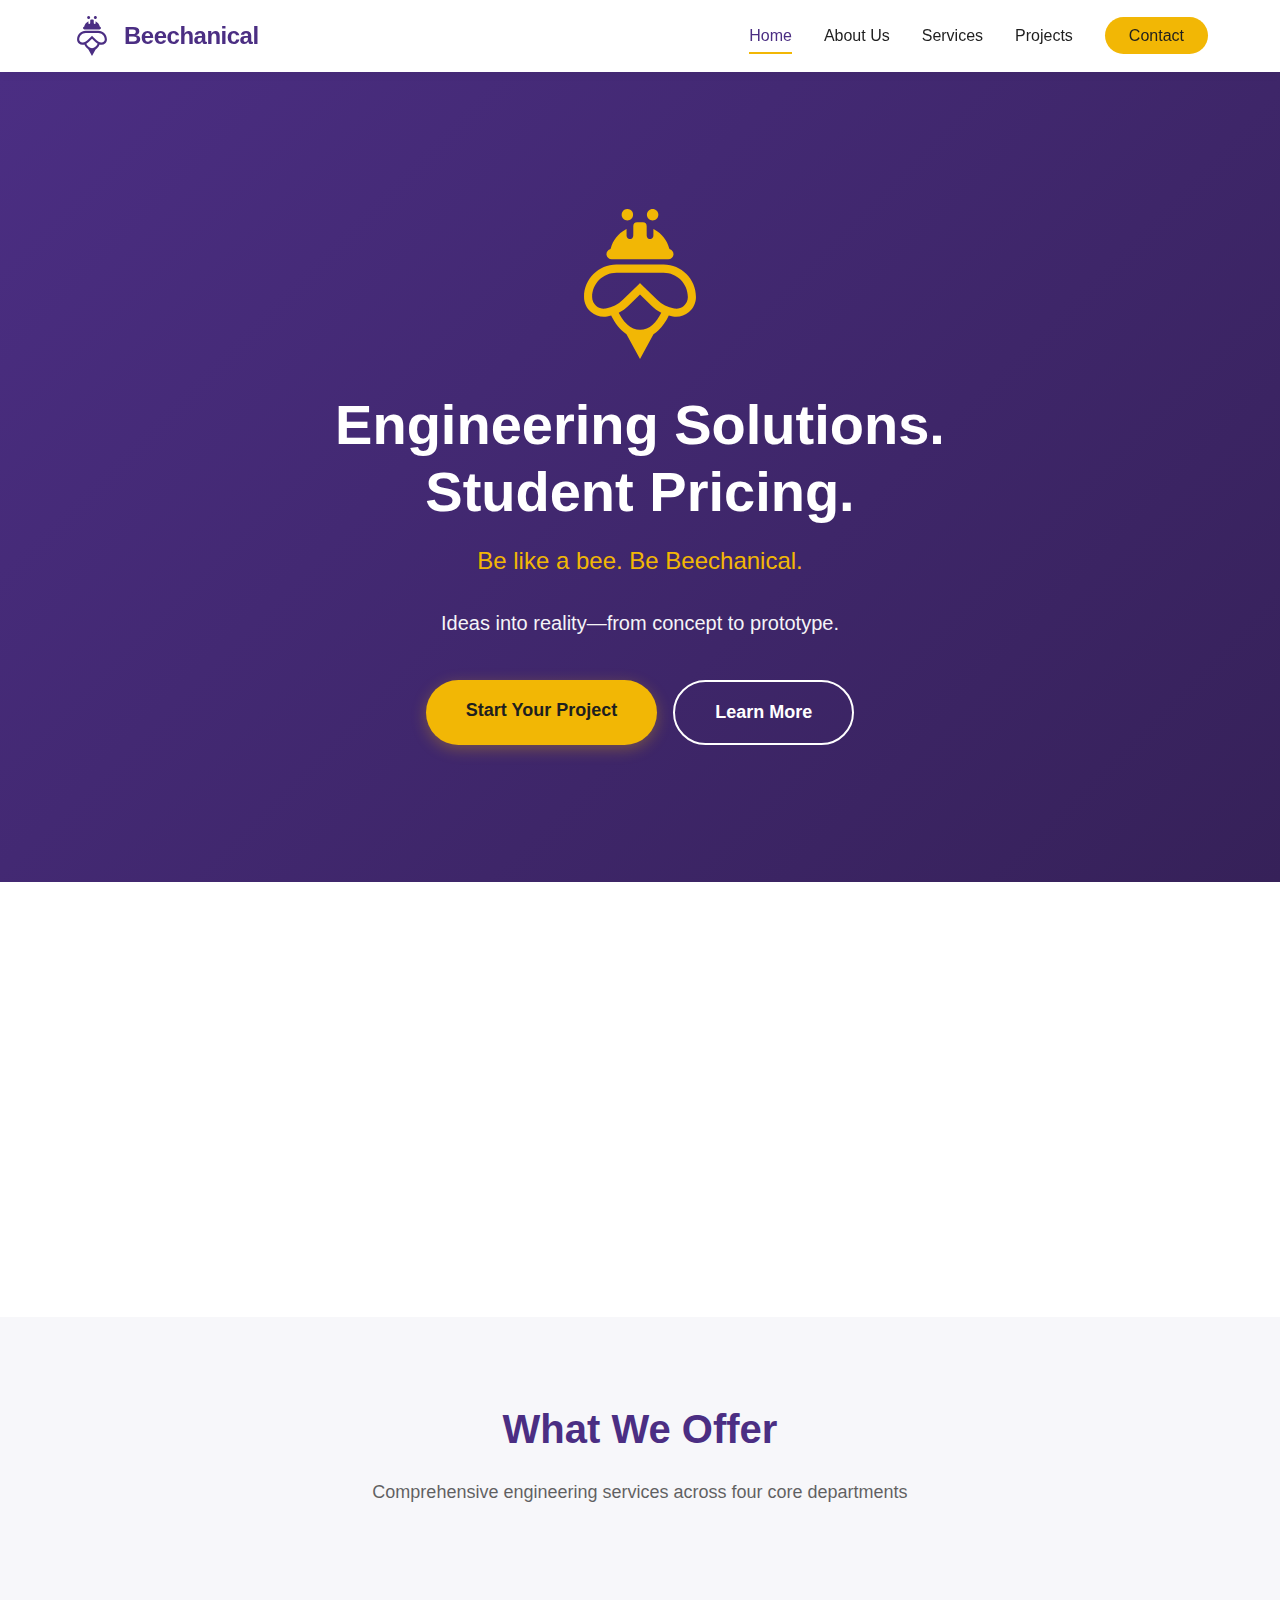
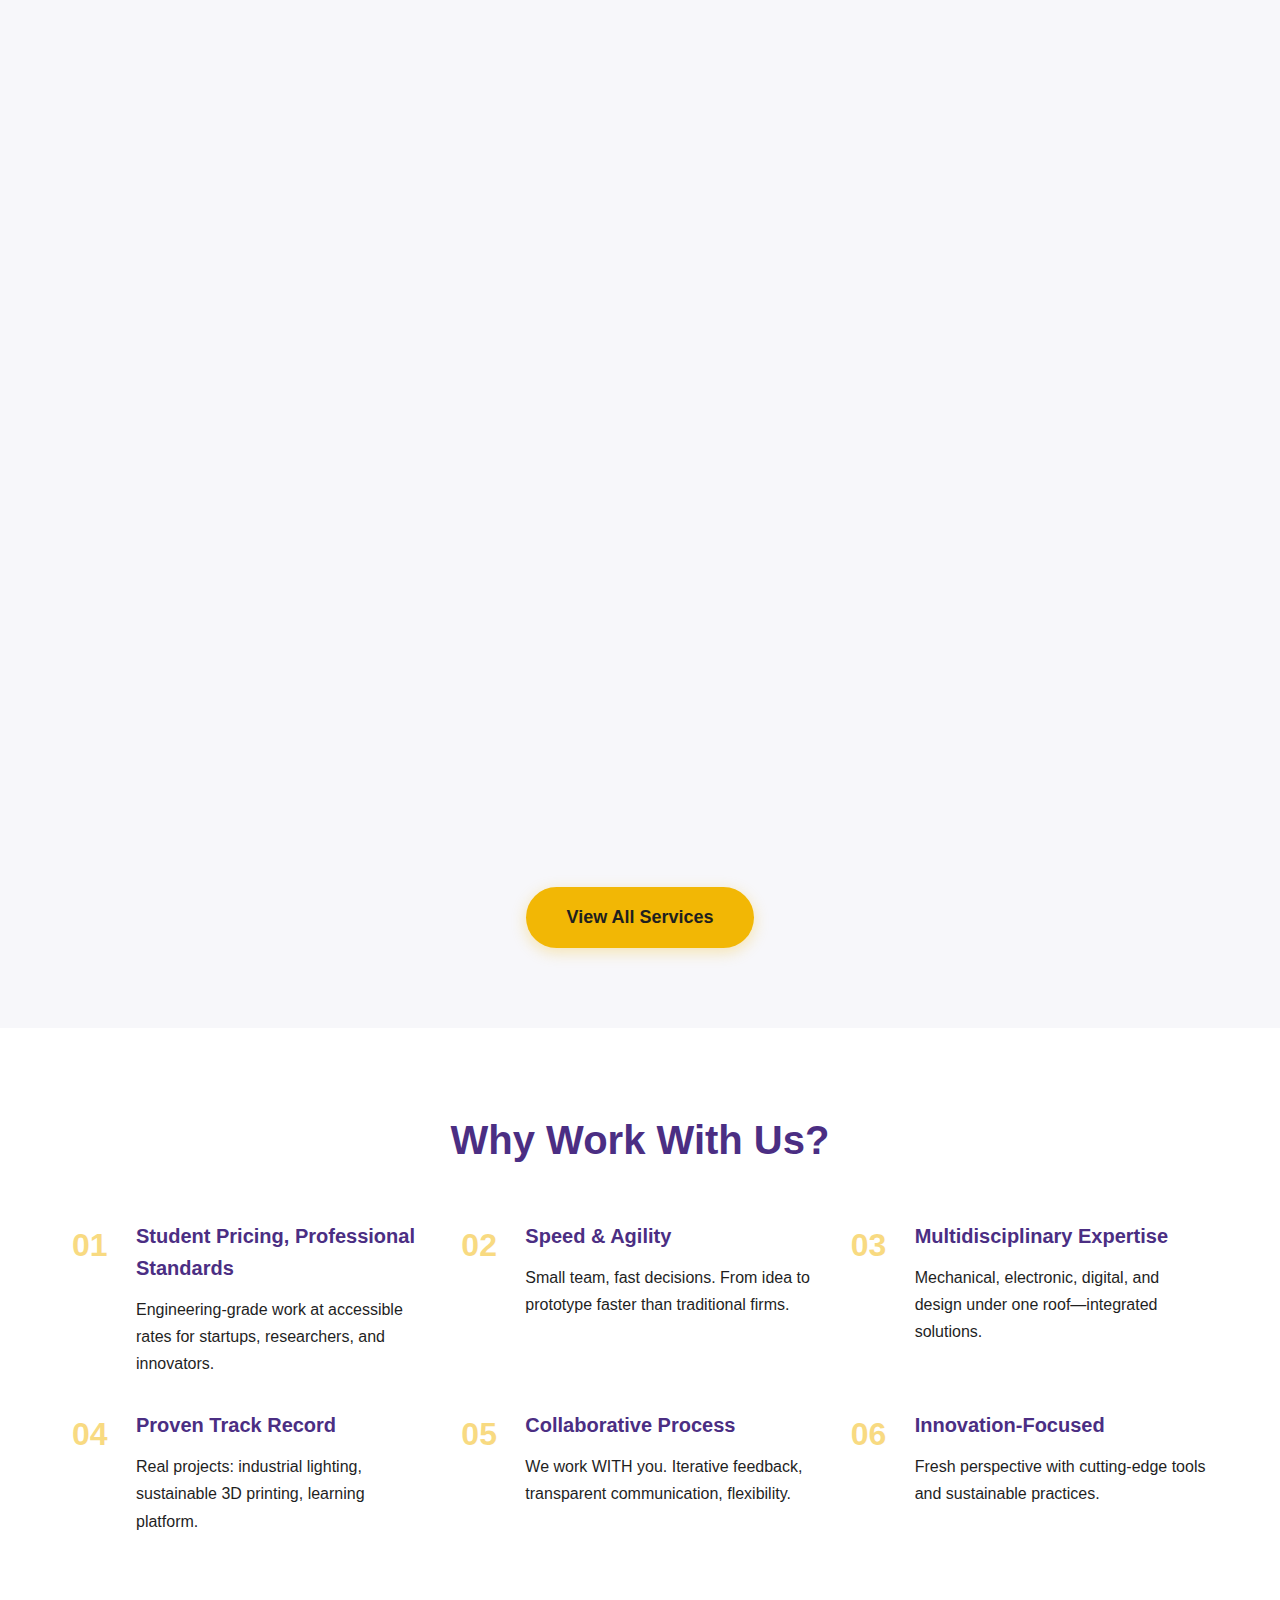
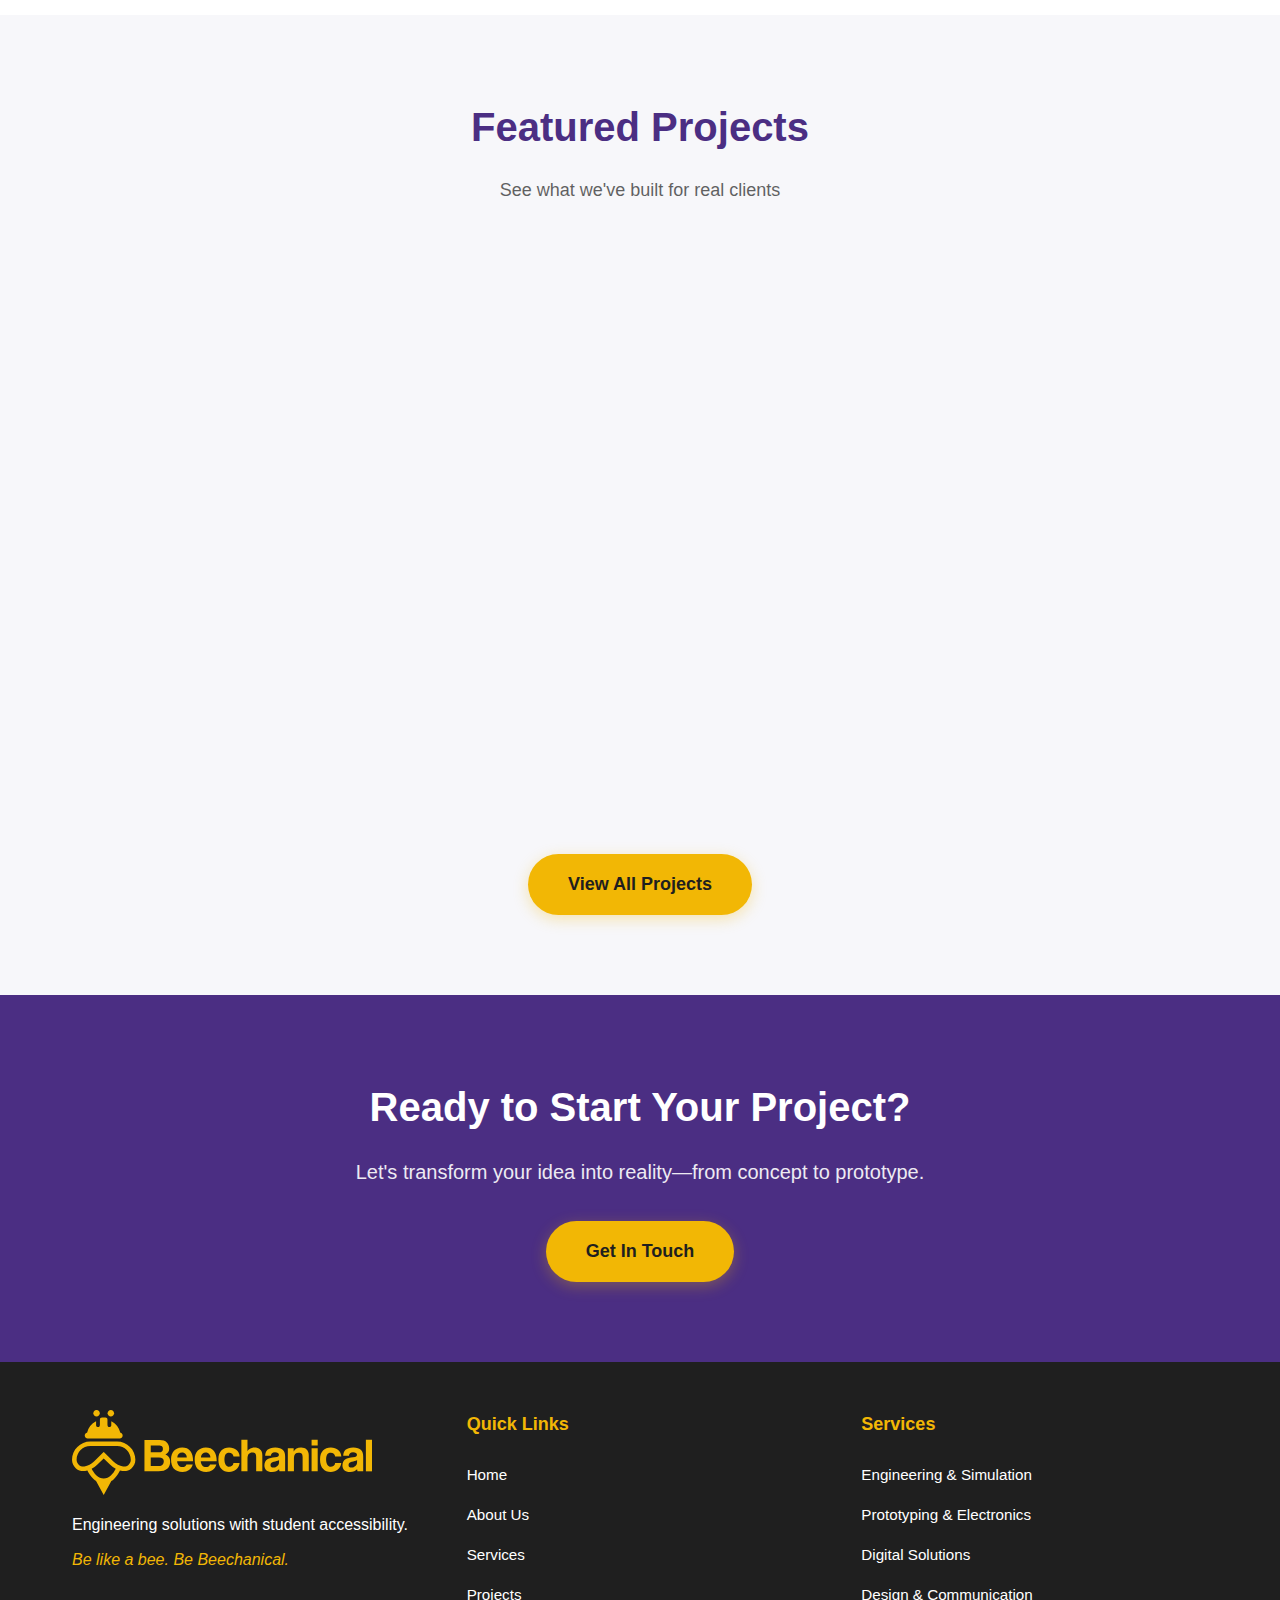
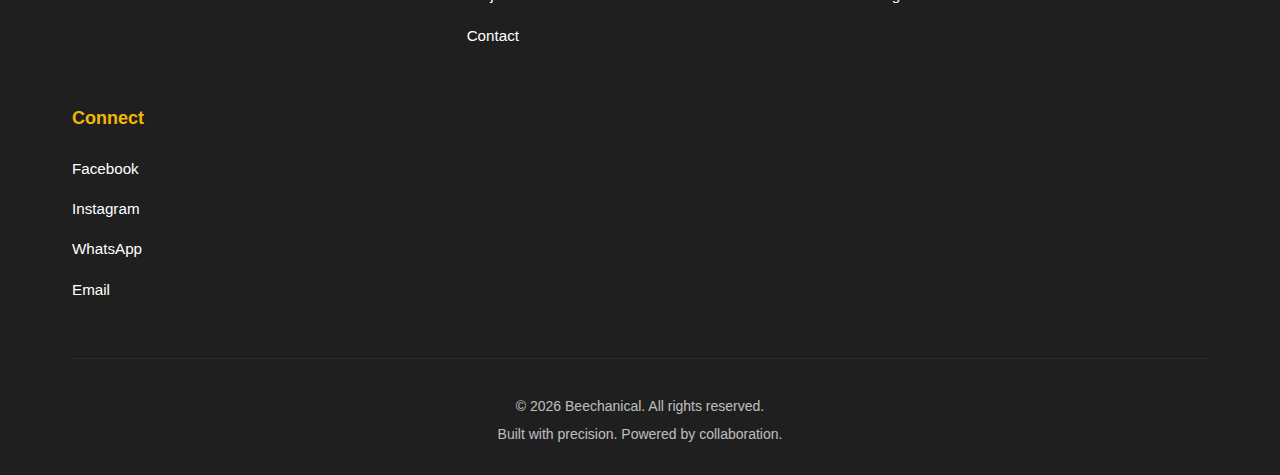
<file: index.html>
<!DOCTYPE html>
<html lang="en">
<head>
    <meta charset="UTF-8">
    <meta name="viewport" content="width=device-width, initial-scale=1.0">
    <title>Beechanical — Engineering Solutions. Student Pricing.</title>
    <link rel="stylesheet" href="https://cdnjs.cloudflare.com/ajax/libs/font-awesome/6.4.0/css/all.min.css">
    <link rel="stylesheet" href="styles.css">
</head>
<body>

    <!-- Navigation Bar -->
    <nav class="navbar">
        <div class="nav-container">
            <a href="index.html" class="logo">
                <svg class="logo-svg" viewBox="0 0 806 1080" xmlns="http://www.w3.org/2000/svg">
                    <style>
                        .logo-fill { fill: #4B2E83; }
                    </style>
                    <g>
                        <path class="logo-fill" d="M312.1,82.1c22.7,0,41.1-18.4,41.1-41.1c0-22.7-18.4-41.1-41.1-41.1S271,18.4,271,41.1 C271,63.7,289.4,82.1,312.1,82.1z"/>
                        <path class="logo-fill" d="M493.9,82.1c22.7,0,41.1-18.4,41.1-41.1C535,18.4,516.6,0,493.9,0s-41.1,18.4-41.1,41.1 C452.9,63.7,471.2,82.1,493.9,82.1z"/>
                        <path class="logo-fill" d="M572.8,400.3H423.5h-40.9H233.1C104.6,400.3,0,504.9,0,633.4c0,42,18.4,81.7,50.5,108.8 c26,22,58.5,33.7,92,33.7c7.9,0,15.8-0.7,23.8-2c9.9-1.7,19.6-3.9,29.2-6.5c12.4,26.2,36,67.6,74.8,106.1 c10.8,10.7,22.7,20,35.4,27.7L403,1080l97-178.1c12.3-7.4,23.9-16.2,34.4-26.5c31.3-30.4,56.8-66.7,76-107.9 c9.6,2.7,19.4,4.9,29.4,6.5c7.9,1.3,15.9,2,23.7,2c33.4,0,66-11.8,92-33.7c32.1-27.1,50.5-66.8,50.5-108.8 C806,504.9,701.4,400.3,572.8,400.3z M493.8,833.6c-50.5,49-132.4,48.4-182.6-1.4c-31-30.7-50.6-64.1-61.3-85.9 c25.6-13.1,49.2-30.1,70.2-50.5l82.9-81l82.9,81c20.9,20.5,44.5,37.4,70.1,50.5C540,779.7,519.2,809,493.8,833.6z M717.8,697.7 c-19,16-43.9,22.9-68.4,18.8c-46.6-7.8-89.1-29.4-122.9-62.4L407.4,537.6l-4.3-4.4l-0.1,0.1l-0.1-0.1l-4.3,4.4L279.4,654.1 c-33.8,33-76.3,54.6-122.9,62.4c-24.5,4.1-49.4-2.7-68.4-18.8c-19-16-29.8-39.5-29.8-64.3c0-96.4,78.4-174.8,174.8-174.8h149.4 h40.9h149.4c96.4,0,174.8,78.4,174.8,174.8C747.7,658.3,736.8,681.7,717.8,697.7z"/>
                        <path class="logo-fill" d="M198.9,361.3c68,0,136.1,0.1,204.1,0.1s136,0,204.1-0.1c18.7,0,33.5-12.5,36.6-30.5 c3-17.1-7.5-33.7-24.6-40.2c-2.3-0.9-4.8-3.8-5.5-6.3c-16.5-60.8-52.3-106.4-107.3-137.1c-1.9-1.1-3.9-1.9-6.9-3.4 c0,16.9,0.2,32.9-0.1,48.8c-0.2,11.3-7.4,20.2-18.1,23.2c-9.8,2.7-20.9-1.3-26-10.5c-2.4-4.4-3.8-9.9-3.9-15 c-0.4-22.3-0.2-44.7-0.2-67c0-17.9-9.4-27.3-27.5-27.3c-6.9,0-13.8,0-20.7,0s-13.8,0-20.7,0c-18,0-27.4,9.4-27.5,27.3 c0,22.4,0.2,44.7-0.2,67c-0.1,5-1.5,10.6-3.9,15c-5.1,9.1-16.2,13.1-26,10.5c-10.7-2.9-17.9-11.9-18.1-23.2 c-0.2-15.9-0.1-31.9-0.1-48.8c-3,1.5-5,2.3-6.9,3.4c-55,30.6-90.8,76.2-107.3,137.1c-0.7,2.5-3.1,5.4-5.5,6.3 c-17.2,6.5-27.6,23.1-24.6,40.2C165.4,348.7,180.2,361.3,198.9,361.3z"/>
                    </g>
                </svg>
                <span class="logo-text">Beechanical</span>
            </a>
            
            <button class="nav-toggle" id="navToggle">
                <span></span>
                <span></span>
                <span></span>
            </button>

            <ul class="nav-menu" id="navMenu">
                <li><a href="index.html" class="nav-link active">Home</a></li>
                <li><a href="about.html" class="nav-link">About Us</a></li>
                <li><a href="services.html" class="nav-link">Services</a></li>
                <li><a href="projects.html" class="nav-link">Projects</a></li>
                <li><a href="contact.html" class="nav-link nav-cta">Contact</a></li>
            </ul>
        </div>
    </nav>

    <!-- Hero Section -->
    <section class="hero">
        <!-- Left Triangles -->
        <div class="triangles-container triangles-left">
            <div class="triangle triangle-1"></div>
            <div class="triangle triangle-2"></div>
            <div class="triangle triangle-3"></div>
            <div class="triangle triangle-4"></div>
            <div class="triangle triangle-5"></div>
        </div>

        <!-- Right Triangles -->
        <div class="triangles-container triangles-right">
            <div class="triangle triangle-1"></div>
            <div class="triangle triangle-2"></div>
            <div class="triangle triangle-3"></div>
            <div class="triangle triangle-4"></div>
            <div class="triangle triangle-5"></div>
        </div>

        <div class="container">
            <div class="hero-content">
                <!-- Vertical Logo -->
                <div class="hero-logo">
                    <svg class="hero-logo-svg" viewBox="0 0 806 1080" xmlns="http://www.w3.org/2000/svg">
                        <style>
                            .hero-logo-fill { fill: #F2B705; }
                        </style>
                        <g>
                            <path class="hero-logo-fill" d="M312.1,82.1c22.7,0,41.1-18.4,41.1-41.1c0-22.7-18.4-41.1-41.1-41.1S271,18.4,271,41.1 C271,63.7,289.4,82.1,312.1,82.1z"/>
                            <path class="hero-logo-fill" d="M493.9,82.1c22.7,0,41.1-18.4,41.1-41.1C535,18.4,516.6,0,493.9,0s-41.1,18.4-41.1,41.1 C452.9,63.7,471.2,82.1,493.9,82.1z"/>
                            <path class="hero-logo-fill" d="M572.8,400.3H423.5h-40.9H233.1C104.6,400.3,0,504.9,0,633.4c0,42,18.4,81.7,50.5,108.8 c26,22,58.5,33.7,92,33.7c7.9,0,15.8-0.7,23.8-2c9.9-1.7,19.6-3.9,29.2-6.5c12.4,26.2,36,67.6,74.8,106.1 c10.8,10.7,22.7,20,35.4,27.7L403,1080l97-178.1c12.3-7.4,23.9-16.2,34.4-26.5c31.3-30.4,56.8-66.7,76-107.9 c9.6,2.7,19.4,4.9,29.4,6.5c7.9,1.3,15.9,2,23.7,2c33.4,0,66-11.8,92-33.7c32.1-27.1,50.5-66.8,50.5-108.8 C806,504.9,701.4,400.3,572.8,400.3z M493.8,833.6c-50.5,49-132.4,48.4-182.6-1.4c-31-30.7-50.6-64.1-61.3-85.9 c25.6-13.1,49.2-30.1,70.2-50.5l82.9-81l82.9,81c20.9,20.5,44.5,37.4,70.1,50.5C540,779.7,519.2,809,493.8,833.6z M717.8,697.7 c-19,16-43.9,22.9-68.4,18.8c-46.6-7.8-89.1-29.4-122.9-62.4L407.4,537.6l-4.3-4.4l-0.1,0.1l-0.1-0.1l-4.3,4.4L279.4,654.1 c-33.8,33-76.3,54.6-122.9,62.4c-24.5,4.1-49.4-2.7-68.4-18.8c-19-16-29.8-39.5-29.8-64.3c0-96.4,78.4-174.8,174.8-174.8h149.4 h40.9h149.4c96.4,0,174.8,78.4,174.8,174.8C747.7,658.3,736.8,681.7,717.8,697.7z"/>
                            <path class="hero-logo-fill" d="M198.9,361.3c68,0,136.1,0.1,204.1,0.1s136,0,204.1-0.1c18.7,0,33.5-12.5,36.6-30.5 c3-17.1-7.5-33.7-24.6-40.2c-2.3-0.9-4.8-3.8-5.5-6.3c-16.5-60.8-52.3-106.4-107.3-137.1c-1.9-1.1-3.9-1.9-6.9-3.4 c0,16.9,0.2,32.9-0.1,48.8c-0.2,11.3-7.4,20.2-18.1,23.2c-9.8,2.7-20.9-1.3-26-10.5c-2.4-4.4-3.8-9.9-3.9-15 c-0.4-22.3-0.2-44.7-0.2-67c0-17.9-9.4-27.3-27.5-27.3c-6.9,0-13.8,0-20.7,0s-13.8,0-20.7,0c-18,0-27.4,9.4-27.5,27.3 c0,22.4,0.2,44.7-0.2,67c-0.1,5-1.5,10.6-3.9,15c-5.1,9.1-16.2,13.1-26,10.5c-10.7-2.9-17.9-11.9-18.1-23.2 c-0.2-15.9-0.1-31.9-0.1-48.8c-3,1.5-5,2.3-6.9,3.4c-55,30.6-90.8,76.2-107.3,137.1c-0.7,2.5-3.1,5.4-5.5,6.3 c-17.2,6.5-27.6,23.1-24.6,40.2C165.4,348.7,180.2,361.3,198.9,361.3z"/>
                        </g>
                    </svg>
                </div>
                
                <h1>Engineering Solutions.<br>Student Pricing.</h1>
                <p class="slogan">Be like a bee. Be Beechanical.</p>
                <p class="hero-description">
                    Ideas into reality—from concept to prototype.
                </p>
                <div class="hero-buttons">
                    <a href="contact.html" class="cta-button">Start Your Project</a>
                    <a href="about.html" class="cta-button-outline">Learn More</a>
                </div>
            </div>
        </div>

        <!-- Animated Hexagonal Background -->
        <canvas id="hexagonCanvas" class="hero-pattern"></canvas>
    </section>

    <!-- Quick Stats Section -->
    <section class="stats-section">
        <div class="container">
            <div class="stats-grid">
                <div class="stat-card">
                    <div class="stat-icon"><i class="fas fa-users"></i></div>
                    <div class="stat-number">5+</div>
                    <div class="stat-title">Engineers</div>
                    <p>Mechanical, Electronic, Energy Systems and Embedded Systems</p>
                </div>
                <div class="stat-card">
                    <div class="stat-icon"><i class="fas fa-layer-group"></i></div>
                    <div class="stat-number">4</div>
                    <div class="stat-title">Core Departments</div>
                    <p>Integrated engineering solutions</p>
                </div>
                <div class="stat-card">
                    <div class="stat-icon"><i class="fas fa-wallet"></i></div>
                    <div class="stat-number">Student</div>
                    <div class="stat-title">Pricing</div>
                    <p>Professional quality, accessible rates</p>
                </div>
            </div>
        </div>
    </section>

    <!-- What We Offer - Overview -->
    <section class="services-overview">
        <div class="container">
            <h2>What We Offer</h2>
            <p class="section-subtitle">Comprehensive engineering services across four core departments</p>

            <div class="services-grid">
                <div class="service-card">
                    <div class="service-icon"><i class="fas fa-wrench"></i></div>
                    <h3>Engineering & Simulation</h3>
                    <p>3D CAD modeling, mechanical simulation, CFD analysis, energetic studies, thermal analysis, and design optimization.</p>
                    <a href="services.html#engineering" class="service-link">Learn More →</a>
                </div>

                <div class="service-card">
                    <div class="service-icon"><i class="fas fa-bolt"></i></div>
                    <h3>Prototyping & Electronics</h3>
                    <p>Rapid prototyping, 3D printing, PCB design, and mechatronic integration.</p>
                    <a href="services.html#prototyping" class="service-link">Learn More →</a>
                </div>

                <div class="service-card">
                    <div class="service-icon"><i class="fas fa-laptop"></i></div>
                    <h3>Digital Solutions</h3>
                    <p>Web platforms, Applications, and Automation Scripts.</p>
                    <a href="services.html#digital" class="service-link">Learn More →</a>
                </div>

                <div class="service-card">
                    <div class="service-icon"><i class="fas fa-palette"></i></div>
                    <h3>Design & Communication</h3>
                    <p>Visual identity, technical presentations, and branding.</p>
                    <a href="services.html#design" class="service-link">Learn More →</a>
                </div>
            </div>

            <div class="cta-center">
                <a href="services.html" class="cta-button">View All Services</a>
            </div>
        </div>
    </section>

    <!-- Why Choose Us -->
    <section class="why-section">
        <div class="container">
            <h2>Why Work With Us?</h2>
            
            <div class="why-grid">
                <div class="why-item">
                    <div class="why-number">01</div>
                    <h3>Student Pricing, Professional Standards</h3>
                    <p>Engineering-grade work at accessible rates for startups, researchers, and innovators.</p>
                </div>

                <div class="why-item">
                    <div class="why-number">02</div>
                    <h3>Speed & Agility</h3>
                    <p>Small team, fast decisions. From idea to prototype faster than traditional firms.</p>
                </div>

                <div class="why-item">
                    <div class="why-number">03</div>
                    <h3>Multidisciplinary Expertise</h3>
                    <p>Mechanical, electronic, digital, and design under one roof—integrated solutions.</p>
                </div>

                <div class="why-item">
                    <div class="why-number">04</div>
                    <h3>Proven Track Record</h3>
                    <p>Real projects: industrial lighting, sustainable 3D printing, learning platform.</p>
                </div>

                <div class="why-item">
                    <div class="why-number">05</div>
                    <h3>Collaborative Process</h3>
                    <p>We work WITH you. Iterative feedback, transparent communication, flexibility.</p>
                </div>

                <div class="why-item">
                    <div class="why-number">06</div>
                    <h3>Innovation-Focused</h3>
                    <p>Fresh perspective with cutting-edge tools and sustainable practices.</p>
                </div>
            </div>
        </div>
    </section>

    <!-- Featured Projects Preview -->
    <section class="projects-preview">
        <div class="container">
            <h2>Featured Projects</h2>
            <p class="section-subtitle">See what we've built for real clients</p>

            <div class="projects-grid">
                <div class="project-card">
                    <div class="project-image"><i class="fas fa-lightbulb"></i></div>
                    <div class="project-content">
                        <h3>Industrial Lamp Development</h3>
                        <p class="project-subtitle">In collaboration with industrial partner</p>
                        <p>Advanced mechanical design and thermal simulation for next-generation lighting.</p>
                        <div class="project-tags">
                            <span class="tag">Product Design</span>
                            <span class="tag">Prototyping</span>
                        </div>
                    </div>
                </div>

                <div class="project-card">
                    <div class="project-image"><i class="fas fa-recycle"></i></div>
                    <div class="project-content">
                        <h3>PET Recycling 3D Printer</h3>
                        <p class="project-subtitle">Sustainable manufacturing</p>
                        <p>Complete system combining bottle recycling with additive manufacturing.</p>
                        <div class="project-tags">
                            <span class="tag">Sustainability</span>
                            <span class="tag">Mechatronics</span>
                        </div>
                    </div>
                </div>

                <div class="project-card">
                    <div class="project-image"><i class="fas fa-book"></i></div>
                    <div class="project-content">
                        <h3>SolidWorks Learning Platform</h3>
                        <p class="project-subtitle">80+ users</p>
                        <p>Interactive platform with automated validation and tutorial videos.</p>
                        <div class="project-tags">
                            <span class="tag">Digital Platform</span>
                            <span class="tag">Education</span>
                        </div>
                    </div>
                </div>
            </div>

            <div class="cta-center">
                <a href="projects.html" class="cta-button">View All Projects</a>
            </div>
        </div>
    </section>

    <!-- CTA Section -->
    <section class="cta-section">
        <div class="container">
            <h2>Ready to Start Your Project?</h2>
            <p>Let's transform your idea into reality—from concept to prototype.</p>
            <a href="contact.html" class="cta-button">Get In Touch</a>
        </div>
    </section>

    <!-- Footer -->
    <footer>
        <div class="container">
            <div class="footer-content">
                <div class="footer-column">
                    <div class="footer-logo">
                        <img src="Full Logo Horizontal 2.svg" alt="Beechanical Logo" class="footer-logo-svg">
                    </div>
                    <p>Engineering solutions with student accessibility.</p>
                    <p class="footer-slogan">Be like a bee. Be Beechanical.</p>
                </div>

                <div class="footer-column">
                    <h4>Quick Links</h4>
                    <ul class="footer-links">
                        <li><a href="index.html">Home</a></li>
                        <li><a href="about.html">About Us</a></li>
                        <li><a href="services.html">Services</a></li>
                        <li><a href="projects.html">Projects</a></li>
                        <li><a href="contact.html">Contact</a></li>
                    </ul>
                </div>

                <div class="footer-column">
                    <h4>Services</h4>
                    <ul class="footer-links">
                        <li><a href="services.html#engineering">Engineering & Simulation</a></li>
                        <li><a href="services.html#prototyping">Prototyping & Electronics</a></li>
                        <li><a href="services.html#digital">Digital Solutions</a></li>
                        <li><a href="services.html#design">Design & Communication</a></li>
                    </ul>
                </div>

                <div class="footer-column">
                    <h4>Connect</h4>
                    <ul class="footer-links">
                        <li><a href="https://www.facebook.com/profile.php?id=61587474098991" target="_blank" rel="noopener noreferrer">Facebook</a></li>
                        <li><a href="https://www.instagram.com/beechanical?igsh=MTV1NjdrMGpjdzF3bg%3D%3D" target="_blank" rel="noopener noreferrer">Instagram</a></li>
                        <li><a href="https://wa.me/213697341170" target="_blank" rel="noopener noreferrer">WhatsApp</a></li>
                        <li><a href="https://mail.google.com/mail/?view=cm&fs=1&to=beechanical5@gmail.com&su=Beechanical%20Project%20Inquiry" target="_blank" rel="noopener noreferrer">Email</a></li>
                    </ul>
                </div>
            </div>

            <div class="footer-bottom">
                <p>© 2026 Beechanical. All rights reserved.</p>
                <p>Built with precision. Powered by collaboration.</p>
            </div>
        </div>
    </footer>

    <script src="script.js"></script>

</body>
</html>
</file>
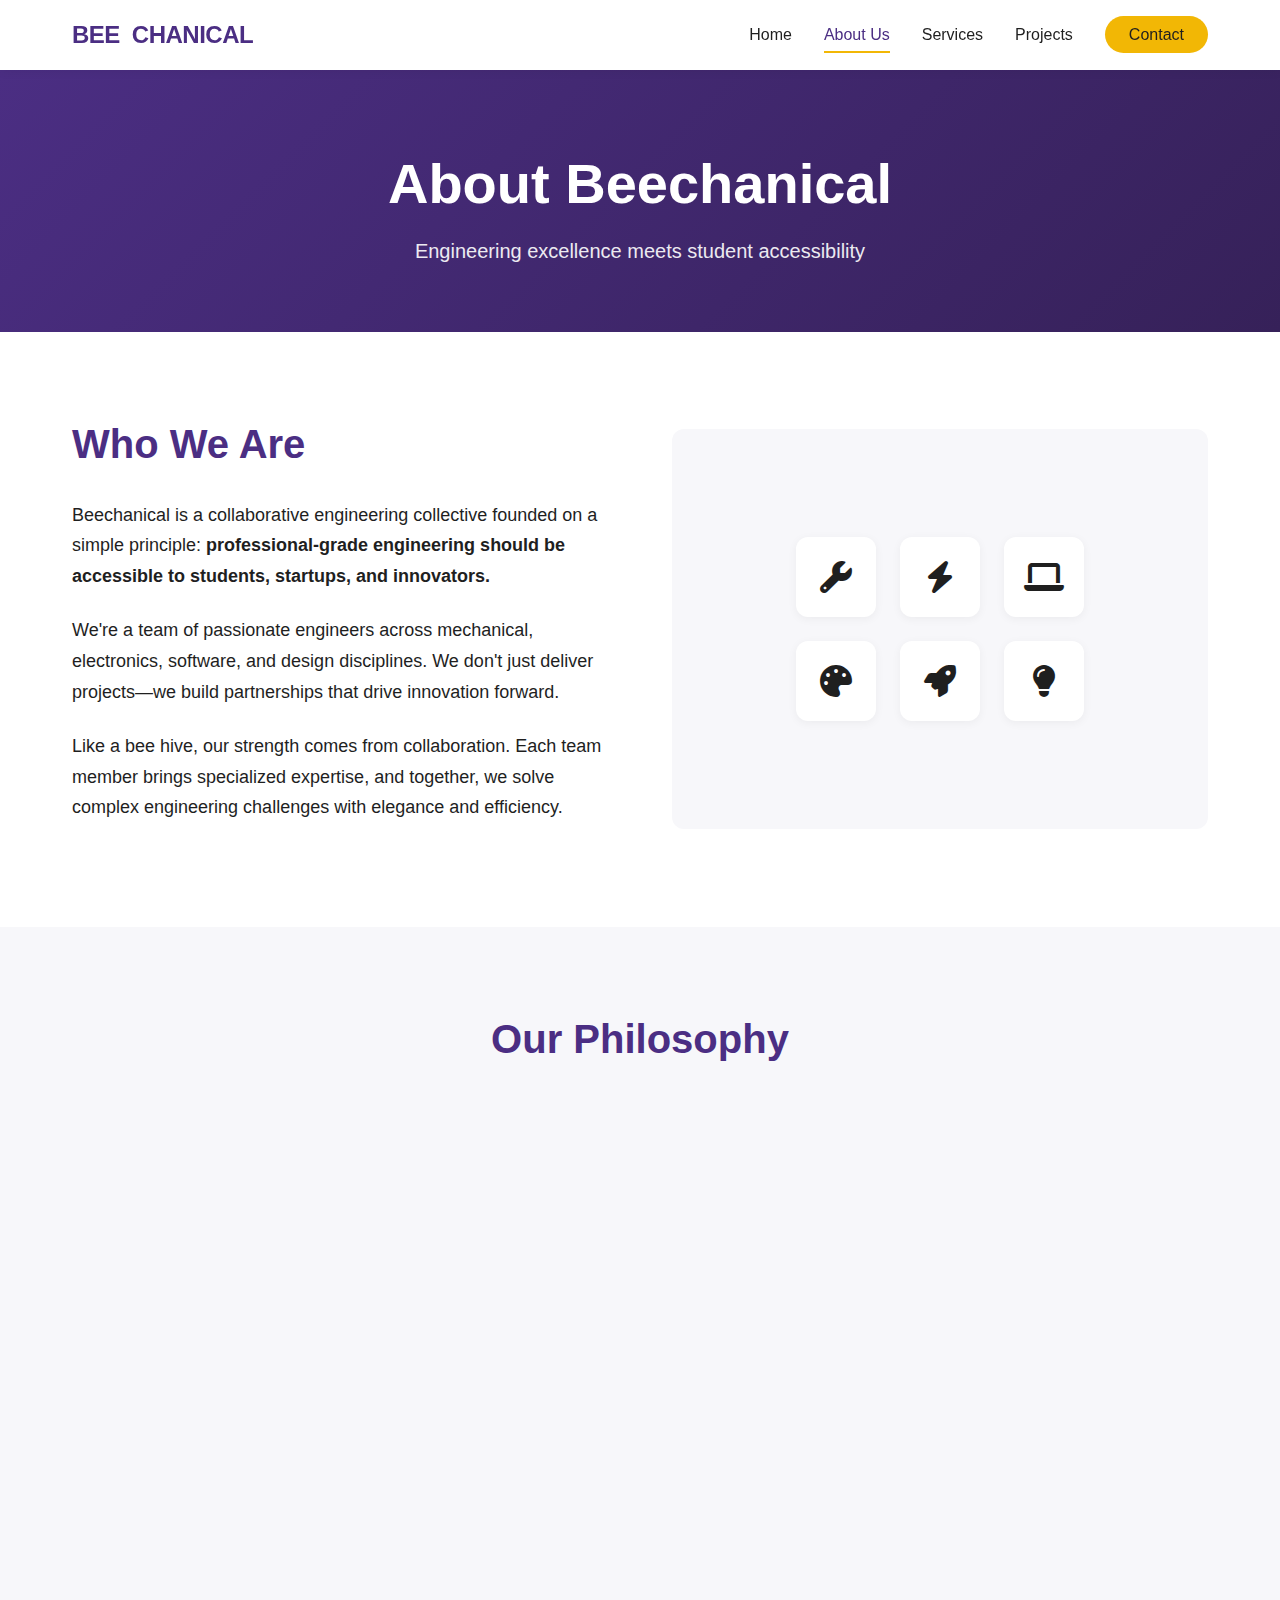
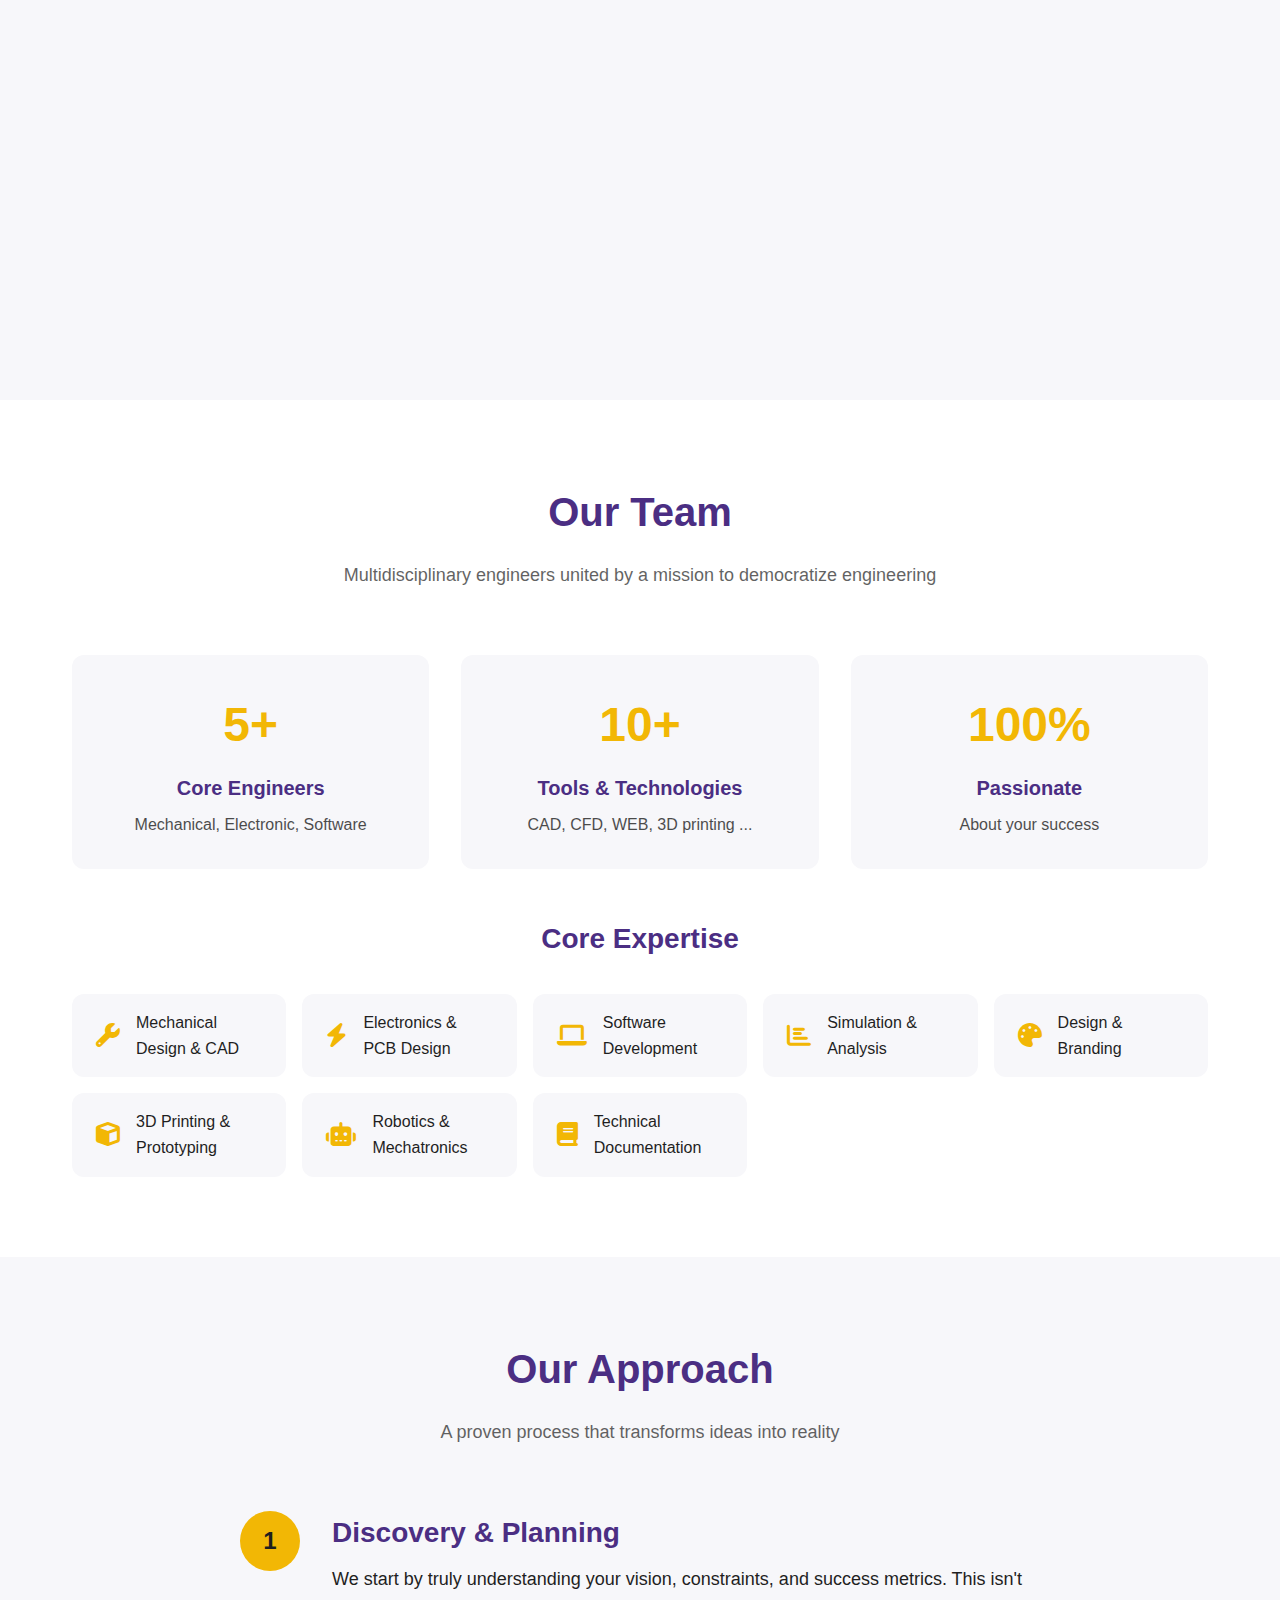
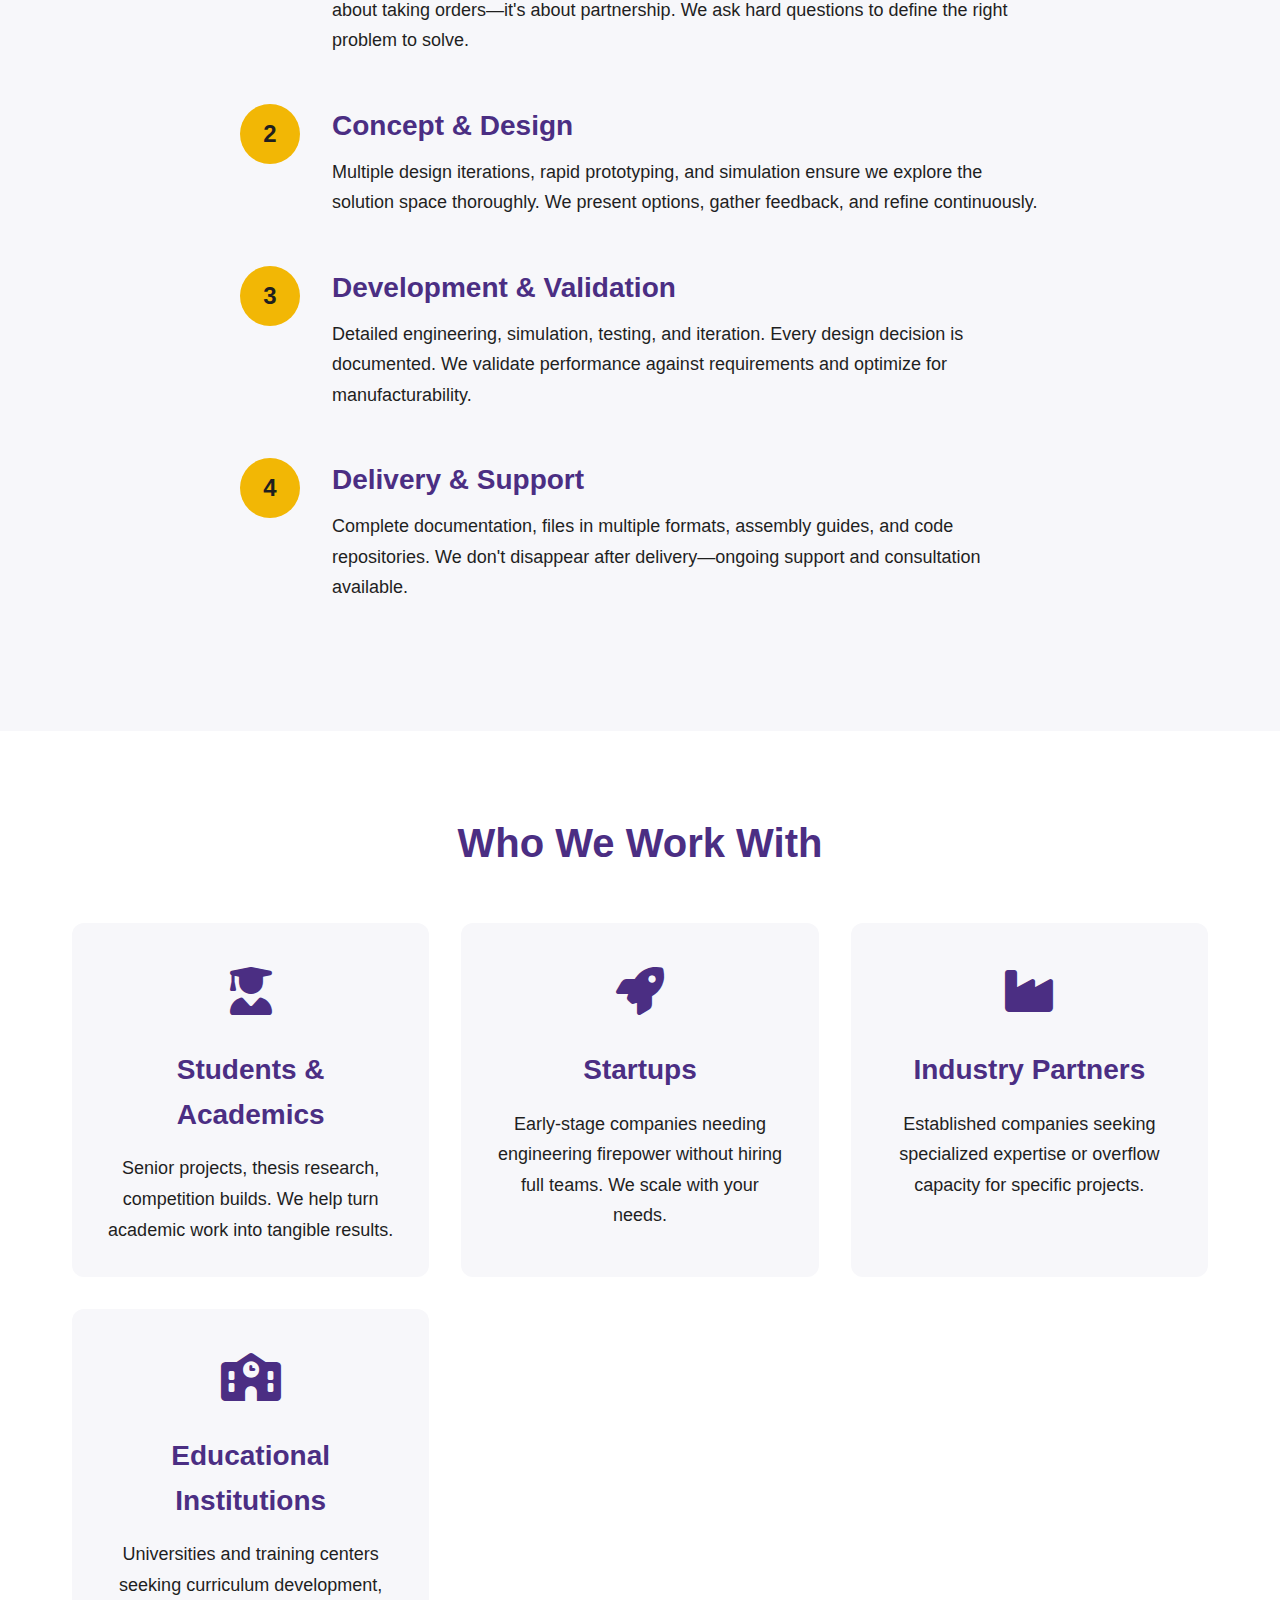
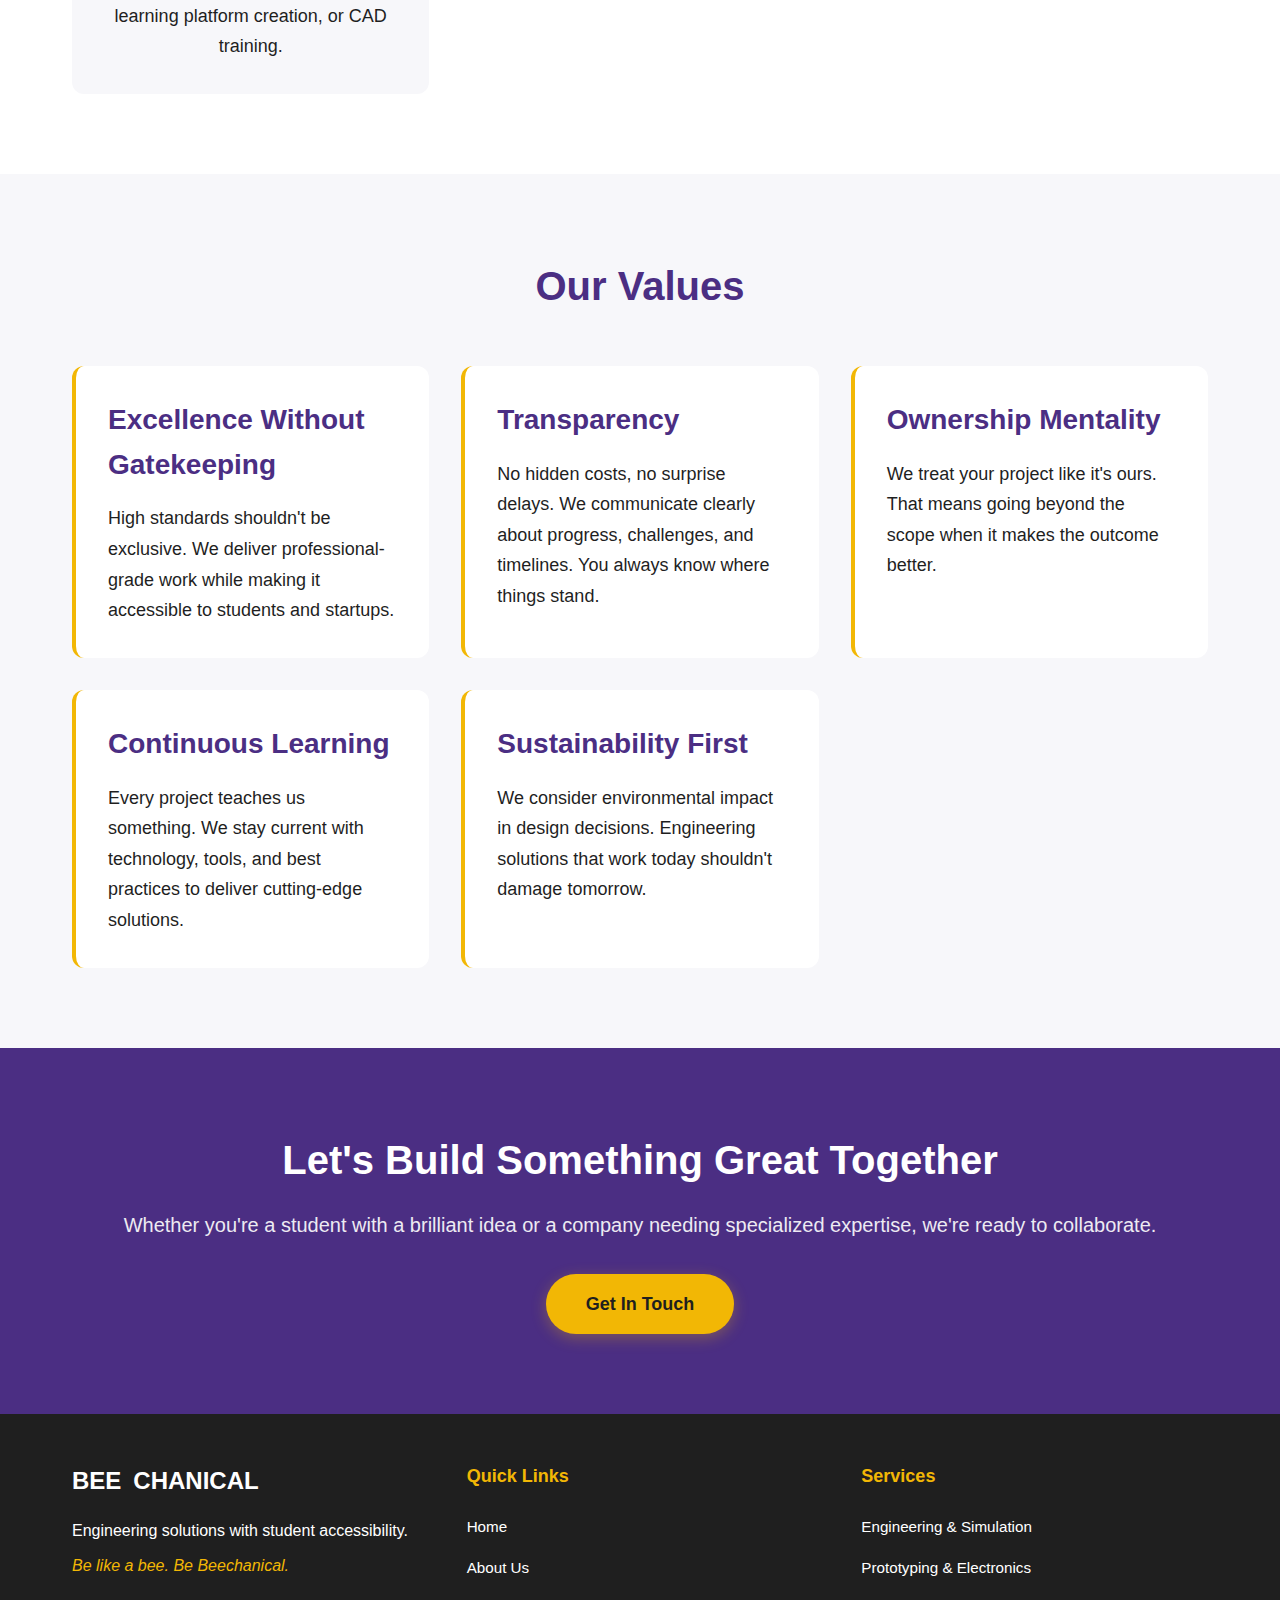
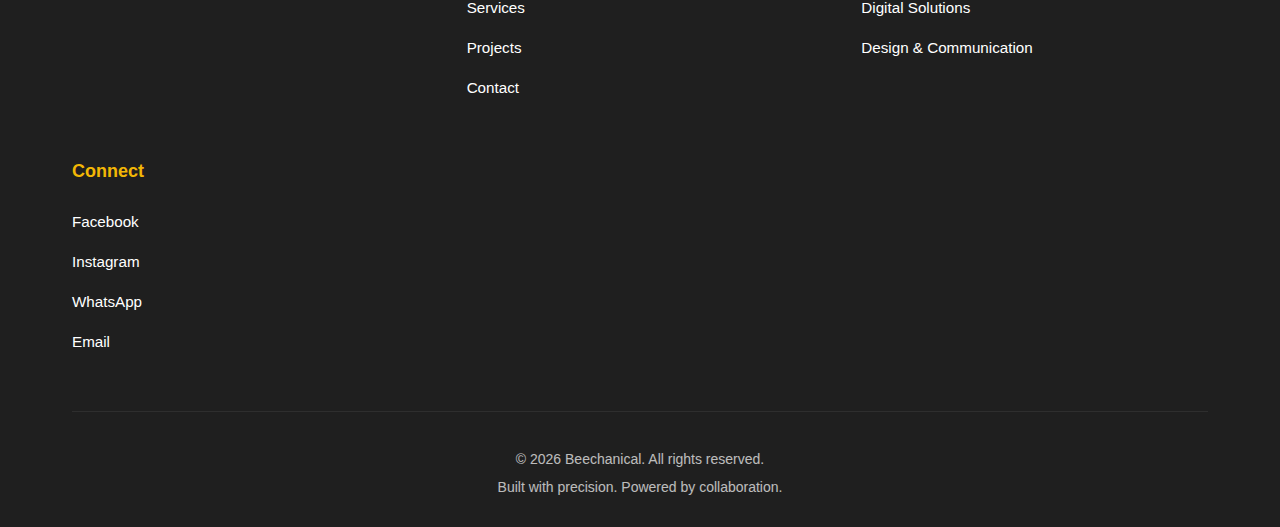
<file: about.html>
<!DOCTYPE html>
<html lang="en">
<head>
    <meta charset="UTF-8">
    <meta name="viewport" content="width=device-width, initial-scale=1.0">
    <title>About Us — Beechanical</title>
    <link rel="stylesheet" href="https://cdnjs.cloudflare.com/ajax/libs/font-awesome/6.4.0/css/all.min.css">
    <link rel="stylesheet" href="styles.css">
</head>
<body>

    <!-- Navigation Bar -->
    <nav class="navbar">
        <div class="nav-container">
            <a href="index.html" class="logo">BEE<span>CHANICAL</span></a>
            
            <button class="nav-toggle" id="navToggle">
                <span></span>
                <span></span>
                <span></span>
            </button>

            <ul class="nav-menu" id="navMenu">
                <li><a href="index.html" class="nav-link">Home</a></li>
                <li><a href="about.html" class="nav-link active">About Us</a></li>
                <li><a href="services.html" class="nav-link">Services</a></li>
                <li><a href="projects.html" class="nav-link">Projects</a></li>
                <li><a href="contact.html" class="nav-link nav-cta">Contact</a></li>
            </ul>
        </div>
    </nav>

    <!-- Page Header -->
    <section class="page-header">
        <div class="container">
            <h1>About Beechanical</h1>
            <p class="page-subtitle">Engineering excellence meets student accessibility</p>
        </div>
    </section>

    <!-- About Intro -->
    <section class="about-intro">
        <div class="container">
            <div class="about-grid">
                <div class="about-content">
                    <h2>Who We Are</h2>
                    <div class="about-text">
                        <p>Beechanical is a collaborative engineering collective founded on a simple principle: <strong>professional-grade engineering should be accessible to students, startups, and innovators.</strong></p>
                        
                        <p>We're a team of passionate engineers across mechanical, electronics, software, and design disciplines. We don't just deliver projects—we build partnerships that drive innovation forward.</p>
                        
                        <p>Like a bee hive, our strength comes from collaboration. Each team member brings specialized expertise, and together, we solve complex engineering challenges with elegance and efficiency.</p>
                    </div>
                </div>

                <div class="visual-placeholder">
                    <div class="hexagon-pattern">
                        <div class="hex-element"><i class="fas fa-wrench"></i></div>
                        <div class="hex-element"><i class="fas fa-bolt"></i></div>
                        <div class="hex-element"><i class="fas fa-laptop"></i></div>
                        <div class="hex-element"><i class="fas fa-palette"></i></div>
                        <div class="hex-element"><i class="fas fa-rocket"></i></div>
                        <div class="hex-element"><i class="fas fa-lightbulb"></i></div>
                    </div>
                </div>
            </div>
        </div>
    </section>

    <!-- Philosophy Section -->
    <section class="philosophy-section">
        <div class="container">
            <h2>Our Philosophy</h2>
            
            <div class="philosophy-grid">
                <div class="philosophy-card">
                    <div class="philosophy-icon"><i class="fas fa-bullseye"></i></div>
                    <h3>Precision First</h3>
                    <p>Every project is an opportunity to set new standards. We sweat the details because good engineering is in the details.</p>
                </div>

                <div class="philosophy-card">
                    <div class="philosophy-icon"><i class="fas fa-handshake"></i></div>
                    <h3>Collaborative Growth</h3>
                    <p>We believe in iterative development with our clients. Your feedback shapes every phase of the project.</p>
                </div>

                <div class="philosophy-card">
                    <div class="philosophy-icon"><i class="fas fa-wallet"></i></div>
                    <h3>Student-Centric Pricing</h3>
                    <p>Expensive engineering shouldn't be a barrier to innovation. We price our work so brilliant ideas can actually get built.</p>
                </div>

                <div class="philosophy-card">
                    <div class="philosophy-icon"><i class="fas fa-leaf"></i></div>
                    <h3>Sustainable Solutions</h3>
                    <p>We consider environmental impact in every design decision. Engineering for profit shouldn't mean engineering for waste.</p>
                </div>

                <div class="philosophy-card">
                    <div class="philosophy-icon"><i class="fas fa-cogs"></i></div>
                    <h3>Integrated Thinking</h3>
                    <p>Mechanical, electrical, software, and design aren't separate disciplines—they're interconnected. We design holistically.</p>
                </div>

                <div class="philosophy-card">
                    <div class="philosophy-icon"><i class="fas fa-rocket"></i></div>
                    <h3>Speed Without Compromise</h3>
                    <p>Fast doesn't mean sloppy. We iterate rapidly while maintaining engineering rigor and quality standards.</p>
                </div>
            </div>
        </div>
    </section>

    <!-- Team Section -->
    <section class="team-section">
        <div class="container">
            <h2>Our Team</h2>
            <p class="section-subtitle">Multidisciplinary engineers united by a mission to democratize engineering</p>

            <div class="team-composition">
                <div class="team-stat">
                    <div class="team-stat-number">5+</div>
                    <div class="team-stat-label">Core Engineers</div>
                    <div class="team-stat-detail">Mechanical, Electronic, Software</div>
                </div>

                <div class="team-stat">
                    <div class="team-stat-number">10+</div>
                    <div class="team-stat-label">Tools & Technologies</div>
                    <div class="team-stat-detail">CAD, CFD, WEB, 3D printing ...</div>
                </div>

                <div class="team-stat">
                    <div class="team-stat-number">100%</div>
                    <div class="team-stat-label">Passionate</div>
                    <div class="team-stat-detail">About your success</div>
                </div>
            </div>

            <div class="team-expertise">
                <h3>Core Expertise</h3>
                <div class="expertise-grid">
                    <div class="expertise-item">
                        <span class="expertise-icon"><i class="fas fa-wrench"></i></span>
                        <span>Mechanical Design & CAD</span>
                    </div>
                    <div class="expertise-item">
                        <span class="expertise-icon"><i class="fas fa-bolt"></i></span>
                        <span>Electronics & PCB Design</span>
                    </div>
                    <div class="expertise-item">
                        <span class="expertise-icon"><i class="fas fa-laptop"></i></span>
                        <span>Software Development</span>
                    </div>
                    <div class="expertise-item">
                        <span class="expertise-icon"><i class="fas fa-chart-bar"></i></span>
                        <span>Simulation & Analysis</span>
                    </div>
                    <div class="expertise-item">
                        <span class="expertise-icon"><i class="fas fa-palette"></i></span>
                        <span>Design & Branding</span>
                    </div>
                    <div class="expertise-item">
                        <span class="expertise-icon"><i class="fas fa-cube"></i></span>
                        <span>3D Printing & Prototyping</span>
                    </div>
                    <div class="expertise-item">
                        <span class="expertise-icon"><i class="fas fa-robot"></i></span>
                        <span>Robotics & Mechatronics</span>
                    </div>
                    <div class="expertise-item">
                        <span class="expertise-icon"><i class="fas fa-book"></i></span>
                        <span>Technical Documentation</span>
                    </div>
                </div>
            </div>
        </div>
    </section>

    <!-- Approach Section -->
    <section class="approach-section">
        <div class="container">
            <h2>Our Approach</h2>
            <p class="section-subtitle">A proven process that transforms ideas into reality</p>

            <div class="process-timeline">
                <div class="timeline-step">
                    <div class="step-number">1</div>
                    <div class="step-content">
                        <h3>Discovery & Planning</h3>
                        <p>We start by truly understanding your vision, constraints, and success metrics. This isn't about taking orders—it's about partnership. We ask hard questions to define the right problem to solve.</p>
                    </div>
                </div>

                <div class="timeline-step">
                    <div class="step-number">2</div>
                    <div class="step-content">
                        <h3>Concept & Design</h3>
                        <p>Multiple design iterations, rapid prototyping, and simulation ensure we explore the solution space thoroughly. We present options, gather feedback, and refine continuously.</p>
                    </div>
                </div>

                <div class="timeline-step">
                    <div class="step-number">3</div>
                    <div class="step-content">
                        <h3>Development & Validation</h3>
                        <p>Detailed engineering, simulation, testing, and iteration. Every design decision is documented. We validate performance against requirements and optimize for manufacturability.</p>
                    </div>
                </div>

                <div class="timeline-step">
                    <div class="step-number">4</div>
                    <div class="step-content">
                        <h3>Delivery & Support</h3>
                        <p>Complete documentation, files in multiple formats, assembly guides, and code repositories. We don't disappear after delivery—ongoing support and consultation available.</p>
                    </div>
                </div>
            </div>
        </div>
    </section>

    <!-- Clients Section -->
    <section class="clients-section">
        <div class="container">
            <h2>Who We Work With</h2>
            
            <div class="clients-grid">
                <div class="client-type">
                    <div class="client-icon"><i class="fas fa-user-graduate"></i></div>
                    <h3>Students & Academics</h3>
                    <p>Senior projects, thesis research, competition builds. We help turn academic work into tangible results.</p>
                </div>

                <div class="client-type">
                    <div class="client-icon"><i class="fas fa-rocket"></i></div>
                    <h3>Startups</h3>
                    <p>Early-stage companies needing engineering firepower without hiring full teams. We scale with your needs.</p>
                </div>

                <div class="client-type">
                    <div class="client-icon"><i class="fas fa-industry"></i></div>
                    <h3>Industry Partners</h3>
                    <p>Established companies seeking specialized expertise or overflow capacity for specific projects.</p>
                </div>

                <div class="client-type">
                    <div class="client-icon"><i class="fas fa-school"></i></div>
                    <h3>Educational Institutions</h3>
                    <p>Universities and training centers seeking curriculum development, learning platform creation, or CAD training.</p>
                </div>
            </div>
        </div>
    </section>

    <!-- Values Section -->
    <section class="values-section">
        <div class="container">
            <h2>Our Values</h2>
            
            <div class="values-grid">
                <div class="value-item">
                    <h3>Excellence Without Gatekeeping</h3>
                    <p>High standards shouldn't be exclusive. We deliver professional-grade work while making it accessible to students and startups.</p>
                </div>

                <div class="value-item">
                    <h3>Transparency</h3>
                    <p>No hidden costs, no surprise delays. We communicate clearly about progress, challenges, and timelines. You always know where things stand.</p>
                </div>

                <div class="value-item">
                    <h3>Ownership Mentality</h3>
                    <p>We treat your project like it's ours. That means going beyond the scope when it makes the outcome better.</p>
                </div>

                <div class="value-item">
                    <h3>Continuous Learning</h3>
                    <p>Every project teaches us something. We stay current with technology, tools, and best practices to deliver cutting-edge solutions.</p>
                </div>

                <div class="value-item">
                    <h3>Sustainability First</h3>
                    <p>We consider environmental impact in design decisions. Engineering solutions that work today shouldn't damage tomorrow.</p>
                </div>

            </div>
        </div>
    </section>

    <!-- CTA Section -->
    <section class="cta-section">
        <div class="container">
            <h2>Let's Build Something Great Together</h2>
            <p>Whether you're a student with a brilliant idea or a company needing specialized expertise, we're ready to collaborate.</p>
            <a href="contact.html" class="cta-button">Get In Touch</a>
        </div>
    </section>

    <!-- Footer -->
    <footer>
        <div class="container">
            <div class="footer-content">
                <div class="footer-column">
                    <div class="footer-logo">BEE<span>CHANICAL</span></div>
                    <p>Engineering solutions with student accessibility.</p>
                    <p class="footer-slogan">Be like a bee. Be Beechanical.</p>
                </div>

                <div class="footer-column">
                    <h4>Quick Links</h4>
                    <ul class="footer-links">
                        <li><a href="index.html">Home</a></li>
                        <li><a href="about.html">About Us</a></li>
                        <li><a href="services.html">Services</a></li>
                        <li><a href="projects.html">Projects</a></li>
                        <li><a href="contact.html">Contact</a></li>
                    </ul>
                </div>

                <div class="footer-column">
                    <h4>Services</h4>
                    <ul class="footer-links">
                        <li><a href="services.html#engineering">Engineering & Simulation</a></li>
                        <li><a href="services.html#prototyping">Prototyping & Electronics</a></li>
                        <li><a href="services.html#digital">Digital Solutions</a></li>
                        <li><a href="services.html#design">Design & Communication</a></li>
                    </ul>
                </div>

                <div class="footer-column">
                    <h4>Connect</h4>
                    <ul class="footer-links">
                        <li><a href="https://www.facebook.com/profile.php?id=61587474098991" target="_blank" rel="noopener noreferrer">Facebook</a></li>
                        <li><a href="https://www.instagram.com/beechanical?igsh=MTV1NjdrMGpjdzF3bg%3D%3D" target="_blank" rel="noopener noreferrer">Instagram</a></li>
                        <li><a href="https://wa.me/213697341170" target="_blank" rel="noopener noreferrer">WhatsApp</a></li>
                        <li><a href="https://mail.google.com/mail/?view=cm&fs=1&to=beechanical5@gmail.com&su=Beechanical%20Project%20Inquiry" target="_blank" rel="noopener noreferrer">Email</a></li>
                    </ul>
                </div>
            </div>

            <div class="footer-bottom">
                <p>© 2026 Beechanical. All rights reserved.</p>
                <p>Built with precision. Powered by collaboration.</p>
            </div>
        </div>
    </footer>

    <script src="script.js"></script>

</body>
</html>
</file>
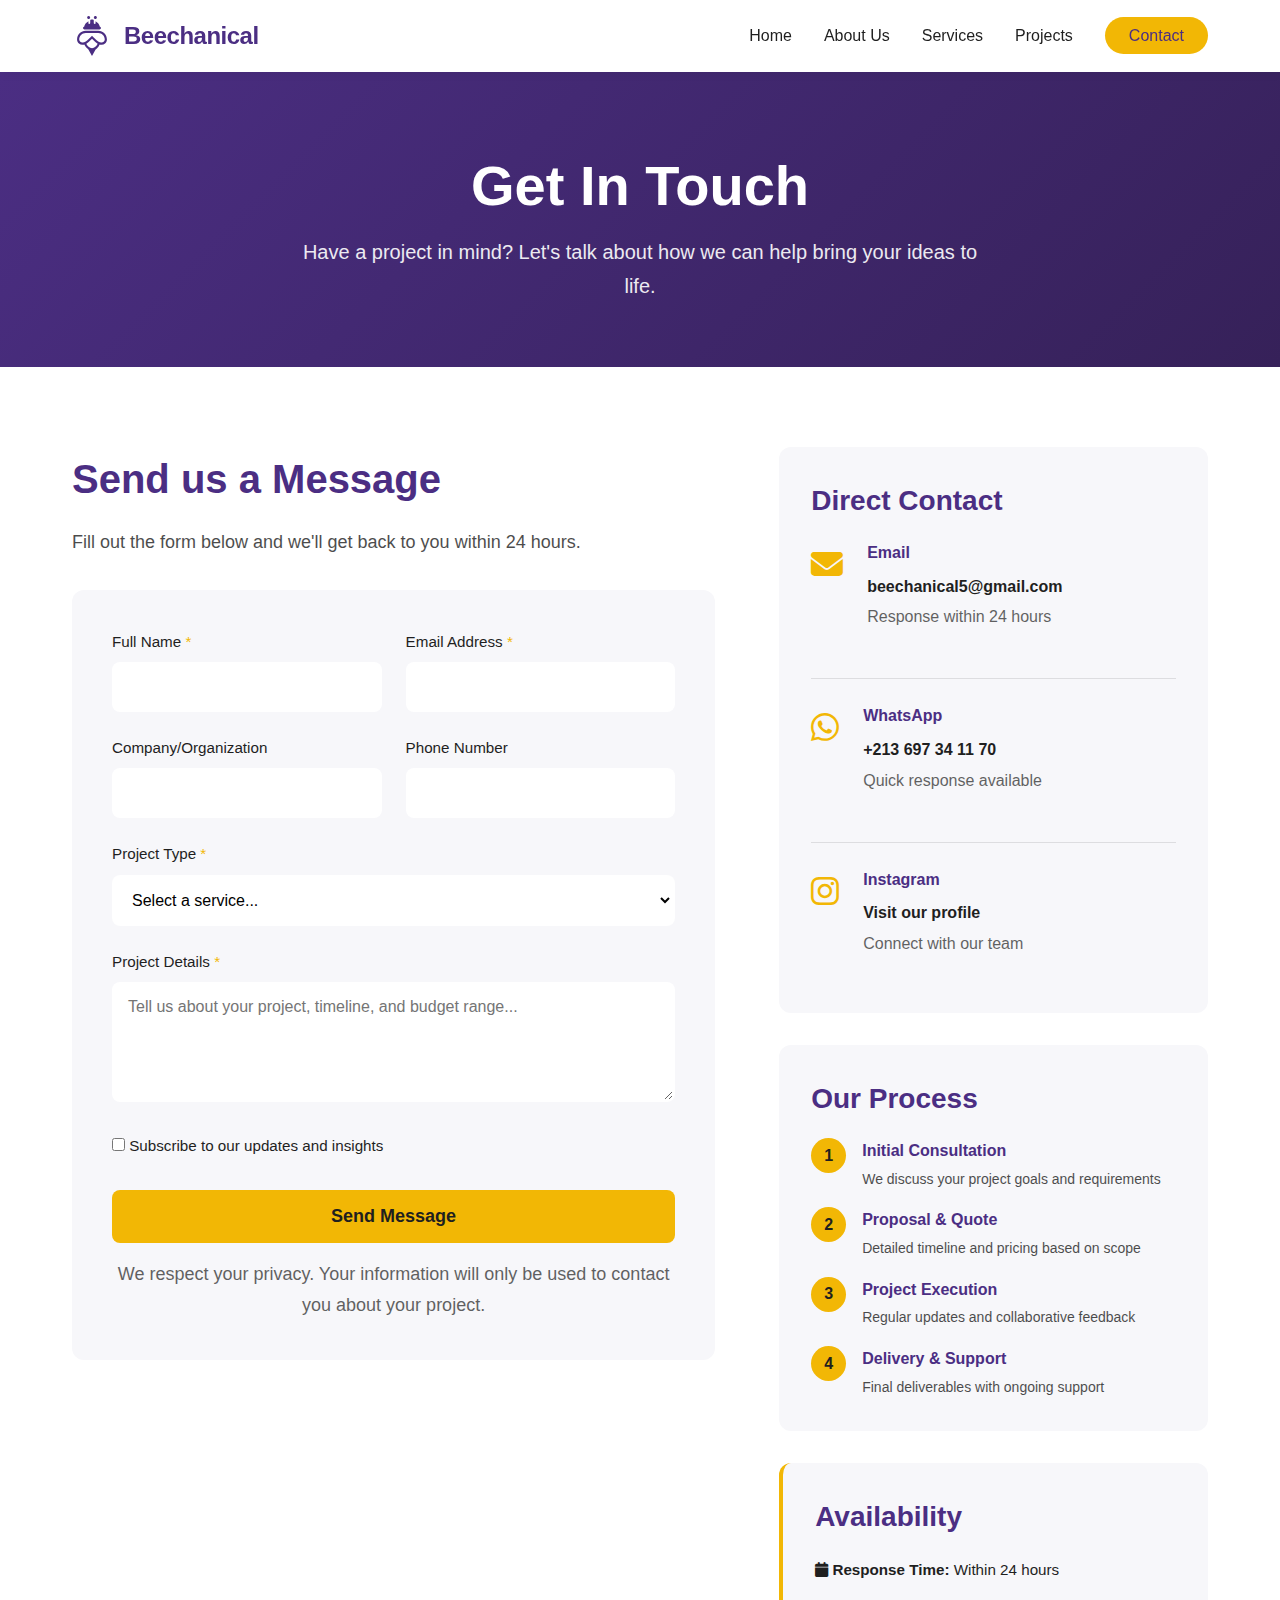
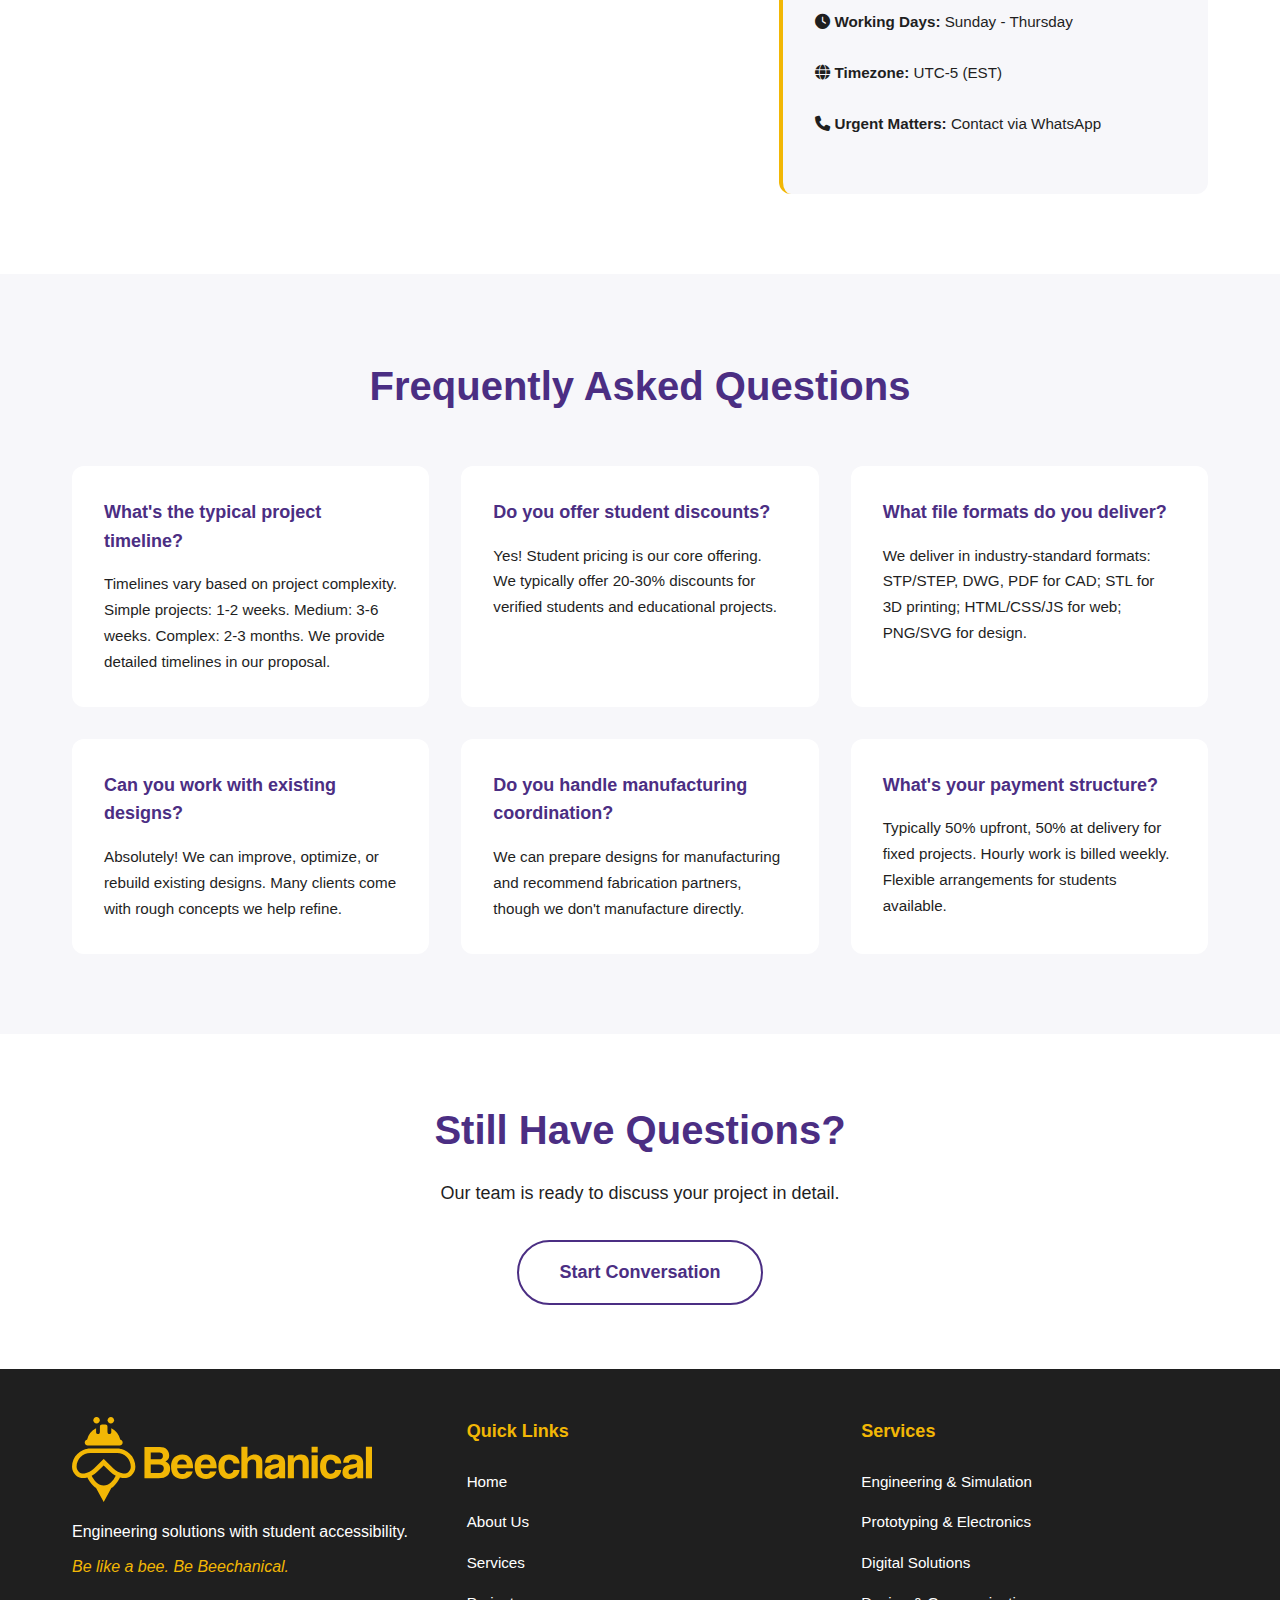
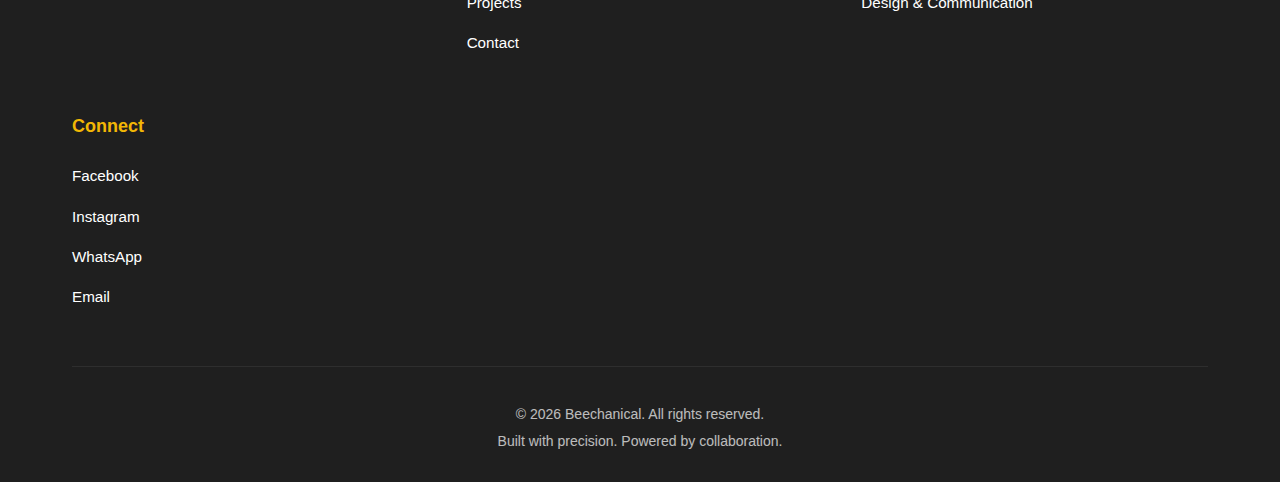
<file: contact.html>
<!DOCTYPE html>
<html lang="en">
<head>
    <meta charset="UTF-8">
    <meta name="viewport" content="width=device-width, initial-scale=1.0">
    <title>Contact Us — Beechanical</title>
    <link rel="stylesheet" href="https://cdnjs.cloudflare.com/ajax/libs/font-awesome/6.4.0/css/all.min.css">
    <link rel="stylesheet" href="styles.css">
</head>
<body>

    <!-- Navigation Bar -->
    <nav class="navbar">
        <div class="nav-container">
            <a href="index.html" class="logo">
                <svg class="logo-svg" viewBox="0 0 806 1080" xmlns="http://www.w3.org/2000/svg">
                    <style>
                        .logo-fill { fill: #4B2E83; }
                    </style>
                    <g>
                        <path class="logo-fill" d="M312.1,82.1c22.7,0,41.1-18.4,41.1-41.1c0-22.7-18.4-41.1-41.1-41.1S271,18.4,271,41.1 C271,63.7,289.4,82.1,312.1,82.1z"/>
                        <path class="logo-fill" d="M493.9,82.1c22.7,0,41.1-18.4,41.1-41.1C535,18.4,516.6,0,493.9,0s-41.1,18.4-41.1,41.1 C452.9,63.7,471.2,82.1,493.9,82.1z"/>
                        <path class="logo-fill" d="M572.8,400.3H423.5h-40.9H233.1C104.6,400.3,0,504.9,0,633.4c0,42,18.4,81.7,50.5,108.8 c26,22,58.5,33.7,92,33.7c7.9,0,15.8-0.7,23.8-2c9.9-1.7,19.6-3.9,29.2-6.5c12.4,26.2,36,67.6,74.8,106.1 c10.8,10.7,22.7,20,35.4,27.7L403,1080l97-178.1c12.3-7.4,23.9-16.2,34.4-26.5c31.3-30.4,56.8-66.7,76-107.9 c9.6,2.7,19.4,4.9,29.4,6.5c7.9,1.3,15.9,2,23.7,2c33.4,0,66-11.8,92-33.7c32.1-27.1,50.5-66.8,50.5-108.8 C806,504.9,701.4,400.3,572.8,400.3z M493.8,833.6c-50.5,49-132.4,48.4-182.6-1.4c-31-30.7-50.6-64.1-61.3-85.9 c25.6-13.1,49.2-30.1,70.2-50.5l82.9-81l82.9,81c20.9,20.5,44.5,37.4,70.1,50.5C540,779.7,519.2,809,493.8,833.6z M717.8,697.7 c-19,16-43.9,22.9-68.4,18.8c-46.6-7.8-89.1-29.4-122.9-62.4L407.4,537.6l-4.3-4.4l-0.1,0.1l-0.1-0.1l-4.3,4.4L279.4,654.1 c-33.8,33-76.3,54.6-122.9,62.4c-24.5,4.1-49.4-2.7-68.4-18.8c-19-16-29.8-39.5-29.8-64.3c0-96.4,78.4-174.8,174.8-174.8h149.4 h40.9h149.4c96.4,0,174.8,78.4,174.8,174.8C747.7,658.3,736.8,681.7,717.8,697.7z"/>
                        <path class="logo-fill" d="M198.9,361.3c68,0,136.1,0.1,204.1,0.1s136,0,204.1-0.1c18.7,0,33.5-12.5,36.6-30.5 c3-17.1-7.5-33.7-24.6-40.2c-2.3-0.9-4.8-3.8-5.5-6.3c-16.5-60.8-52.3-106.4-107.3-137.1c-1.9-1.1-3.9-1.9-6.9-3.4 c0,16.9,0.2,32.9-0.1,48.8c-0.2,11.3-7.4,20.2-18.1,23.2c-9.8,2.7-20.9-1.3-26-10.5c-2.4-4.4-3.8-9.9-3.9-15 c-0.4-22.3-0.2-44.7-0.2-67c0-17.9-9.4-27.3-27.5-27.3c-6.9,0-13.8,0-20.7,0s-13.8,0-20.7,0c-18,0-27.4,9.4-27.5,27.3 c0,22.4,0.2,44.7-0.2,67c-0.1,5-1.5,10.6-3.9,15c-5.1,9.1-16.2,13.1-26,10.5c-10.7-2.9-17.9-11.9-18.1-23.2 c-0.2-15.9-0.1-31.9-0.1-48.8c-3,1.5-5,2.3-6.9,3.4c-55,30.6-90.8,76.2-107.3,137.1c-0.7,2.5-3.1,5.4-5.5,6.3 c-17.2,6.5-27.6,23.1-24.6,40.2C165.4,348.7,180.2,361.3,198.9,361.3z"/>
                    </g>
                </svg>
                <span class="logo-text">Beechanical</span>
            </a>
            
            <button class="nav-toggle" id="navToggle">
                <span></span>
                <span></span>
                <span></span>
            </button>

            <ul class="nav-menu" id="navMenu">
                <li><a href="index.html" class="nav-link">Home</a></li>
                <li><a href="about.html" class="nav-link">About Us</a></li>
                <li><a href="services.html" class="nav-link">Services</a></li>
                <li><a href="projects.html" class="nav-link">Projects</a></li>
                <li><a href="contact.html" class="nav-link nav-cta active">Contact</a></li>
            </ul>
        </div>
    </nav>

    <!-- Page Header -->
    <section class="page-header contact-header">
        <div class="container">
            <h1>Get In Touch</h1>
            <p class="page-subtitle">Have a project in mind? Let's talk about how we can help bring your ideas to life.</p>
        </div>
    </section>

    <!-- Contact Main Content -->
    <section class="contact-main">
        <div class="container">
            <div class="contact-layout">
                <!-- Contact Form -->
                <div class="contact-form-section">
                    <h2>Send us a Message</h2>
                    <p>Fill out the form below and we'll get back to you within 24 hours.</p>
                    
                    <form class="contact-form" name="contact">
                        <div class="form-row">
                            <div class="form-group">
                                <label for="name">Full Name <span class="required">*</span></label>
                                <input type="text" id="name" name="name" required>
                            </div>
                            <div class="form-group">
                                <label for="email">Email Address <span class="required">*</span></label>
                                <input type="email" id="email" name="email" required>
                            </div>
                        </div>

                        <div class="form-row">
                            <div class="form-group">
                                <label for="company">Company/Organization</label>
                                <input type="text" id="company" name="company">
                            </div>
                            <div class="form-group">
                                <label for="phone">Phone Number</label>
                                <input type="tel" id="phone" name="phone">
                            </div>
                        </div>

                        <div class="form-group">
                            <label for="project-type">Project Type <span class="required">*</span></label>
                            <select id="project-type" name="projectType" required>
                                <option value="">Select a service...</option>
                                <option value="engineering">Engineering & Simulation</option>
                                <option value="prototyping">Prototyping & Electronics</option>
                                <option value="digital">Digital Solutions</option>
                                <option value="design">Design & Communication</option>
                                <option value="other">Other</option>
                            </select>
                        </div>

                        <div class="form-group">
                            <label for="message">Project Details <span class="required">*</span></label>
                            <textarea id="message" name="message" required placeholder="Tell us about your project, timeline, and budget range..."></textarea>
                        </div>

                        <div class="form-group">
                            <div class="checkbox-group">
                                <label class="checkbox-label">
                                    <input type="checkbox" name="subscribe" value="yes">
                                    Subscribe to our updates and insights
                                </label>
                            </div>
                        </div>

                        <button type="submit" class="submit-button">Send Message</button>
                        <p class="form-note">We respect your privacy. Your information will only be used to contact you about your project.</p>
                    </form>
                </div>

                <!-- Contact Info Sidebar -->
                <div class="contact-info-sidebar">
                    <!-- Direct Contact -->
                    <div class="contact-card">
                        <h3>Direct Contact</h3>
                        <div class="contact-method">
                            <div class="contact-method-icon"><i class="fas fa-envelope"></i></div>
                            <div class="contact-method-content">
                                <h4>Email</h4>
                                <a href="https://mail.google.com/mail/?view=cm&fs=1&to=beechanical5@gmail.com&su=Beechanical%20Project%20Inquiry" target="_blank" rel="noopener noreferrer">beechanical5@gmail.com</a>
                                <p class="contact-note">Response within 24 hours</p>
                            </div>
                        </div>
                        <div class="contact-method">
                            <div class="contact-method-icon"><i class="fab fa-whatsapp"></i></div>
                            <div class="contact-method-content">
                                <h4>WhatsApp</h4>
                                <a href="https://wa.me/213697341170" target="_blank" rel="noopener noreferrer">+213 697 34 11 70</a>
                                <p class="contact-note">Quick response available</p>
                            </div>
                        </div>
                        <div class="contact-method">
                            <div class="contact-method-icon"><i class="fab fa-instagram"></i></div>
                            <div class="contact-method-content">
                                <h4>Instagram</h4>
                                <a href="https://www.instagram.com/beechanical?igsh=MTV1NjdrMGpjdzF3bg%3D%3D" target="_blank" rel="noopener noreferrer">Visit our profile</a>
                                <p class="contact-note">Connect with our team</p>
                            </div>
                        </div>
                    </div>

                    <!-- Process -->
                    <div class="contact-card">
                        <h3>Our Process</h3>
                        <div class="process-mini">
                            <div class="process-mini-step">
                                <div class="step-mini-number">1</div>
                                <div class="step-mini-text">
                                    <strong>Initial Consultation</strong>
                                    <p>We discuss your project goals and requirements</p>
                                </div>
                            </div>
                            <div class="process-mini-step">
                                <div class="step-mini-number">2</div>
                                <div class="step-mini-text">
                                    <strong>Proposal & Quote</strong>
                                    <p>Detailed timeline and pricing based on scope</p>
                                </div>
                            </div>
                            <div class="process-mini-step">
                                <div class="step-mini-number">3</div>
                                <div class="step-mini-text">
                                    <strong>Project Execution</strong>
                                    <p>Regular updates and collaborative feedback</p>
                                </div>
                            </div>
                            <div class="process-mini-step">
                                <div class="step-mini-number">4</div>
                                <div class="step-mini-text">
                                    <strong>Delivery & Support</strong>
                                    <p>Final deliverables with ongoing support</p>
                                </div>
                            </div>
                        </div>
                    </div>

                    <!-- Availability -->
                    <div class="contact-card availability">
                        <h3>Availability</h3>
                        <p><i class="fas fa-calendar"></i> <strong>Response Time:</strong> Within 24 hours</p>
                        <p><i class="fas fa-clock"></i> <strong>Working Days:</strong> Sunday - Thursday</p>
                        <p><i class="fas fa-globe"></i> <strong>Timezone:</strong> UTC-5 (EST)</p>
                        <p><i class="fas fa-phone"></i> <strong>Urgent Matters:</strong> Contact via WhatsApp</p>
                    </div>
                </div>
            </div>
        </div>
    </section>

    <!-- FAQ Section -->
    <section class="faq-section">
        <div class="container">
            <h2>Frequently Asked Questions</h2>
            
            <div class="faq-grid">
                <div class="faq-item">
                    <h3>What's the typical project timeline?</h3>
                    <p>Timelines vary based on project complexity. Simple projects: 1-2 weeks. Medium: 3-6 weeks. Complex: 2-3 months. We provide detailed timelines in our proposal.</p>
                </div>
                <div class="faq-item">
                    <h3>Do you offer student discounts?</h3>
                    <p>Yes! Student pricing is our core offering. We typically offer 20-30% discounts for verified students and educational projects.</p>
                </div>
                <div class="faq-item">
                    <h3>What file formats do you deliver?</h3>
                    <p>We deliver in industry-standard formats: STP/STEP, DWG, PDF for CAD; STL for 3D printing; HTML/CSS/JS for web; PNG/SVG for design.</p>
                </div>
                <div class="faq-item">
                    <h3>Can you work with existing designs?</h3>
                    <p>Absolutely! We can improve, optimize, or rebuild existing designs. Many clients come with rough concepts we help refine.</p>
                </div>
                <div class="faq-item">
                    <h3>Do you handle manufacturing coordination?</h3>
                    <p>We can prepare designs for manufacturing and recommend fabrication partners, though we don't manufacture directly.</p>
                </div>
                <div class="faq-item">
                    <h3>What's your payment structure?</h3>
                    <p>Typically 50% upfront, 50% at delivery for fixed projects. Hourly work is billed weekly. Flexible arrangements for students available.</p>
                </div>
            </div>
        </div>
    </section>

    <!-- CTA Banner -->
    <section class="cta-banner">
        <div class="container">
            <div class="cta-banner-content">
                <h2>Still Have Questions?</h2>
                <p>Our team is ready to discuss your project in detail.</p>
                <a href="contact.html" class="cta-button-outline">Start Conversation</a>
            </div>
        </div>
    </section>

    <!-- Footer -->
    <footer>
        <div class="container">
            <div class="footer-content">
                <div class="footer-column">
                    <div class="footer-logo">
                        <img src="Full Logo Horizontal 2.svg" alt="Beechanical Logo" class="footer-logo-svg">
                    </div>
                    <p>Engineering solutions with student accessibility.</p>
                    <p class="footer-slogan">Be like a bee. Be Beechanical.</p>
                </div>

                <div class="footer-column">
                    <h4>Quick Links</h4>
                    <ul class="footer-links">
                        <li><a href="index.html">Home</a></li>
                        <li><a href="about.html">About Us</a></li>
                        <li><a href="services.html">Services</a></li>
                        <li><a href="projects.html">Projects</a></li>
                        <li><a href="contact.html">Contact</a></li>
                    </ul>
                </div>

                <div class="footer-column">
                    <h4>Services</h4>
                    <ul class="footer-links">
                        <li><a href="services.html#engineering">Engineering & Simulation</a></li>
                        <li><a href="services.html#prototyping">Prototyping & Electronics</a></li>
                        <li><a href="services.html#digital">Digital Solutions</a></li>
                        <li><a href="services.html#design">Design & Communication</a></li>
                    </ul>
                </div>

                <div class="footer-column">
                    <h4>Connect</h4>
                    <ul class="footer-links">
                        <li><a href="https://www.facebook.com/profile.php?id=61587474098991" target="_blank" rel="noopener noreferrer">Facebook</a></li>
                        <li><a href="https://www.instagram.com/beechanical?igsh=MTV1NjdrMGpjdzF3bg%3D%3D" target="_blank" rel="noopener noreferrer">Instagram</a></li>
                        <li><a href="https://wa.me/213697341170" target="_blank" rel="noopener noreferrer">WhatsApp</a></li>
                        <li><a href="https://mail.google.com/mail/?view=cm&fs=1&to=beechanical5@gmail.com&su=Beechanical%20Project%20Inquiry" target="_blank" rel="noopener noreferrer">Email</a></li>
                    </ul>
                </div>
            </div>

            <div class="footer-bottom">
                <p>© 2026 Beechanical. All rights reserved.</p>
                <p>Built with precision. Powered by collaboration.</p>
            </div>
        </div>
    </footer>

    <script src="script.js"></script>

</body>
</html>
</file>
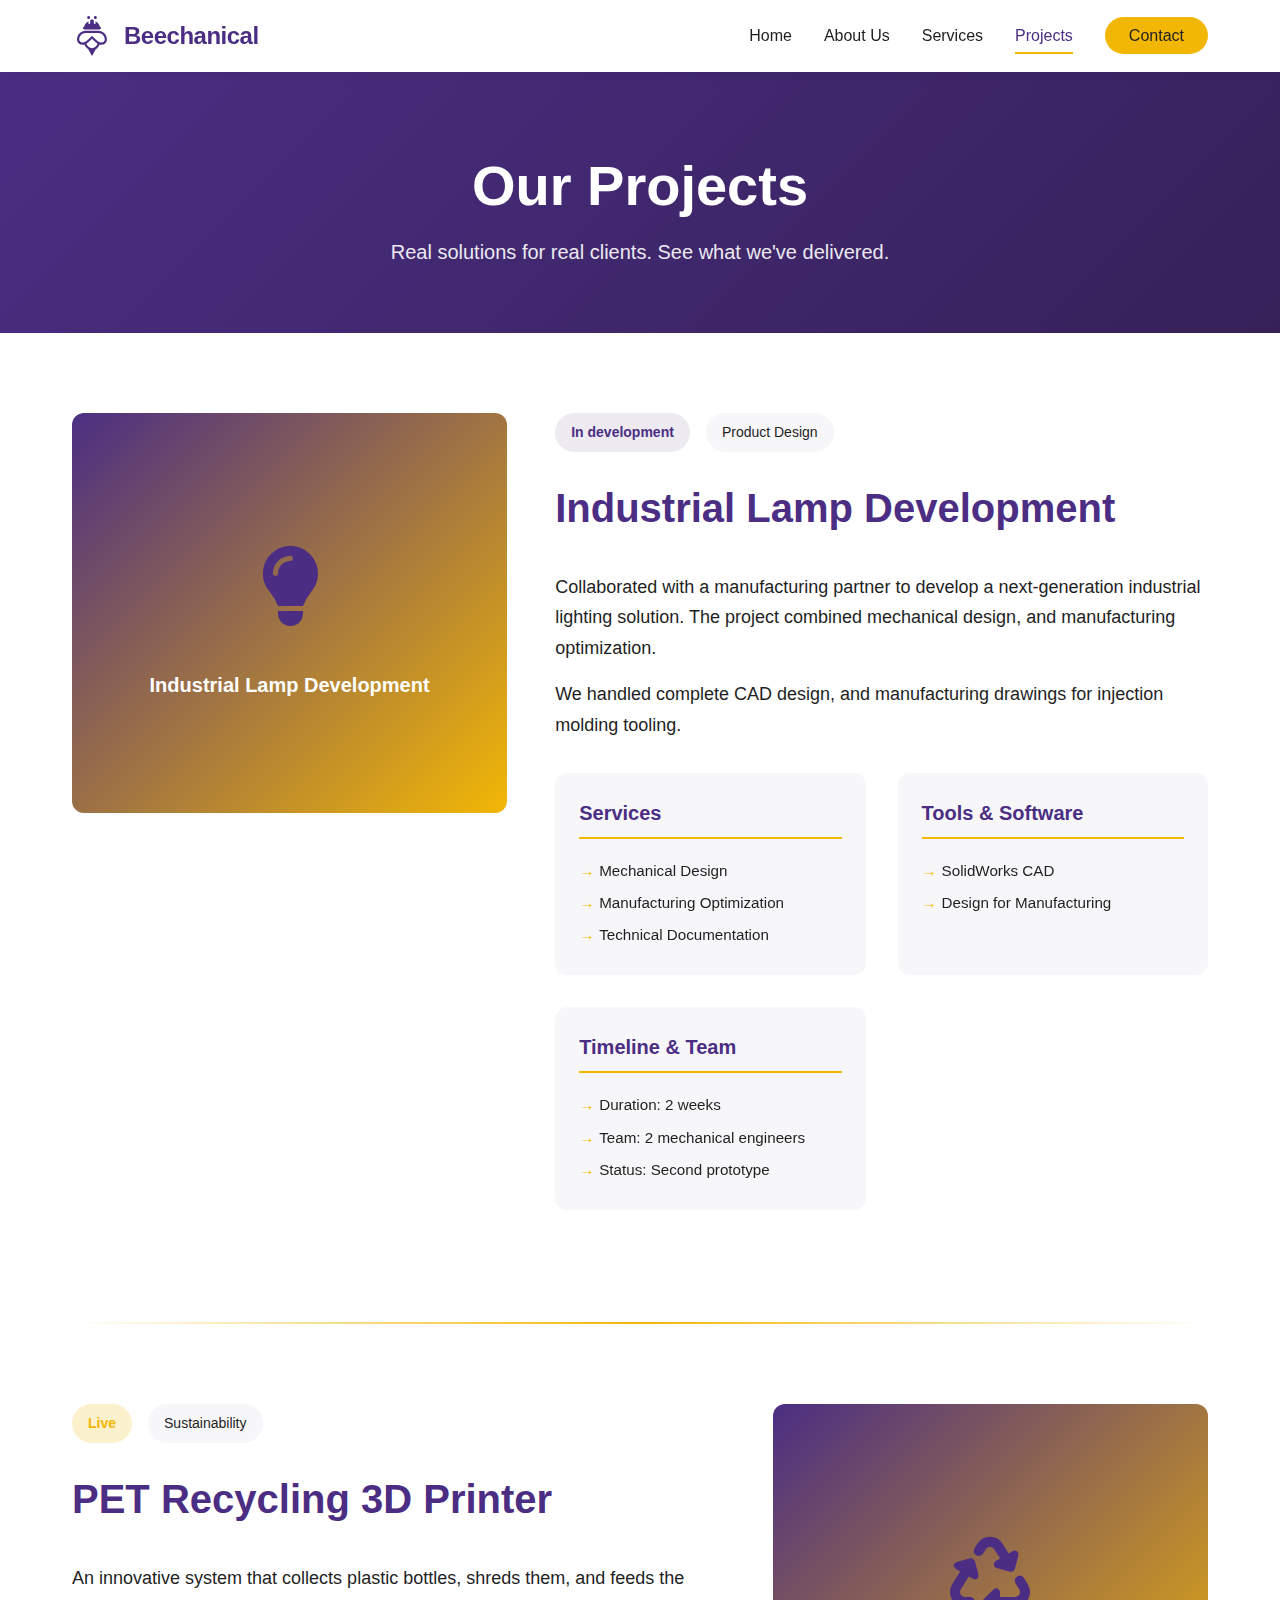
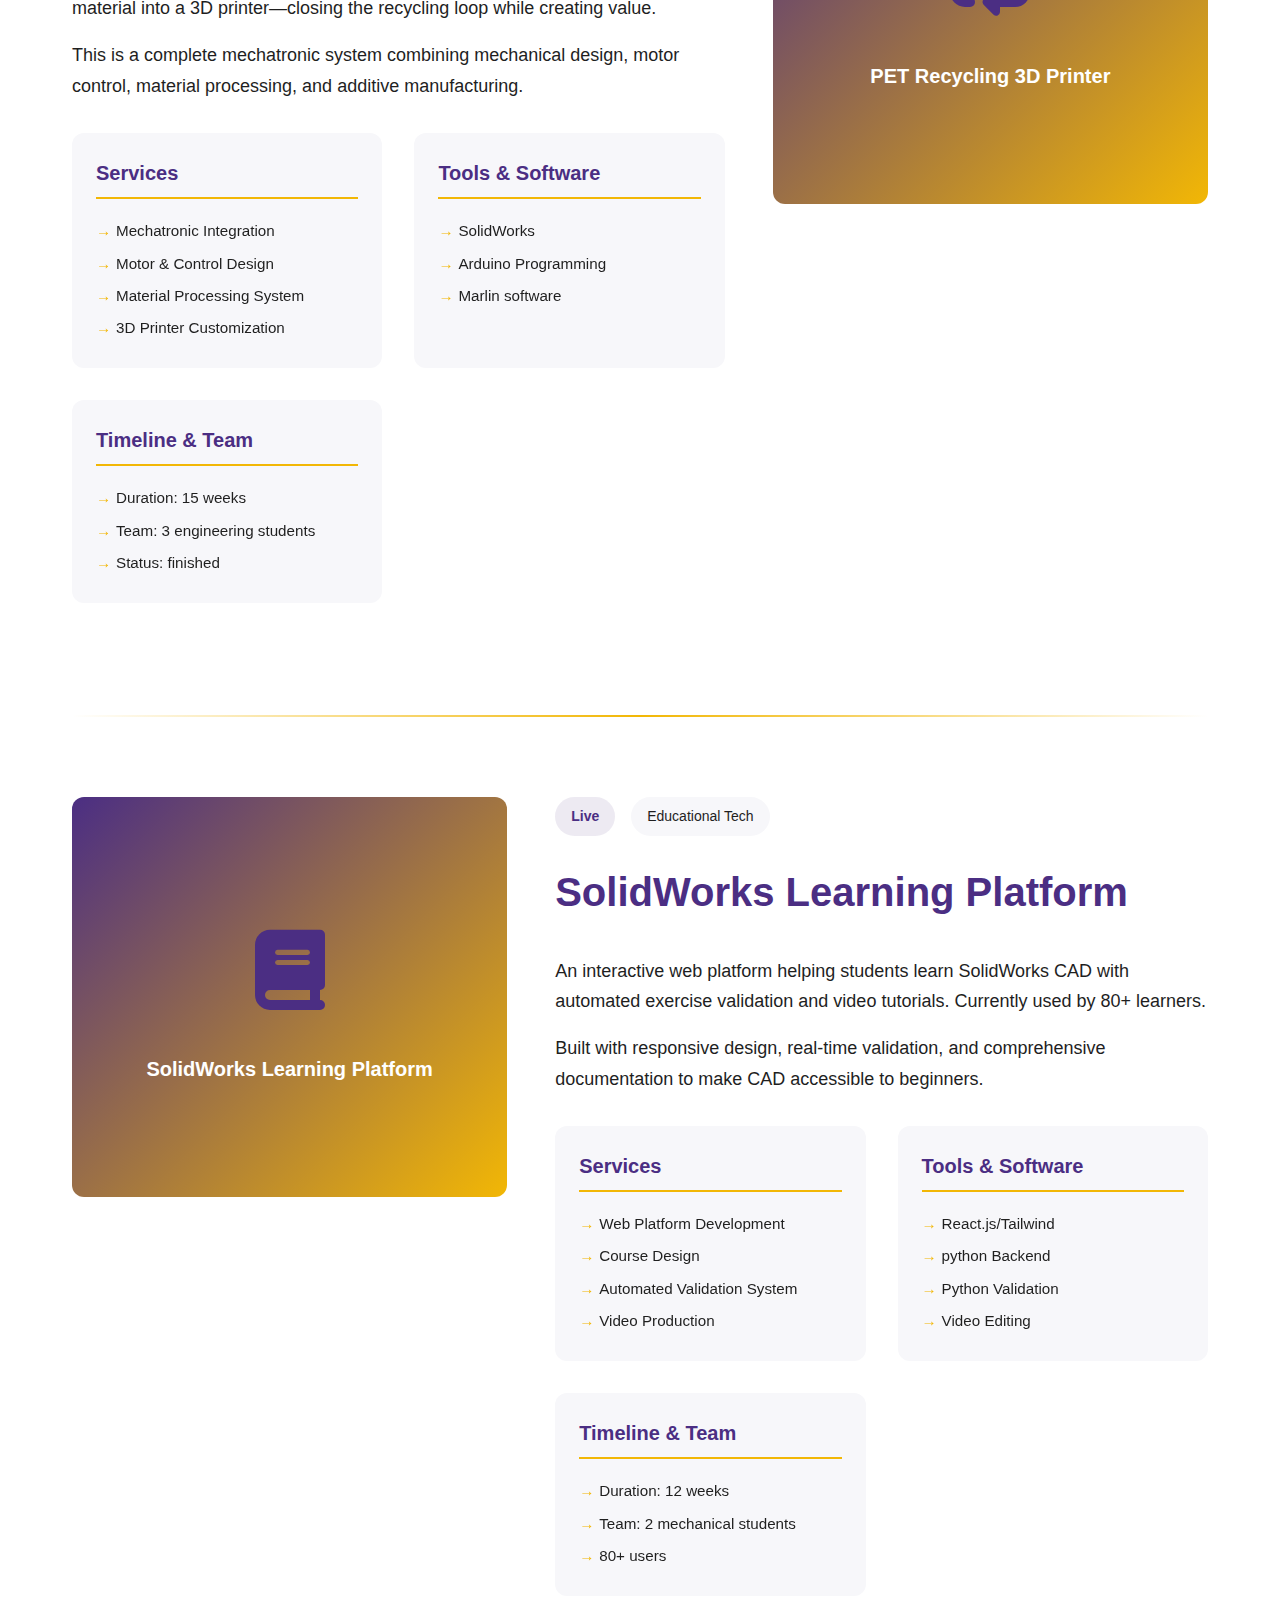
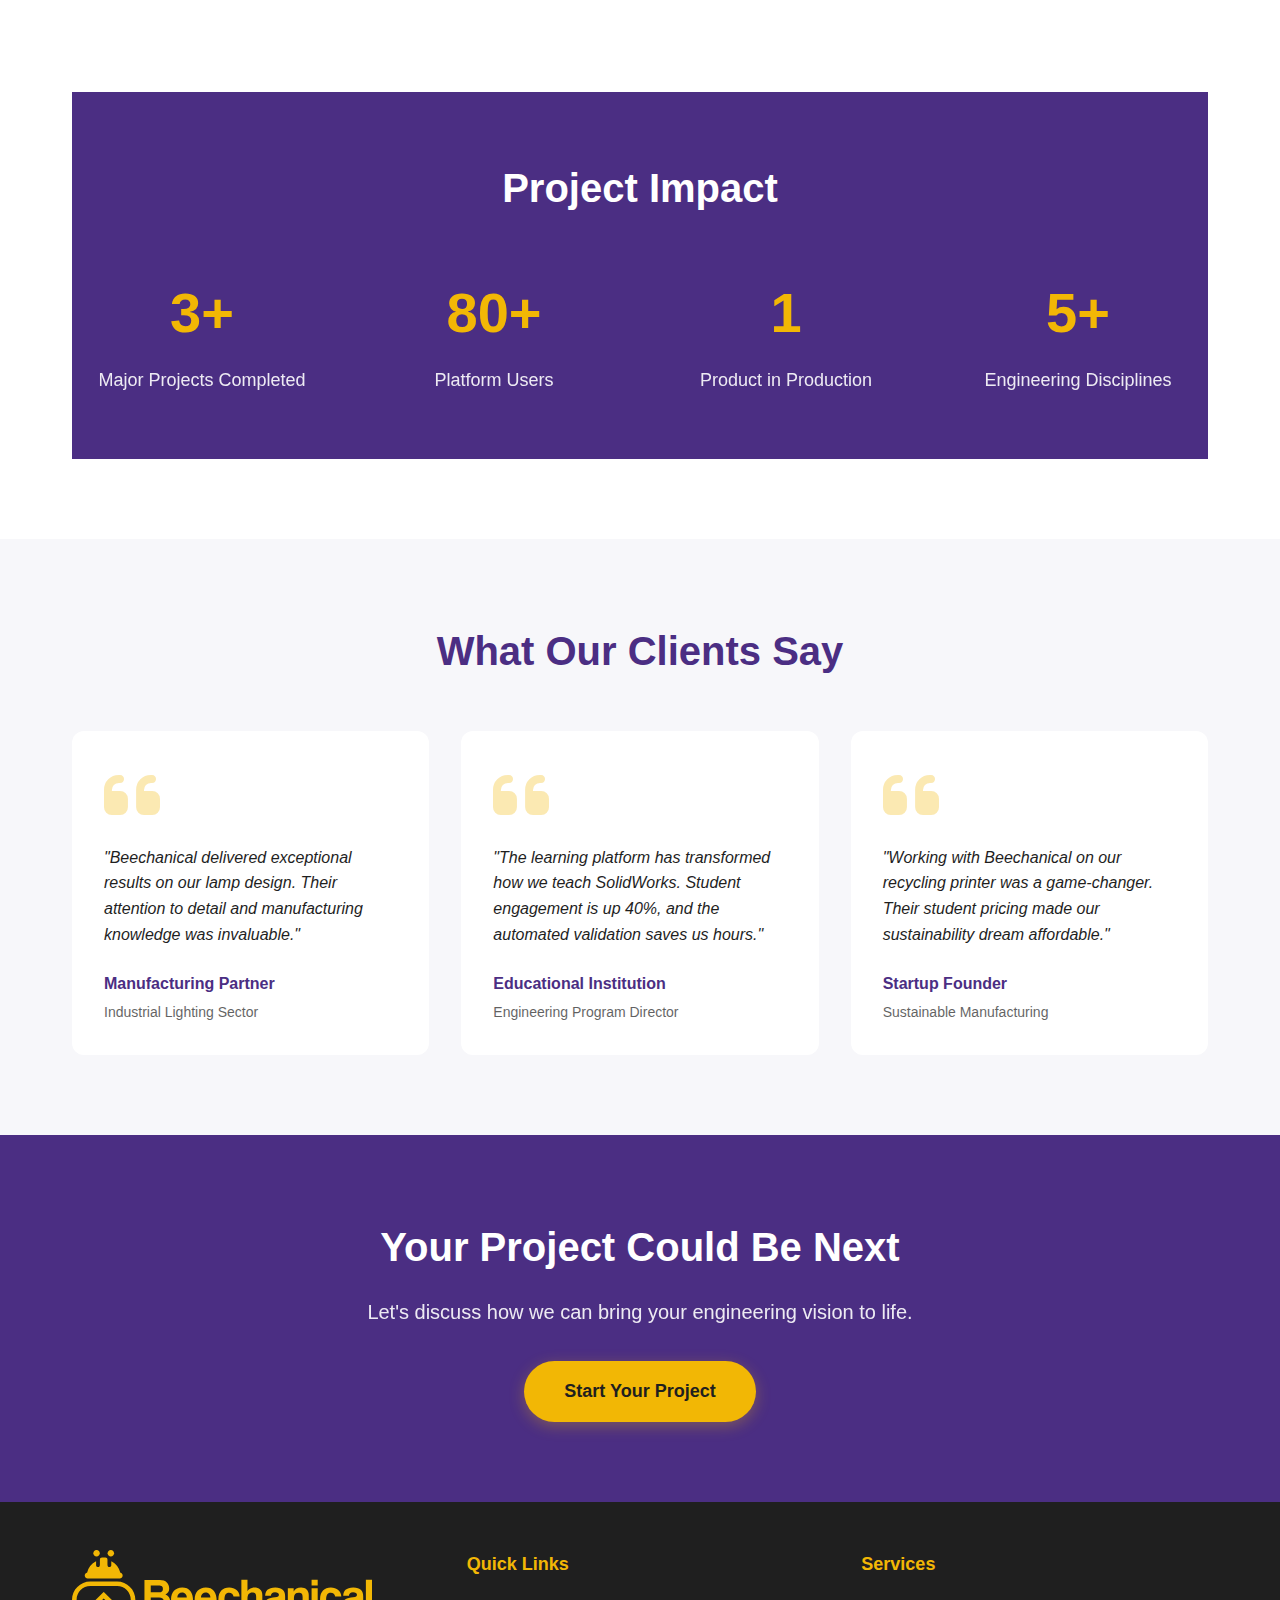
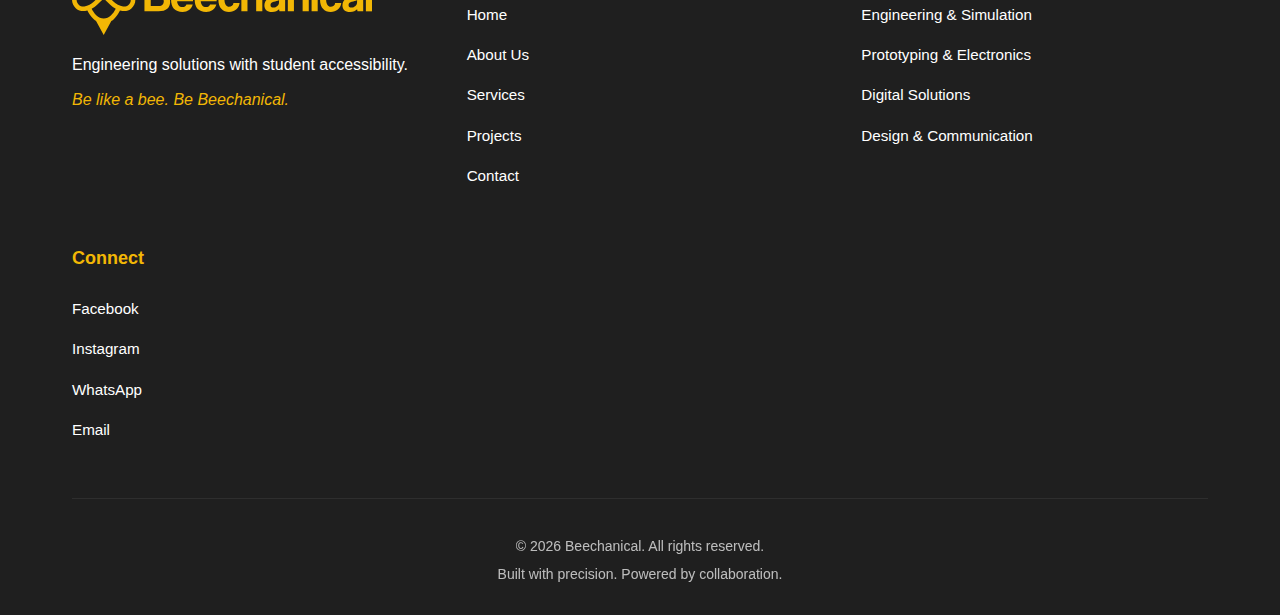
<file: projects.html>
<!DOCTYPE html>
<html lang="en">
<head>
    <meta charset="UTF-8">
    <meta name="viewport" content="width=device-width, initial-scale=1.0">
    <title>Projects — Beechanical</title>
    <link rel="stylesheet" href="https://cdnjs.cloudflare.com/ajax/libs/font-awesome/6.4.0/css/all.min.css">
    <link rel="stylesheet" href="styles.css">
</head>
<body>

    <!-- Navigation Bar -->
    <nav class="navbar">
        <div class="nav-container">
            <a href="index.html" class="logo">
                <svg class="logo-svg" viewBox="0 0 806 1080" xmlns="http://www.w3.org/2000/svg">
                    <style>
                        .logo-fill { fill: #4B2E83; }
                    </style>
                    <g>
                        <path class="logo-fill" d="M312.1,82.1c22.7,0,41.1-18.4,41.1-41.1c0-22.7-18.4-41.1-41.1-41.1S271,18.4,271,41.1 C271,63.7,289.4,82.1,312.1,82.1z"/>
                        <path class="logo-fill" d="M493.9,82.1c22.7,0,41.1-18.4,41.1-41.1C535,18.4,516.6,0,493.9,0s-41.1,18.4-41.1,41.1 C452.9,63.7,471.2,82.1,493.9,82.1z"/>
                        <path class="logo-fill" d="M572.8,400.3H423.5h-40.9H233.1C104.6,400.3,0,504.9,0,633.4c0,42,18.4,81.7,50.5,108.8 c26,22,58.5,33.7,92,33.7c7.9,0,15.8-0.7,23.8-2c9.9-1.7,19.6-3.9,29.2-6.5c12.4,26.2,36,67.6,74.8,106.1 c10.8,10.7,22.7,20,35.4,27.7L403,1080l97-178.1c12.3-7.4,23.9-16.2,34.4-26.5c31.3-30.4,56.8-66.7,76-107.9 c9.6,2.7,19.4,4.9,29.4,6.5c7.9,1.3,15.9,2,23.7,2c33.4,0,66-11.8,92-33.7c32.1-27.1,50.5-66.8,50.5-108.8 C806,504.9,701.4,400.3,572.8,400.3z M493.8,833.6c-50.5,49-132.4,48.4-182.6-1.4c-31-30.7-50.6-64.1-61.3-85.9 c25.6-13.1,49.2-30.1,70.2-50.5l82.9-81l82.9,81c20.9,20.5,44.5,37.4,70.1,50.5C540,779.7,519.2,809,493.8,833.6z M717.8,697.7 c-19,16-43.9,22.9-68.4,18.8c-46.6-7.8-89.1-29.4-122.9-62.4L407.4,537.6l-4.3-4.4l-0.1,0.1l-0.1-0.1l-4.3,4.4L279.4,654.1 c-33.8,33-76.3,54.6-122.9,62.4c-24.5,4.1-49.4-2.7-68.4-18.8c-19-16-29.8-39.5-29.8-64.3c0-96.4,78.4-174.8,174.8-174.8h149.4 h40.9h149.4c96.4,0,174.8,78.4,174.8,174.8C747.7,658.3,736.8,681.7,717.8,697.7z"/>
                        <path class="logo-fill" d="M198.9,361.3c68,0,136.1,0.1,204.1,0.1s136,0,204.1-0.1c18.7,0,33.5-12.5,36.6-30.5 c3-17.1-7.5-33.7-24.6-40.2c-2.3-0.9-4.8-3.8-5.5-6.3c-16.5-60.8-52.3-106.4-107.3-137.1c-1.9-1.1-3.9-1.9-6.9-3.4 c0,16.9,0.2,32.9-0.1,48.8c-0.2,11.3-7.4,20.2-18.1,23.2c-9.8,2.7-20.9-1.3-26-10.5c-2.4-4.4-3.8-9.9-3.9-15 c-0.4-22.3-0.2-44.7-0.2-67c0-17.9-9.4-27.3-27.5-27.3c-6.9,0-13.8,0-20.7,0s-13.8,0-20.7,0c-18,0-27.4,9.4-27.5,27.3 c0,22.4,0.2,44.7-0.2,67c-0.1,5-1.5,10.6-3.9,15c-5.1,9.1-16.2,13.1-26,10.5c-10.7-2.9-17.9-11.9-18.1-23.2 c-0.2-15.9-0.1-31.9-0.1-48.8c-3,1.5-5,2.3-6.9,3.4c-55,30.6-90.8,76.2-107.3,137.1c-0.7,2.5-3.1,5.4-5.5,6.3 c-17.2,6.5-27.6,23.1-24.6,40.2C165.4,348.7,180.2,361.3,198.9,361.3z"/>
                    </g>
                </svg>
                <span class="logo-text">Beechanical</span>
            </a>
            
            <button class="nav-toggle" id="navToggle">
                <span></span>
                <span></span>
                <span></span>
            </button>

            <ul class="nav-menu" id="navMenu">
                <li><a href="index.html" class="nav-link">Home</a></li>
                <li><a href="about.html" class="nav-link">About Us</a></li>
                <li><a href="services.html" class="nav-link">Services</a></li>
                <li><a href="projects.html" class="nav-link active">Projects</a></li>
                <li><a href="contact.html" class="nav-link nav-cta">Contact</a></li>
            </ul>
        </div>
    </nav>

    <!-- Page Header -->
    <section class="page-header">
        <div class="container">
            <h1>Our Projects</h1>
            <p class="page-subtitle">Real solutions for real clients. See what we've delivered.</p>
        </div>
    </section>

    <!-- Projects Portfolio -->
    <section class="projects-portfolio">
        <div class="container">
            <!-- Project 1: Industrial Lamp -->
            <div class="project-showcase">
                <div class="project-visual">
                    <div class="project-image-placeholder">
                        <div class="placeholder-icon"><i class="fas fa-lightbulb"></i></div>
                        <div class="placeholder-text">Industrial Lamp Development</div>
                    </div>
                </div>
                <div class="project-info">
                    <div class="project-meta">
                        <span class="project-status completed">In development</span>
                        <span class="project-category">Product Design</span>
                    </div>
                    <h2>Industrial Lamp Development</h2>
                    
                    <div class="project-description">
                        <p>Collaborated with a manufacturing partner to develop a next-generation industrial lighting solution. The project combined mechanical design, and manufacturing optimization.</p>
                        <p>We handled complete CAD design, and manufacturing drawings for injection molding tooling.</p>
                    </div>

                    <div class="project-details-grid">
                        <div class="detail-item">
                            <h4>Services</h4>
                            <ul>
                                <li>Mechanical Design</li>
                                <li>Manufacturing Optimization</li>
                                <li>Technical Documentation</li>
                            </ul>
                        </div>
                        <div class="detail-item">
                            <h4>Tools & Software</h4>
                            <ul>
                                <li>SolidWorks CAD</li>
                                <li>Design for Manufacturing</li>
                            </ul>
                        </div>
                        <div class="detail-item">
                            <h4>Timeline & Team</h4>
                            <ul>
                                <li>Duration: 2 weeks</li>
                                <li>Team: 2 mechanical engineers</li>
                                <li>Status: Second prototype</li>
                            </ul>
                        </div>
                    </div>
                </div>
            </div>

            <div class="project-divider"></div>

            <!-- Project 2: PET Recycling Printer -->
            <div class="project-showcase reverse">
                <div class="project-visual">
                    <div class="project-image-placeholder">
                        <div class="placeholder-icon"><i class="fas fa-recycle"></i></div>
                        <div class="placeholder-text">PET Recycling 3D Printer</div>
                    </div>
                </div>
                <div class="project-info">
                    <div class="project-meta">
                        <span class="project-status ongoing">Live</span>
                        <span class="project-category">Sustainability</span>
                    </div>
                    <h2>PET Recycling 3D Printer</h2>
                    
                    <div class="project-description">
                        <p>An innovative system that collects plastic bottles, shreds them, and feeds the material into a 3D printer—closing the recycling loop while creating value.</p>
                        <p>This is a complete mechatronic system combining mechanical design, motor control, material processing, and additive manufacturing.</p>
                    </div>

                    <div class="project-details-grid">
                        <div class="detail-item">
                            <h4>Services</h4>
                            <ul>
                                <li>Mechatronic Integration</li>
                                <li>Motor & Control Design</li>
                                <li>Material Processing System</li>
                                <li>3D Printer Customization</li>
                            </ul>
                        </div>
                        <div class="detail-item">
                            <h4>Tools & Software</h4>
                            <ul>
                                <li>SolidWorks</li>
                                <li>Arduino Programming</li>
                                <li>Marlin software</li>
                            </ul>
                        </div>
                        <div class="detail-item">
                            <h4>Timeline & Team</h4>
                            <ul>
                                <li>Duration: 15 weeks</li>
                                <li>Team: 3 engineering students </li>
                                <li>Status: finished</li>
                            </ul>
                        </div>
                    </div>
                </div>
            </div>

            <div class="project-divider"></div>

            <!-- Project 3: SolidWorks Learning Platform -->
            <div class="project-showcase">
                <div class="project-visual">
                    <div class="project-image-placeholder">
                        <div class="placeholder-icon"><i class="fas fa-book"></i></div>
                        <div class="placeholder-text">SolidWorks Learning Platform</div>
                    </div>
                </div>
                <div class="project-info">
                    <div class="project-meta">
                        <span class="project-status completed">Live</span>
                        <span class="project-category">Educational Tech</span>
                    </div>
                    <h2>SolidWorks Learning Platform</h2>
                    
                    <div class="project-description">
                        <p>An interactive web platform helping students learn SolidWorks CAD with automated exercise validation and video tutorials. Currently used by 80+ learners.</p>
                        <p>Built with responsive design, real-time validation, and comprehensive documentation to make CAD accessible to beginners.</p>
                    </div>

                    <div class="project-details-grid">
                        <div class="detail-item">
                            <h4>Services</h4>
                            <ul>
                                <li>Web Platform Development</li>
                                <li>Course Design</li>
                                <li>Automated Validation System</li>
                                <li>Video Production</li>
                            </ul>
                        </div>
                        <div class="detail-item">
                            <h4>Tools & Software</h4>
                            <ul>
                                <li>React.js/Tailwind</li>
                                <li>python Backend</li>
                                <li>Python Validation</li>
                                <li>Video Editing</li>
                            </ul>
                        </div>
                        <div class="detail-item">
                            <h4>Timeline & Team</h4>
                            <ul>
                                <li>Duration: 12 weeks</li>
                                <li>Team: 2 mechanical students</li>
                                <li>80+ users</li>
                            </ul>
                        </div>
                    </div>
                </div>
            </div>

            <div class="project-stats-section">
                <h2>Project Impact</h2>
                <div class="stats-grid">
                    <div class="stat-box">
                        <div class="stat-large">3+</div>
                        <div class="stat-label">Major Projects Completed</div>
                    </div>
                    <div class="stat-box">
                        <div class="stat-large">80+</div>
                        <div class="stat-label">Platform Users</div>
                    </div>
                    <div class="stat-box">
                        <div class="stat-large">1</div>
                        <div class="stat-label">Product in Production</div>
                    </div>
                    <div class="stat-box">
                        <div class="stat-large">5+</div>
                        <div class="stat-label">Engineering Disciplines</div>
                    </div>
                </div>
            </div>
        </div>
    </section>

    <!-- Results & Testimonials -->
    <section class="results-section">
        <div class="container">
            <h2>What Our Clients Say</h2>
            
            <div class="testimonials-grid">
                <div class="testimonial-card">
                    <div class="quote-icon"><i class="fas fa-quote-left"></i></div>
                    <p class="testimonial-text">"Beechanical delivered exceptional results on our lamp design. Their attention to detail and manufacturing knowledge was invaluable."</p>
                    <div class="testimonial-author">
                        <strong>Manufacturing Partner</strong>
                        <span>Industrial Lighting Sector</span>
                    </div>
                </div>

                <div class="testimonial-card">
                    <div class="quote-icon"><i class="fas fa-quote-left"></i></div>
                    <p class="testimonial-text">"The learning platform has transformed how we teach SolidWorks. Student engagement is up 40%, and the automated validation saves us hours."</p>
                    <div class="testimonial-author">
                        <strong>Educational Institution</strong>
                        <span>Engineering Program Director</span>
                    </div>
                </div>

                <div class="testimonial-card">
                    <div class="quote-icon"><i class="fas fa-quote-left"></i></div>
                    <p class="testimonial-text">"Working with Beechanical on our recycling printer was a game-changer. Their student pricing made our sustainability dream affordable."</p>
                    <div class="testimonial-author">
                        <strong>Startup Founder</strong>
                        <span>Sustainable Manufacturing</span>
                    </div>
                </div>
            </div>
        </div>
    </section>

    <!-- CTA Section -->
    <section class="cta-section">
        <div class="container">
            <h2>Your Project Could Be Next</h2>
            <p>Let's discuss how we can bring your engineering vision to life.</p>
            <a href="contact.html" class="cta-button">Start Your Project</a>
        </div>
    </section>

    <!-- Footer -->
    <footer>
        <div class="container">
            <div class="footer-content">
                <div class="footer-column">
                    <div class="footer-logo">
                        <img src="Full Logo Horizontal 2.svg" alt="Beechanical Logo" class="footer-logo-svg">
                    </div>
                    <p>Engineering solutions with student accessibility.</p>
                    <p class="footer-slogan">Be like a bee. Be Beechanical.</p>
                </div>

                <div class="footer-column">
                    <h4>Quick Links</h4>
                    <ul class="footer-links">
                        <li><a href="index.html">Home</a></li>
                        <li><a href="about.html">About Us</a></li>
                        <li><a href="services.html">Services</a></li>
                        <li><a href="projects.html">Projects</a></li>
                        <li><a href="contact.html">Contact</a></li>
                    </ul>
                </div>

                <div class="footer-column">
                    <h4>Services</h4>
                    <ul class="footer-links">
                        <li><a href="services.html#engineering">Engineering & Simulation</a></li>
                        <li><a href="services.html#prototyping">Prototyping & Electronics</a></li>
                        <li><a href="services.html#digital">Digital Solutions</a></li>
                        <li><a href="services.html#design">Design & Communication</a></li>
                    </ul>
                </div>

                <div class="footer-column">
                    <h4>Connect</h4>
                    <ul class="footer-links">
                        <li><a href="https://www.facebook.com/profile.php?id=61587474098991" target="_blank" rel="noopener noreferrer">Facebook</a></li>
                        <li><a href="https://www.instagram.com/beechanical?igsh=MTV1NjdrMGpjdzF3bg%3D%3D" target="_blank" rel="noopener noreferrer">Instagram</a></li>
                        <li><a href="https://wa.me/213697341170" target="_blank" rel="noopener noreferrer">WhatsApp</a></li>
                        <li><a href="https://mail.google.com/mail/?view=cm&fs=1&to=beechanical5@gmail.com&su=Beechanical%20Project%20Inquiry" target="_blank" rel="noopener noreferrer">Email</a></li>
                    </ul>
                </div>
            </div>

            <div class="footer-bottom">
                <p>© 2026 Beechanical. All rights reserved.</p>
                <p>Built with precision. Powered by collaboration.</p>
            </div>
        </div>
    </footer>

    <script src="script.js"></script>

</body>
</html>
</file>
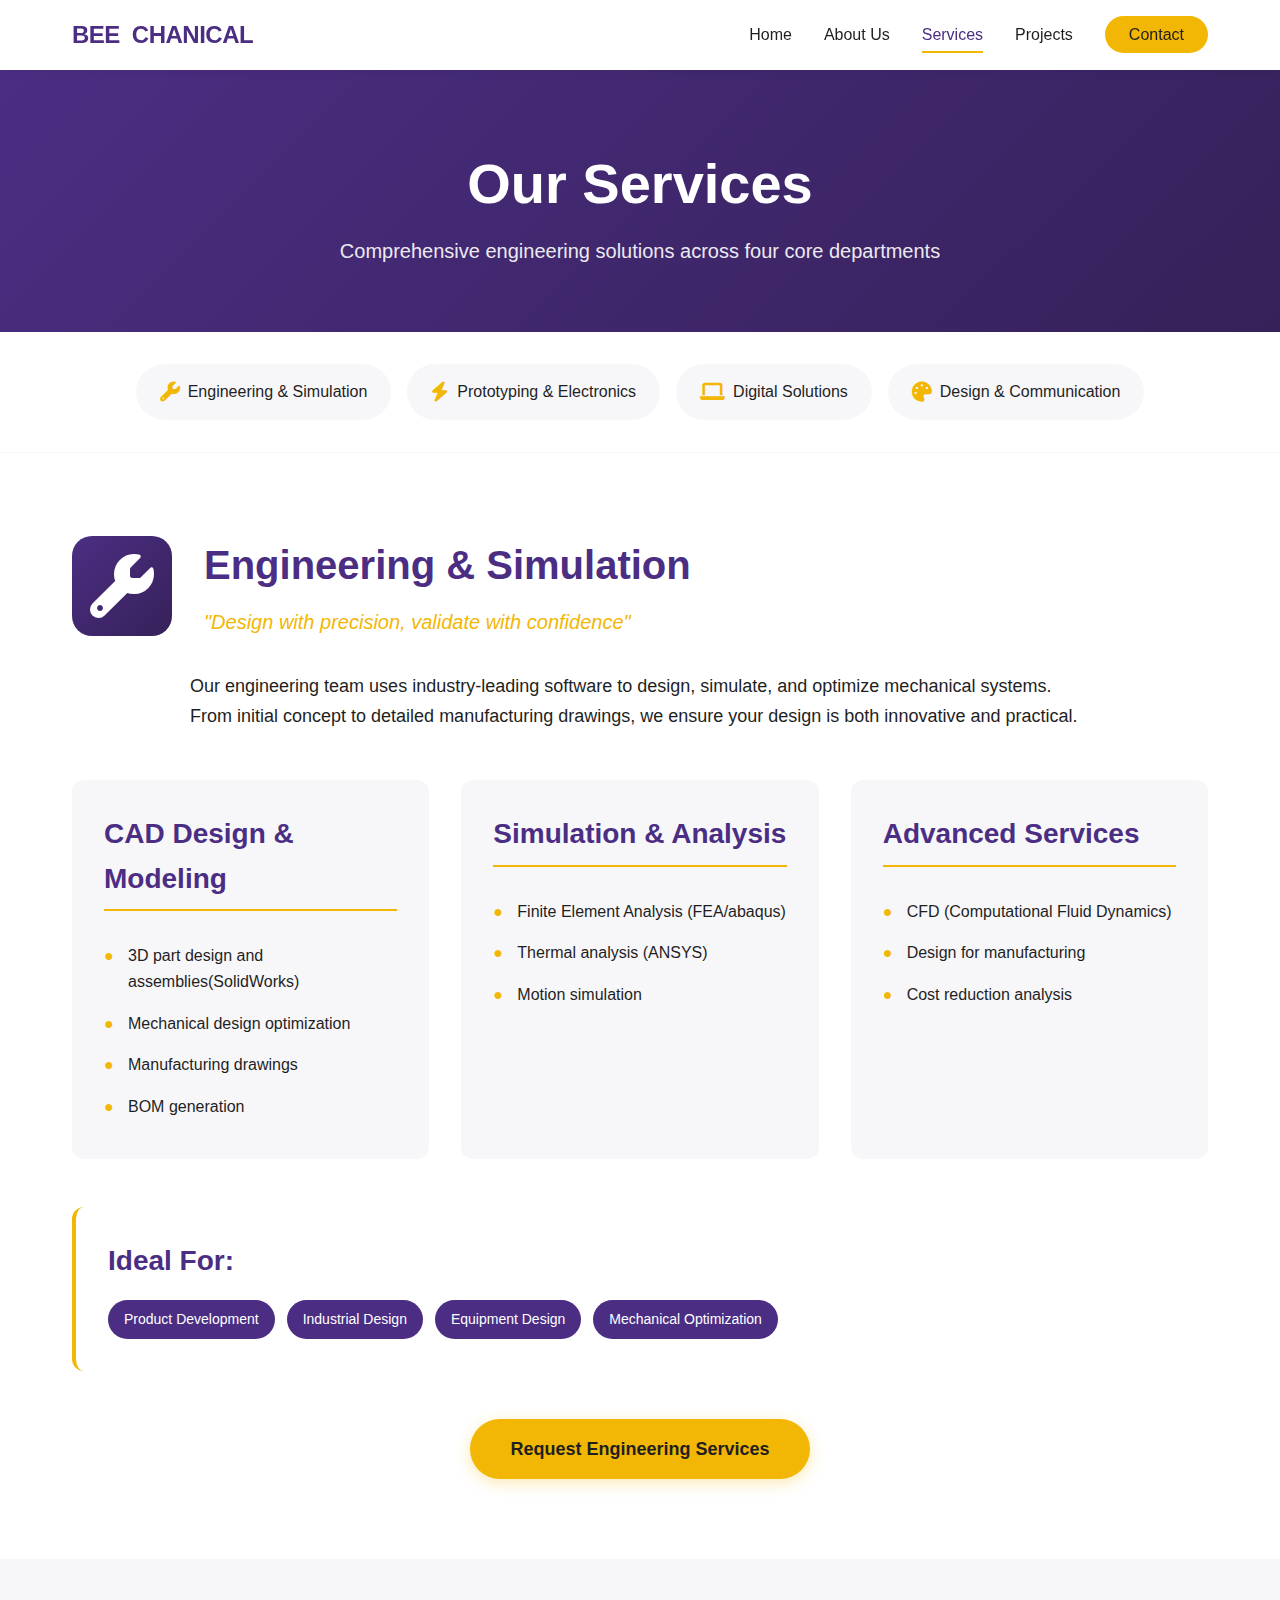
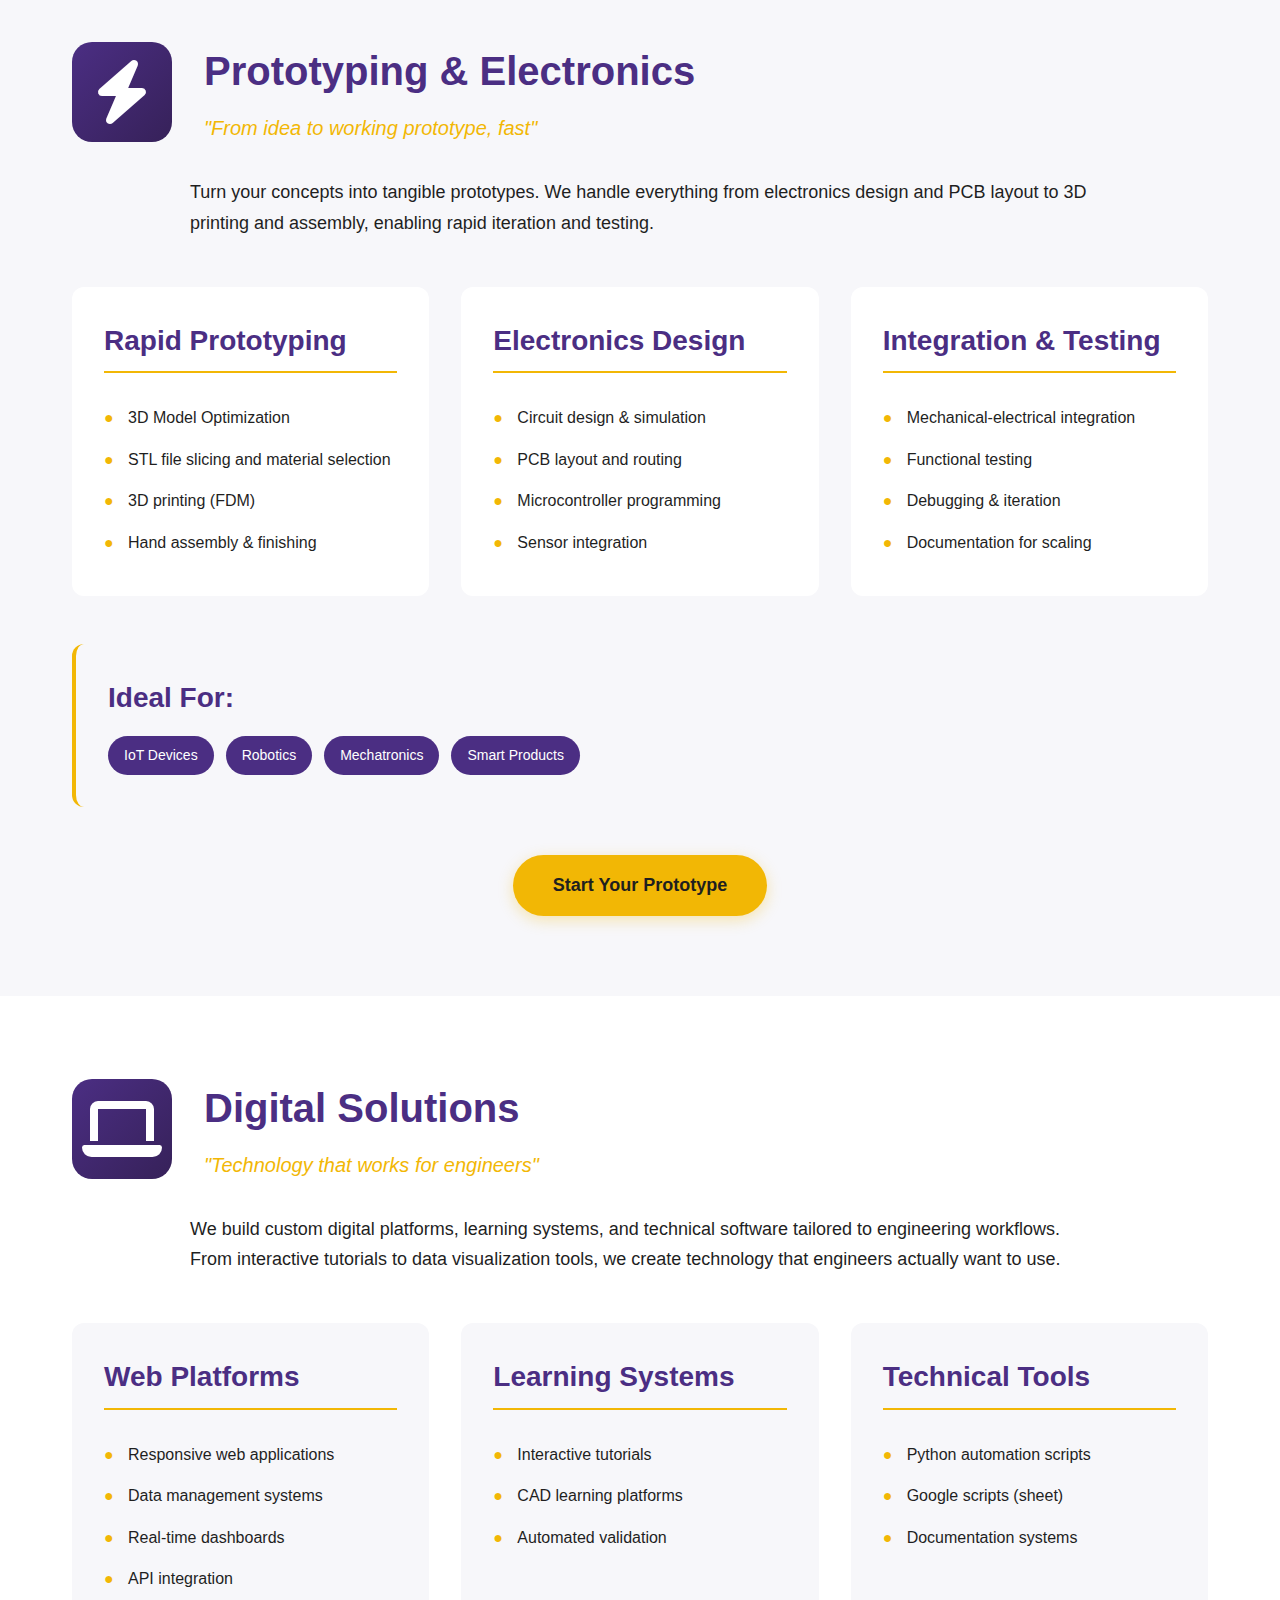
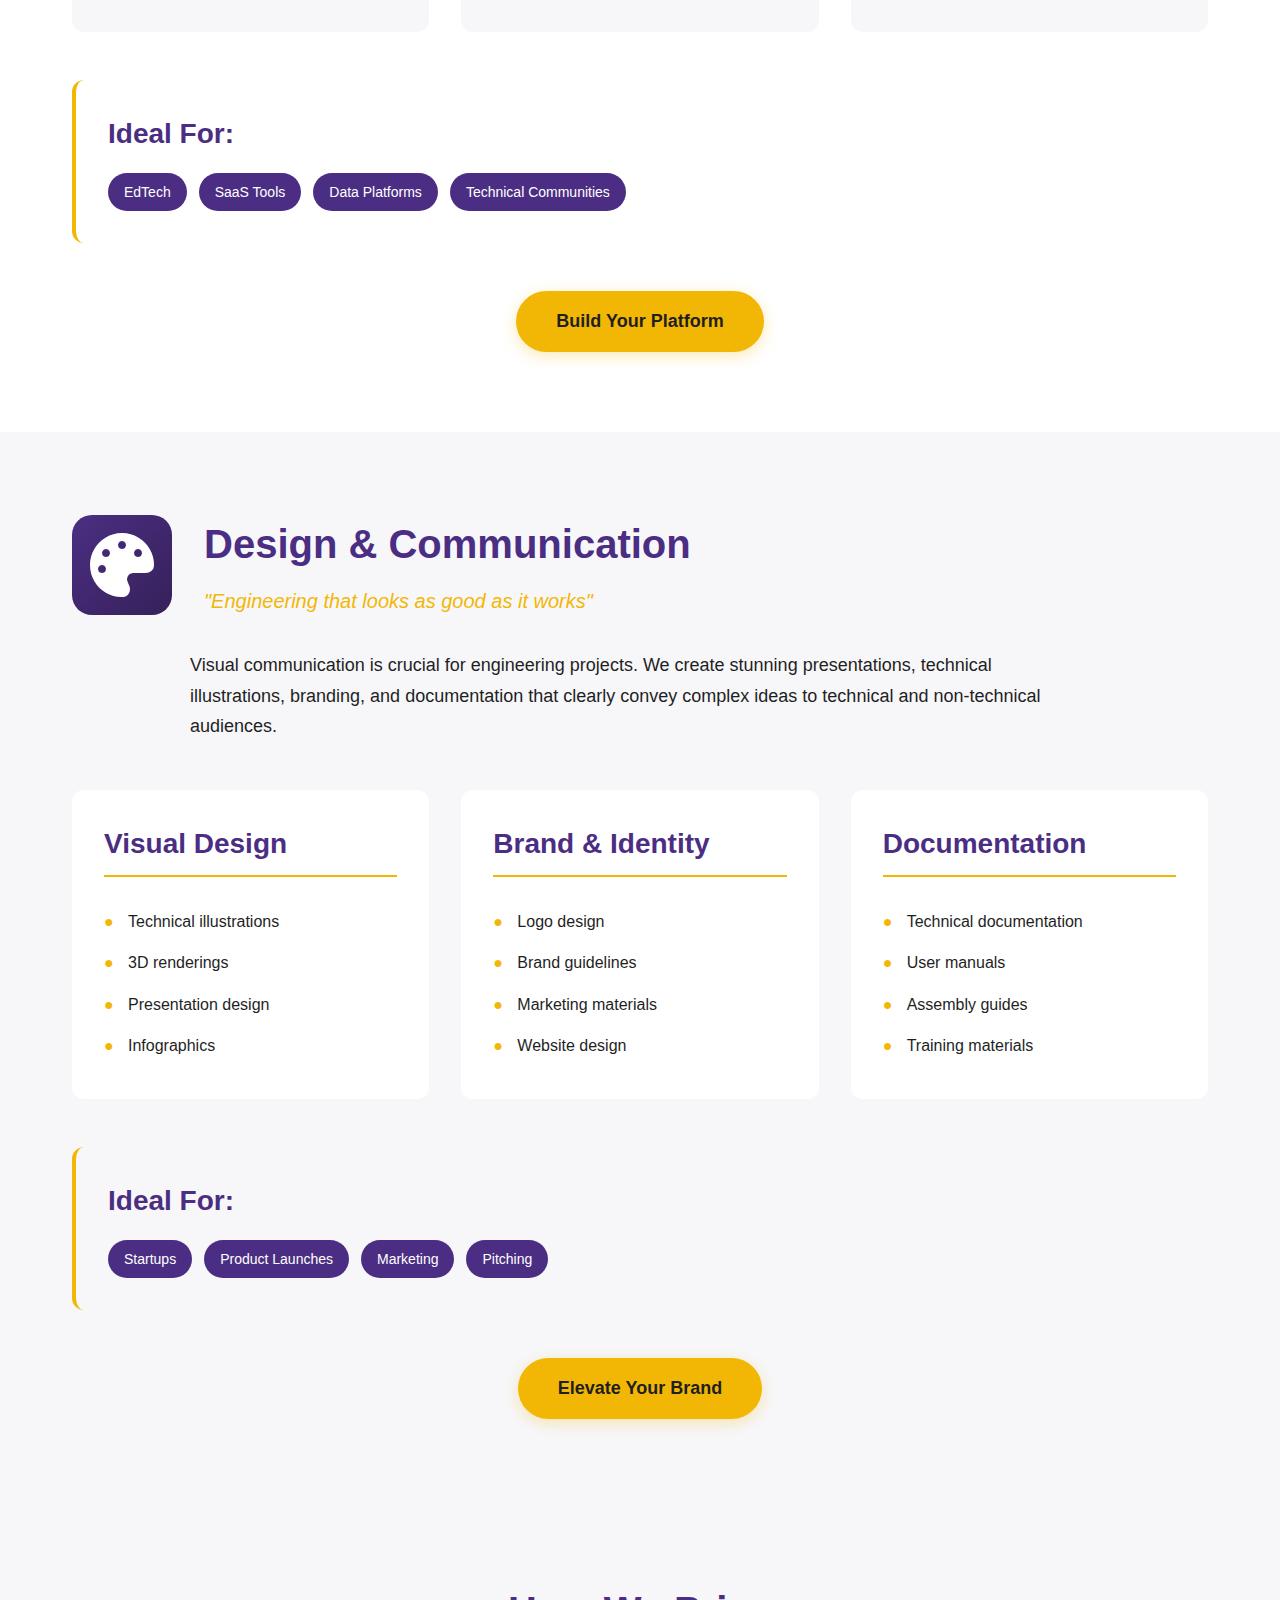
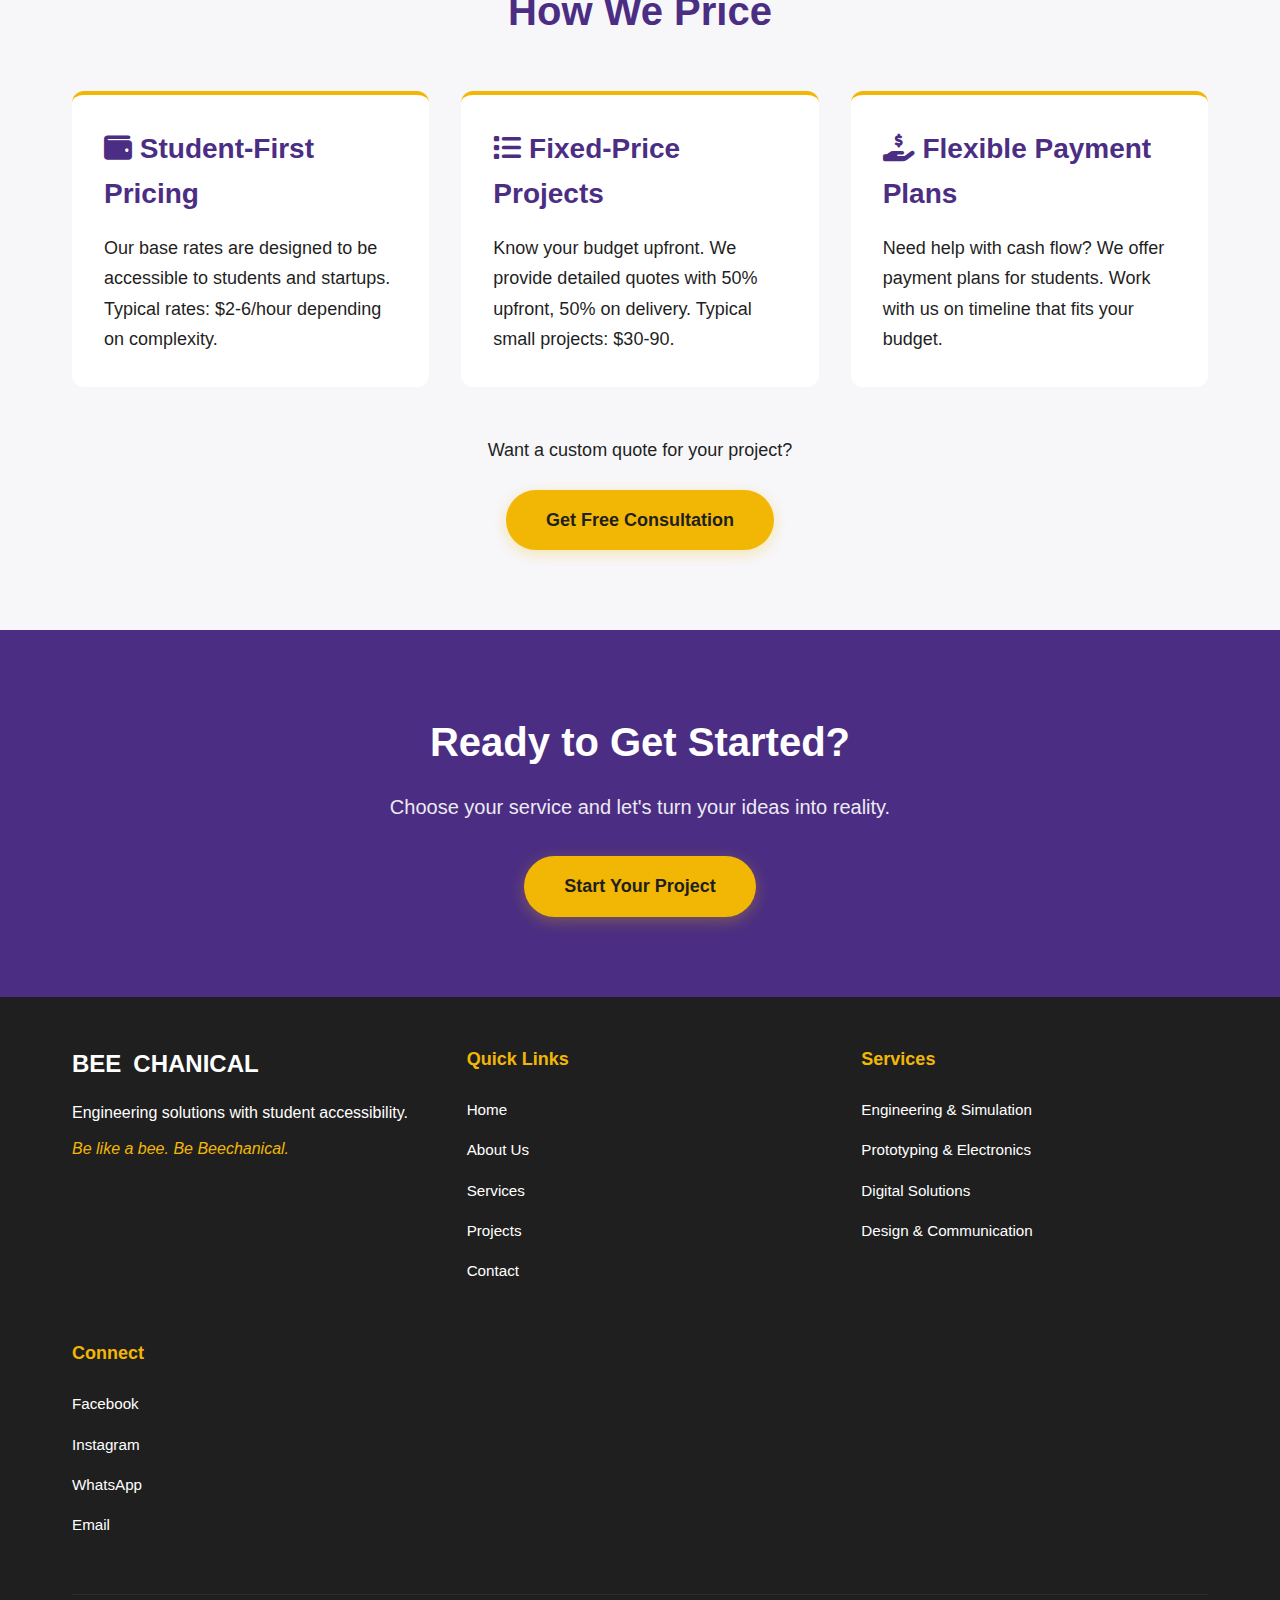
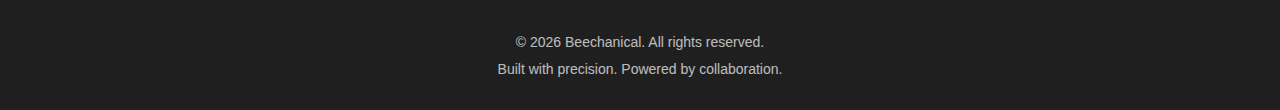
<file: services.html>
<!DOCTYPE html>
<html lang="en">
<head>
    <meta charset="UTF-8">
    <meta name="viewport" content="width=device-width, initial-scale=1.0">
    <title>Services — Beechanical</title>
    <link rel="stylesheet" href="https://cdnjs.cloudflare.com/ajax/libs/font-awesome/6.4.0/css/all.min.css">
    <link rel="stylesheet" href="styles.css">
</head>
<body>

    <!-- Navigation Bar -->
    <nav class="navbar">
        <div class="nav-container">
            <a href="index.html" class="logo">BEE<span>CHANICAL</span></a>
            
            <button class="nav-toggle" id="navToggle">
                <span></span>
                <span></span>
                <span></span>
            </button>

            <ul class="nav-menu" id="navMenu">
                <li><a href="index.html" class="nav-link">Home</a></li>
                <li><a href="about.html" class="nav-link">About Us</a></li>
                <li><a href="services.html" class="nav-link active">Services</a></li>
                <li><a href="projects.html" class="nav-link">Projects</a></li>
                <li><a href="contact.html" class="nav-link nav-cta">Contact</a></li>
            </ul>
        </div>
    </nav>

    <!-- Page Header -->
    <section class="page-header">
        <div class="container">
            <h1>Our Services</h1>
            <p class="page-subtitle">Comprehensive engineering solutions across four core departments</p>
        </div>
    </section>

    <!-- Services Navigation -->
    <section class="services-nav">
        <div class="container">
            <div class="services-nav-links">
                <a href="#engineering" class="service-nav-link">
                    <span class="nav-icon"><i class="fas fa-wrench"></i></span>
                    Engineering & Simulation
                </a>
                <a href="#prototyping" class="service-nav-link">
                    <span class="nav-icon"><i class="fas fa-bolt"></i></span>
                    Prototyping & Electronics
                </a>
                <a href="#digital" class="service-nav-link">
                    <span class="nav-icon"><i class="fas fa-laptop"></i></span>
                    Digital Solutions
                </a>
                <a href="#design" class="service-nav-link">
                    <span class="nav-icon"><i class="fas fa-palette"></i></span>
                    Design & Communication
                </a>
            </div>
        </div>
    </section>

    <!-- Engineering & Simulation Department -->
    <section id="engineering" class="department-detail">
        <div class="container">
            <div class="department-header-large">
                <div class="dept-icon-large"><i class="fas fa-wrench"></i></div>
                <div class="dept-header-content">
                    <h2>Engineering & Simulation</h2>
                    <p class="dept-tagline">"Design with precision, validate with confidence"</p>
                </div>
            </div>

            <div class="dept-description">
                <p>Our engineering team uses industry-leading software to design, simulate, and optimize mechanical systems. From initial concept to detailed manufacturing drawings, we ensure your design is both innovative and practical.</p>
            </div>

            <div class="services-detail-grid">
                <div class="service-detail-card">
                    <h3>CAD Design & Modeling</h3>
                    <ul>
                        <li>3D part design and assemblies(SolidWorks)</li>
                        <li>Mechanical design optimization</li>
                        <li>Manufacturing drawings</li>
                        <li>BOM generation</li>
                    </ul>
                </div>

                <div class="service-detail-card">
                    <h3>Simulation & Analysis</h3>
                    <ul>
                        <li>Finite Element Analysis (FEA/abaqus)</li>
                        <li>Thermal analysis (ANSYS)</li>
                        <li>Motion simulation</li>
                    </ul>
                </div>

                <div class="service-detail-card">
                    <h3>Advanced Services</h3>
                    <ul>
                        <li>CFD (Computational Fluid Dynamics)</li>
                        <li>Design for manufacturing</li>
                        <li>Cost reduction analysis</li>
                    </ul>
                </div>
            </div>

            <div class="ideal-for-section">
                <h3>Ideal For:</h3>
                <div class="ideal-tags">
                    <span class="ideal-tag">Product Development</span>
                    <span class="ideal-tag">Industrial Design</span>
                    <span class="ideal-tag">Equipment Design</span>
                    <span class="ideal-tag">Mechanical Optimization</span>
                </div>
            </div>

            <div class="dept-cta">
                <a href="contact.html" class="cta-button">Request Engineering Services</a>
            </div>
        </div>
    </section>

    <!-- Prototyping & Electronics Department -->
    <section id="prototyping" class="department-detail alt-bg">
        <div class="container">
            <div class="department-header-large">
                <div class="dept-icon-large"><i class="fas fa-bolt"></i></div>
                <div class="dept-header-content">
                    <h2>Prototyping & Electronics</h2>
                    <p class="dept-tagline">"From idea to working prototype, fast"</p>
                </div>
            </div>

            <div class="dept-description">
                <p>Turn your concepts into tangible prototypes. We handle everything from electronics design and PCB layout to 3D printing and assembly, enabling rapid iteration and testing.</p>
            </div>

            <div class="services-detail-grid">
                <div class="service-detail-card">
                    <h3>Rapid Prototyping</h3>
                    <ul>
                        <li>3D Model Optimization</li>
                        <li>STL file slicing and material selection</li>
                        <li>3D printing (FDM)</li>
                        <li>Hand assembly & finishing</li>
                    </ul>
                </div>

                <div class="service-detail-card">
                    <h3>Electronics Design</h3>
                    <ul>
                        <li>Circuit design & simulation</li>
                        <li>PCB layout and routing</li>
                        <li>Microcontroller programming</li>
                        <li>Sensor integration</li>
                    </ul>
                </div>

                <div class="service-detail-card">
                    <h3>Integration & Testing</h3>
                    <ul>
                        <li>Mechanical-electrical integration</li>
                        <li>Functional testing</li>
                        <li>Debugging & iteration</li>
                        <li>Documentation for scaling</li>
                    </ul>
                </div>
            </div>

            <div class="ideal-for-section">
                <h3>Ideal For:</h3>
                <div class="ideal-tags">
                    <span class="ideal-tag">IoT Devices</span>
                    <span class="ideal-tag">Robotics</span>
                    <span class="ideal-tag">Mechatronics</span>
                    <span class="ideal-tag">Smart Products</span>
                </div>
            </div>

            <div class="dept-cta">
                <a href="contact.html" class="cta-button">Start Your Prototype</a>
            </div>
        </div>
    </section>

    <!-- Digital Solutions Department -->
    <section id="digital" class="department-detail">
        <div class="container">
            <div class="department-header-large">
                <div class="dept-icon-large"><i class="fas fa-laptop"></i></div>
                <div class="dept-header-content">
                    <h2>Digital Solutions</h2>
                    <p class="dept-tagline">"Technology that works for engineers"</p>
                </div>
            </div>

            <div class="dept-description">
                <p>We build custom digital platforms, learning systems, and technical software tailored to engineering workflows. From interactive tutorials to data visualization tools, we create technology that engineers actually want to use.</p>
            </div>

            <div class="services-detail-grid">
                <div class="service-detail-card">
                    <h3>Web Platforms</h3>
                    <ul>
                        <li>Responsive web applications</li>
                        <li>Data management systems</li>
                        <li>Real-time dashboards</li>
                        <li>API integration</li>
                    </ul>
                </div>

                <div class="service-detail-card">
                    <h3>Learning Systems</h3>
                    <ul>
                        <li>Interactive tutorials</li>
                        <li>CAD learning platforms</li>
                        <li>Automated validation</li>
                    </ul>
                </div>

                <div class="service-detail-card">
                    <h3>Technical Tools</h3>
                    <ul>
                        <li>Python automation scripts</li>
                        <li>Google scripts (sheet)</li>
                        <li>Documentation systems</li>
                    </ul>
                </div>
            </div>

            <div class="ideal-for-section">
                <h3>Ideal For:</h3>
                <div class="ideal-tags">
                    <span class="ideal-tag">EdTech</span>
                    <span class="ideal-tag">SaaS Tools</span>
                    <span class="ideal-tag">Data Platforms</span>
                    <span class="ideal-tag">Technical Communities</span>
                </div>
            </div>

            <div class="dept-cta">
                <a href="contact.html" class="cta-button">Build Your Platform</a>
            </div>
        </div>
    </section>

    <!-- Design & Communication Department -->
    <section id="design" class="department-detail alt-bg">
        <div class="container">
            <div class="department-header-large">
                <div class="dept-icon-large"><i class="fas fa-palette"></i></div>
                <div class="dept-header-content">
                    <h2>Design & Communication</h2>
                    <p class="dept-tagline">"Engineering that looks as good as it works"</p>
                </div>
            </div>

            <div class="dept-description">
                <p>Visual communication is crucial for engineering projects. We create stunning presentations, technical illustrations, branding, and documentation that clearly convey complex ideas to technical and non-technical audiences.</p>
            </div>

            <div class="services-detail-grid">
                <div class="service-detail-card">
                    <h3>Visual Design</h3>
                    <ul>
                        <li>Technical illustrations</li>
                        <li>3D renderings</li>
                        <li>Presentation design</li>
                        <li>Infographics</li>
                    </ul>
                </div>

                <div class="service-detail-card">
                    <h3>Brand & Identity</h3>
                    <ul>
                        <li>Logo design</li>
                        <li>Brand guidelines</li>
                        <li>Marketing materials</li>
                        <li>Website design</li>
                    </ul>
                </div>

                <div class="service-detail-card">
                    <h3>Documentation</h3>
                    <ul>
                        <li>Technical documentation</li>
                        <li>User manuals</li>
                        <li>Assembly guides</li>
                        <li>Training materials</li>
                    </ul>
                </div>
            </div>

            <div class="ideal-for-section">
                <h3>Ideal For:</h3>
                <div class="ideal-tags">
                    <span class="ideal-tag">Startups</span>
                    <span class="ideal-tag">Product Launches</span>
                    <span class="ideal-tag">Marketing</span>
                    <span class="ideal-tag">Pitching</span>
                </div>
            </div>

            <div class="dept-cta">
                <a href="contact.html" class="cta-button">Elevate Your Brand</a>
            </div>
        </div>
    </section>

    <!-- Pricing Section -->
    <section class="pricing-section">
        <div class="container">
            <h2>How We Price</h2>
            
            <div class="pricing-content">
                <div class="pricing-principle">
                    <h3><i class="fas fa-wallet"></i> Student-First Pricing</h3>
                    <p>Our base rates are designed to be accessible to students and startups. Typical rates: $2-6/hour depending on complexity.</p>
                </div>

                <div class="pricing-principle">
                    <h3><i class="fas fa-list"></i> Fixed-Price Projects</h3>
                    <p>Know your budget upfront. We provide detailed quotes with 50% upfront, 50% on delivery. Typical small projects: $30-90.</p>
                </div>

                <div class="pricing-principle">
                    <h3><i class="fas fa-hand-holding-usd"></i> Flexible Payment Plans</h3>
                    <p>Need help with cash flow? We offer payment plans for students. Work with us on timeline that fits your budget.</p>
                </div>
            </div>

            <div class="pricing-cta">
                <p>Want a custom quote for your project?</p>
                <a href="contact.html" class="cta-button">Get Free Consultation </a>
            </div>
        </div>
    </section>

    <!-- CTA Section -->
    <section class="cta-section">
        <div class="container">
            <h2>Ready to Get Started?</h2>
            <p>Choose your service and let's turn your ideas into reality.</p>
            <a href="contact.html" class="cta-button">Start Your Project </a>
        </div>
    </section>

    <!-- Footer -->
    <footer>
        <div class="container">
            <div class="footer-content">
                <div class="footer-column">
                    <div class="footer-logo">BEE<span>CHANICAL</span></div>
                    <p>Engineering solutions with student accessibility.</p>
                    <p class="footer-slogan">Be like a bee. Be Beechanical.</p>
                </div>

                <div class="footer-column">
                    <h4>Quick Links</h4>
                    <ul class="footer-links">
                        <li><a href="index.html">Home</a></li>
                        <li><a href="about.html">About Us</a></li>
                        <li><a href="services.html">Services</a></li>
                        <li><a href="projects.html">Projects</a></li>
                        <li><a href="contact.html">Contact</a></li>
                    </ul>
                </div>

                <div class="footer-column">
                    <h4>Services</h4>
                    <ul class="footer-links">
                        <li><a href="services.html#engineering">Engineering & Simulation</a></li>
                        <li><a href="services.html#prototyping">Prototyping & Electronics</a></li>
                        <li><a href="services.html#digital">Digital Solutions</a></li>
                        <li><a href="services.html#design">Design & Communication</a></li>
                    </ul>
                </div>

                <div class="footer-column">
                    <h4>Connect</h4>
                    <ul class="footer-links">
                        <li><a href="https://www.facebook.com/profile.php?id=61587474098991" target="_blank" rel="noopener noreferrer">Facebook</a></li>
                        <li><a href="https://www.instagram.com/beechanical?igsh=MTV1NjdrMGpjdzF3bg%3D%3D" target="_blank" rel="noopener noreferrer">Instagram</a></li>
                        <li><a href="https://wa.me/213697341170" target="_blank" rel="noopener noreferrer">WhatsApp</a></li>
                        <li><a href="https://mail.google.com/mail/?view=cm&fs=1&to=beechanical5@gmail.com&su=Beechanical%20Project%20Inquiry" target="_blank" rel="noopener noreferrer">Email</a></li>
                    </ul>
                </div>
            </div>

            <div class="footer-bottom">
                <p>© 2026 Beechanical. All rights reserved.</p>
                <p>Built with precision. Powered by collaboration.</p>
            </div>
        </div>
    </footer>

    <script src="script.js"></script>

</body>
</html>
</file>
<file: styles.css>
/* ============================================
   BEECHANICAL WEBSITE - COMPLETE STYLESHEET
   ============================================ */

/* CSS Variables */
:root {
    --purple: #4B2E83;
    --purple-dark: #362159;
    --yellow: #F2B705;
    --gray-dark: #1F1F1F;
    --gray-light: #F7F7FA;
    --white: #FFFFFF;
    
    --transition: all 0.3s ease;
    --border-radius: 12px;
    --box-shadow: 0 2px 10px rgba(0,0,0,0.05);
    --box-shadow-hover: 0 8px 30px rgba(75, 46, 131, 0.15);
}

/* Reset & Base Styles */
* {
    margin: 0;
    padding: 0;
    box-sizing: border-box;
}

html {
    scroll-behavior: smooth;
}

body {
    font-family: -apple-system, BlinkMacSystemFont, 'Segoe UI', 'Inter', 'Helvetica Neue', sans-serif;
    color: var(--gray-dark);
    line-height: 1.6;
    background: var(--gray-light);
    overflow-x: hidden;
    width: 100%;
    max-width: 100vw;
}

/* Typography */
h1 { 
    font-size: 3.5rem; 
    font-weight: 700; 
    line-height: 1.2; 
    margin-bottom: 1rem;
}
h2 { 
    font-size: 2.5rem; 
    font-weight: 700; 
    margin-bottom: 1rem; 
}
h3 { 
    font-size: 1.75rem; 
    font-weight: 600; 
    margin-bottom: 0.75rem; 
}
h4 { 
    font-size: 1.25rem; 
    font-weight: 600; 
    margin-bottom: 0.5rem; 
}
p { 
    font-size: 1.125rem; 
    line-height: 1.7; 
}

.lead-text {
    font-size: 1.25rem;
    font-weight: 400;
    line-height: 1.8;
    color: var(--gray-dark);
}

/* Container */
.container {
    max-width: 1200px;
    margin: 0 auto;
    padding: 0 2rem;
}

section {
    padding: 5rem 0;
}

/* ============================================
   NAVIGATION BAR
   ============================================ */

.navbar {
    background: var(--white);
    box-shadow: 0 2px 10px rgba(0,0,0,0.05);
    position: sticky;
    top: 0;
    z-index: 1000;
    transition: var(--transition);
}

.nav-container {
    max-width: 1200px;
    margin: 0 auto;
    padding: 1rem 2rem;
    display: flex;
    justify-content: space-between;
    align-items: center;
}

.logo {
    font-size: 1.5rem;
    font-weight: 700;
    color: var(--purple);
    text-decoration: none;
    letter-spacing: -0.5px;
    display: flex;
    align-items: center;
    gap: 0.75rem;
    transition: var(--transition);
}

.logo-svg {
    height: 40px;
    width: 40px;
    flex-shrink: 0;
    transition: var(--transition);
}

.logo-text {
    color: var(--purple);
    font-weight: 700;
    white-space: nowrap;
}

.logo:hover {
    transform: translateY(-2px);
}

.logo:hover .logo-svg {
    transform: scale(1.05);
}

.nav-menu {
    display: flex;
    list-style: none;
    gap: 2rem;
    align-items: center;
}

.nav-link {
    text-decoration: none;
    color: var(--gray-dark);
    font-weight: 500;
    transition: var(--transition);
    padding: 0.5rem 0;
    border-bottom: 2px solid transparent;
}

.nav-link:hover,
.nav-link.active {
    color: var(--purple);
    border-bottom-color: var(--yellow);
}

.nav-cta {
    background: var(--yellow);
    color: var(--gray-dark);
    padding: 0.625rem 1.5rem !important;
    border-radius: 50px;
    border: none !important;
}

.nav-cta:hover {
    transform: translateY(-2px);
    box-shadow: 0 4px 15px rgba(242, 183, 5, 0.3);
}

/* Mobile Menu Toggle */
.nav-toggle {
    display: none;
    flex-direction: column;
    background: none;
    border: none;
    cursor: pointer;
    padding: 0.5rem;
}

.nav-toggle span {
    width: 25px;
    height: 3px;
    background: var(--purple);
    margin: 3px 0;
    transition: var(--transition);
    border-radius: 3px;
}

/* ============================================
   HERO SECTION (Home Page)
   ============================================ */

.hero {
    background: linear-gradient(135deg, var(--purple) 0%, var(--purple-dark) 100%);
    color: var(--white);
    min-height: 90vh;
    display: flex;
    align-items: center;
    position: relative;
    overflow: hidden;
}

/* Triangular Side Elements */
.triangles-container {
    position: absolute;
    top: 0;
    height: 100%;
    width: 22%;
    display: flex;
    flex-direction: column;
    justify-content: space-between;
    align-items: stretch;
    z-index: 0;
    padding: 3rem 0;
}

.triangles-left {
    left: 0;
}

.triangles-right {
    right: 0;
}

.triangle {
    flex: 0 0 auto;
    height: 15vh;
    opacity: 0.95;
    transition: all 0.4s cubic-bezier(0.34, 1.56, 0.64, 1);
    cursor: pointer;
}

.triangle:hover {
    opacity: 1;
    transform: scale(1.08) translateZ(0);
}

.triangle-1 {
    animation: slideInTriangleLeft 0.8s ease-out 0.05s both;
}

.triangle-2 {
    animation: slideInTriangleLeft 0.8s ease-out 0.15s both;
}

.triangle-3 {
    animation: slideInTriangleLeft 0.8s ease-out 0.25s both;
}

.triangle-4 {
    animation: slideInTriangleLeft 0.8s ease-out 0.35s both;
}

.triangle-5 {
    animation: slideInTriangleLeft 0.8s ease-out 0.45s both;
}

@keyframes slideInTriangleLeft {
    from {
        opacity: 0;
        transform: translateX(-80px) scale(0.95);
    }
    to {
        opacity: 0.95;
        transform: translateX(0) scale(1);
    }
}

@keyframes slideInTriangleRight {
    from {
        opacity: 0;
        transform: translateX(80px) scale(0.95);
    }
    to {
        opacity: 0.95;
        transform: translateX(0) scale(1);
    }
}

.triangles-right .triangle-1 {
    animation: slideInTriangleRight 0.8s ease-out 0.05s both;
}

.triangles-right .triangle-2 {
    animation: slideInTriangleRight 0.8s ease-out 0.15s both;
}

.triangles-right .triangle-3 {
    animation: slideInTriangleRight 0.8s ease-out 0.25s both;
}

.triangles-right .triangle-4 {
    animation: slideInTriangleRight 0.8s ease-out 0.35s both;
}

.triangles-right .triangle-5 {
    animation: slideInTriangleRight 0.8s ease-out 0.45s both;
}

.hero-pattern {
    position: absolute;
    top: 0;
    left: 0;
    right: 0;
    bottom: 0;
    pointer-events: none;
    display: block;
}

#hexagonCanvas {
    position: absolute;
    top: 0;
    left: 0;
    width: 100%;
    height: 100%;
    pointer-events: auto;
}

.hero-content {
    position: relative;
    z-index: 1;
    text-align: center;
    max-width: 900px;
    margin: 0 auto;
}

.hero-logo {
    margin-bottom: 2rem;
    display: flex;
    justify-content: center;
}

.hero-logo-svg {
    height: 150px;
    width: 150px;
    animation: float 3s ease-in-out infinite;
}

@keyframes float {
    0%, 100% {
        transform: translateY(0px);
    }
    50% {
        transform: translateY(-20px);
    }
}

.slogan {
    font-size: 1.5rem;
    font-weight: 300;
    margin-bottom: 1.5rem;
    color: var(--yellow);
}

.hero-description {
    font-size: 1.25rem;
    margin: 0 auto 2.5rem;
    opacity: 0.95;
    max-width: 700px;
}

.hero-buttons {
    display: flex;
    gap: 1rem;
    justify-content: center;
    flex-wrap: wrap;
}

/* ============================================
   BUTTONS & CTAs
   ============================================ */

.cta-button {
    display: inline-block;
    background: var(--yellow);
    color: var(--gray-dark);
    padding: 1rem 2.5rem;
    border-radius: 50px;
    text-decoration: none;
    font-weight: 600;
    font-size: 1.125rem;
    transition: var(--transition);
    border: none;
    cursor: pointer;
    box-shadow: 0 4px 15px rgba(242, 183, 5, 0.3);
}

.cta-button:hover {
    transform: translateY(-2px);
    box-shadow: 0 6px 20px rgba(242, 183, 5, 0.4);
}

.cta-button-outline {
    display: inline-block;
    background: transparent;
    color: var(--white);
    border: 2px solid var(--white);
    padding: 1rem 2.5rem;
    border-radius: 50px;
    text-decoration: none;
    font-weight: 600;
    font-size: 1.125rem;
    transition: var(--transition);
}

.cta-button-outline:hover {
    background: var(--white);
    color: var(--purple);
}

.cta-center {
    text-align: center;
    margin-top: 3rem;
}

/* ============================================
   PAGE HEADERS
   ============================================ */

.page-header {
    background: linear-gradient(135deg, var(--purple) 0%, var(--purple-dark) 100%);
    color: var(--white);
    padding: 5rem 0 4rem;
    text-align: center;
}

.page-header h1 {
    margin-bottom: 1rem;
}

.page-subtitle {
    font-size: 1.25rem;
    opacity: 0.9;
    max-width: 700px;
    margin: 0 auto;
}

/* ============================================
   STATS & METRICS
   ============================================ */

.stats-section {
    background: var(--white);
    padding: 4rem 0;
}

.stats-grid {
    display: grid;
    grid-template-columns: repeat(auto-fit, minmax(250px, 1fr));
    gap: 2rem;
}

.stat-card {
    background: var(--gray-light);
    padding: 2rem;
    border-radius: var(--border-radius);
    text-align: center;
    transition: var(--transition);
}

.stat-card:hover {
    transform: translateY(-5px);
    box-shadow: var(--box-shadow-hover);
}

.stat-icon {
    font-size: 2.5rem;
    margin-bottom: 1rem;
    color: var(--purple);
}

.stat-number {
    font-size: 2.5rem;
    font-weight: 700;
    color: var(--purple);
    margin-bottom: 0.5rem;
}

.stat-title {
    font-weight: 600;
    color: var(--purple);
    margin-bottom: 0.5rem;
    font-size: 1.125rem;
}

.stat-card p {
    font-size: 1rem;
    opacity: 0.8;
}

/* ============================================
   SERVICES OVERVIEW (Home Page)
   ============================================ */

.services-overview {
    background: var(--gray-light);
}

.services-overview h2 {
    text-align: center;
    color: var(--purple);
    margin-bottom: 1rem;
}

.section-subtitle {
    text-align: center;
    color: var(--gray-dark);
    opacity: 0.7;
    margin-bottom: 4rem;
    font-size: 1.125rem;
}

.services-grid {
    display: grid;
    grid-template-columns: repeat(auto-fit, minmax(280px, 1fr));
    gap: 2rem;
    margin-bottom: 2rem;
}

.service-card {
    background: var(--white);
    padding: 2.5rem 2rem;
    border-radius: var(--border-radius);
    text-align: center;
    transition: var(--transition);
    box-shadow: var(--box-shadow);
}

.service-card:hover {
    transform: translateY(-8px);
    box-shadow: var(--box-shadow-hover);
}

.service-icon {
    font-size: 3rem;
    margin-bottom: 1.5rem;
    color: var(--purple);
}

.service-card h3 {
    color: var(--purple);
    margin-bottom: 1rem;
}

.service-card p {
    margin-bottom: 1.5rem;
    font-size: 1rem;
}

.service-link {
    color: var(--yellow);
    text-decoration: none;
    font-weight: 600;
    transition: var(--transition);
}

.service-link:hover {
    color: var(--purple);
}

/* ============================================
   WHY SECTION
   ============================================ */

.why-section {
    background: var(--white);
}

.why-section h2 {
    text-align: center;
    color: var(--purple);
    margin-bottom: 3rem;
}

.why-grid {
    display: grid;
    grid-template-columns: repeat(auto-fit, minmax(300px, 1fr));
    gap: 2rem;
}

.why-item {
    position: relative;
    padding-left: 4rem;
}

.why-number {
    position: absolute;
    left: 0;
    top: 0;
    font-size: 2rem;
    font-weight: 700;
    color: var(--yellow);
    opacity: 0.5;
}

.why-item h3 {
    color: var(--purple);
    margin-bottom: 0.75rem;
    font-size: 1.25rem;
}

.why-item p {
    font-size: 1rem;
}

/* ============================================
   PROJECTS PREVIEW & PORTFOLIO
   ============================================ */

.projects-preview {
    background: var(--gray-light);
}

.projects-preview h2 {
    text-align: center;
    color: var(--purple);
    margin-bottom: 1rem;
}

.projects-grid {
    display: grid;
    grid-template-columns: repeat(auto-fit, minmax(320px, 1fr));
    gap: 2rem;
}

.project-card {
    background: var(--white);
    border-radius: 16px;
    overflow: hidden;
    box-shadow: var(--box-shadow);
    transition: var(--transition);
}

.project-card:hover {
    transform: translateY(-8px);
    box-shadow: var(--box-shadow-hover);
}

.project-image {
    height: 200px;
    background: linear-gradient(135deg, var(--purple), var(--yellow));
    display: flex;
    align-items: center;
    justify-content: center;
    font-size: 3rem;
}

.project-content {
    padding: 2rem;
}

.project-title {
    color: var(--purple);
    margin-bottom: 0.5rem;
    font-size: 1.5rem;
}

.project-subtitle {
    font-size: 0.875rem;
    color: var(--yellow);
    font-weight: 600;
    margin-bottom: 1rem;
}

.project-content p {
    font-size: 1rem;
    margin-bottom: 1rem;
}

.project-tags {
    display: flex;
    flex-wrap: wrap;
    gap: 0.5rem;
    margin-top: 1rem;
}

.tag {
    background: var(--gray-light);
    color: var(--purple);
    padding: 0.25rem 0.75rem;
    border-radius: 20px;
    font-size: 0.875rem;
    font-weight: 500;
}

/* ============================================
   CTA SECTIONS
   ============================================ */

.cta-section {
    background: var(--purple);
    color: var(--white);
    text-align: center;
    padding: 5rem 0;
}

.cta-section h2 {
    margin-bottom: 1rem;
    color: var(--white);
}

.cta-section p {
    font-size: 1.25rem;
    margin-bottom: 2rem;
    opacity: 0.9;
}

/* ============================================
   ABOUT PAGE - SPECIFIC STYLES
   ============================================ */

.about-intro {
    background: var(--white);
}

.about-grid {
    display: grid;
    grid-template-columns: 1fr 1fr;
    gap: 4rem;
    align-items: center;
}

.about-content h2 {
    color: var(--purple);
    margin-bottom: 1.5rem;
}

.about-text p {
    margin-bottom: 1.5rem;
}

.visual-placeholder {
    background: var(--gray-light);
    border-radius: var(--border-radius);
    padding: 3rem;
    min-height: 400px;
    display: flex;
    align-items: center;
    justify-content: center;
}

.hexagon-pattern {
    display: grid;
    grid-template-columns: repeat(3, 1fr);
    gap: 1.5rem;
}

.hex-element {
    width: 80px;
    height: 80px;
    background: var(--white);
    border-radius: 12px;
    display: flex;
    align-items: center;
    justify-content: center;
    font-size: 2rem;
    box-shadow: var(--box-shadow);
}

.philosophy-section {
    background: var(--gray-light);
}

.philosophy-section h2 {
    text-align: center;
    color: var(--purple);
    margin-bottom: 3rem;
}

.philosophy-grid {
    display: grid;
    grid-template-columns: repeat(auto-fit, minmax(280px, 1fr));
    gap: 2rem;
}

.philosophy-card {
    background: var(--white);
    padding: 2rem;
    border-radius: var(--border-radius);
    text-align: center;
}

.philosophy-icon {
    font-size: 3rem;
    margin-bottom: 1rem;
    color: var(--purple);
}

.philosophy-card h3 {
    color: var(--purple);
    margin-bottom: 1rem;
}

.team-section {
    background: var(--white);
}

.team-section h2 {
    text-align: center;
    color: var(--purple);
    margin-bottom: 1rem;
}

.team-composition {
    display: grid;
    grid-template-columns: repeat(auto-fit, minmax(300px, 1fr));
    gap: 2rem;
    margin: 3rem 0;
}

.team-stat {
    background: var(--gray-light);
    padding: 2rem;
    border-radius: var(--border-radius);
    text-align: center;
}

.team-stat-number {
    font-size: 3rem;
    font-weight: 700;
    color: var(--yellow);
    margin-bottom: 0.5rem;
}

.team-stat-label {
    font-size: 1.25rem;
    font-weight: 600;
    color: var(--purple);
    margin-bottom: 0.5rem;
}

.team-stat-detail {
    font-size: 1rem;
    opacity: 0.8;
}

.team-expertise {
    margin-top: 3rem;
}

.team-expertise h3 {
    text-align: center;
    color: var(--purple);
    margin-bottom: 2rem;
}

.expertise-grid {
    display: grid;
    grid-template-columns: repeat(auto-fit, minmax(200px, 1fr));
    gap: 1rem;
}

.expertise-item {
    background: var(--gray-light);
    padding: 1rem 1.5rem;
    border-radius: var(--border-radius);
    display: flex;
    align-items: center;
    gap: 1rem;
}

.expertise-icon {
    font-size: 1.5rem;
    color: var(--yellow);
}

.approach-section {
    background: var(--gray-light);
}

.approach-section h2 {
    text-align: center;
    color: var(--purple);
    margin-bottom: 1rem;
}

.process-timeline {
    max-width: 800px;
    margin: 0 auto;
}

.timeline-step {
    display: flex;
    gap: 2rem;
    margin-bottom: 3rem;
    align-items: flex-start;
}

.step-number {
    background: var(--yellow);
    color: var(--gray-dark);
    width: 60px;
    height: 60px;
    border-radius: 50%;
    display: flex;
    align-items: center;
    justify-content: center;
    font-weight: 700;
    font-size: 1.5rem;
    flex-shrink: 0;
}

.step-content h3 {
    color: var(--purple);
    margin-bottom: 0.5rem;
}

.clients-section {
    background: var(--white);
}

.clients-section h2 {
    text-align: center;
    color: var(--purple);
    margin-bottom: 3rem;
}

.clients-grid {
    display: grid;
    grid-template-columns: repeat(auto-fit, minmax(280px, 1fr));
    gap: 2rem;
}

.client-type {
    background: var(--gray-light);
    padding: 2rem;
    border-radius: var(--border-radius);
    text-align: center;
}

.client-icon {
    font-size: 3rem;
    margin-bottom: 1rem;
    color: var(--purple);
}

.client-type h3 {
    color: var(--purple);
    margin-bottom: 1rem;
}

.values-section {
    background: var(--gray-light);
}

.values-section h2 {
    text-align: center;
    color: var(--purple);
    margin-bottom: 3rem;
}

.values-grid {
    display: grid;
    grid-template-columns: repeat(auto-fit, minmax(300px, 1fr));
    gap: 2rem;
}

.value-item {
    background: var(--white);
    padding: 2rem;
    border-radius: var(--border-radius);
    border-left: 4px solid var(--yellow);
}

.value-item h3 {
    color: var(--purple);
    margin-bottom: 1rem;
}

/* ============================================
   SERVICES PAGE - SPECIFIC STYLES
   ============================================ */

.services-nav {
    background: var(--white);
    padding: 2rem 0;
    border-bottom: 1px solid var(--gray-light);
}

.services-nav-links {
    display: flex;
    justify-content: center;
    gap: 1rem;
    flex-wrap: wrap;
}

.service-nav-link {
    display: flex;
    align-items: center;
    gap: 0.5rem;
    padding: 0.75rem 1.5rem;
    background: var(--gray-light);
    border-radius: 50px;
    text-decoration: none;
    color: var(--gray-dark);
    font-weight: 500;
    transition: var(--transition);
}

.service-nav-link:hover {
    background: var(--purple);
    color: var(--white);
}

.nav-icon {
    font-size: 1.25rem;
    color: var(--yellow);
}

.department-detail {
    background: var(--white);
    padding: 5rem 0;
}

.department-detail.alt-bg {
    background: var(--gray-light);
}

.department-header-large {
    display: flex;
    align-items: center;
    gap: 2rem;
    margin-bottom: 2rem;
}

.dept-icon-large {
    font-size: 4rem;
    background: linear-gradient(135deg, var(--purple), var(--purple-dark));
    color: var(--white);
    width: 100px;
    height: 100px;
    border-radius: 20px;
    display: flex;
    align-items: center;
    justify-content: center;
}

.dept-header-content h2 {
    color: var(--purple);
    margin-bottom: 0.5rem;
}

.dept-tagline {
    font-size: 1.25rem;
    font-style: italic;
    color: var(--yellow);
    font-weight: 500;
}

.dept-description {
    max-width: 900px;
    margin: 2rem auto 3rem;
}

.services-detail-grid {
    display: grid;
    grid-template-columns: repeat(auto-fit, minmax(280px, 1fr));
    gap: 2rem;
    margin-bottom: 3rem;
}

.service-detail-card {
    background: var(--gray-light);
    padding: 2rem;
    border-radius: var(--border-radius);
}

.department-detail.alt-bg .service-detail-card {
    background: var(--white);
}

.service-detail-card h3 {
    color: var(--purple);
    margin-bottom: 1.5rem;
    padding-bottom: 0.5rem;
    border-bottom: 2px solid var(--yellow);
}

.service-detail-card ul {
    list-style: none;
}

.service-detail-card li {
    padding: 0.5rem 0;
    padding-left: 1.5rem;
    position: relative;
}

.service-detail-card li::before {
    content: '●';
    color: var(--yellow);
    position: absolute;
    left: 0;
}

.ideal-for-section {
    background: var(--white);
    padding: 2rem;
    border-radius: var(--border-radius);
    border-left: 4px solid var(--yellow);
    margin-bottom: 2rem;
}

.department-detail.alt-bg .ideal-for-section {
    background: var(--gray-light);
}

.ideal-for-section h3 {
    color: var(--purple);
    margin-bottom: 1rem;
}

.ideal-tags {
    display: flex;
    flex-wrap: wrap;
    gap: 0.75rem;
}

.ideal-tag {
    background: var(--purple);
    color: var(--white);
    padding: 0.5rem 1rem;
    border-radius: 50px;
    font-size: 0.875rem;
    font-weight: 500;
}

.dept-cta {
    text-align: center;
    margin-top: 3rem;
}

.pricing-section {
    background: var(--gray-light);
}

.pricing-section h2 {
    text-align: center;
    color: var(--purple);
    margin-bottom: 3rem;
}

.pricing-content {
    display: grid;
    grid-template-columns: repeat(auto-fit, minmax(300px, 1fr));
    gap: 2rem;
    margin-bottom: 3rem;
}

.pricing-principle {
    background: var(--white);
    padding: 2rem;
    border-radius: var(--border-radius);
    border-top: 4px solid var(--yellow);
}

.pricing-principle h3 {
    color: var(--purple);
    margin-bottom: 1rem;
}

.pricing-cta {
    text-align: center;
}

.pricing-cta p {
    margin-bottom: 1.5rem;
    font-size: 1.125rem;
}

/* ============================================
   PROJECTS PAGE - SPECIFIC STYLES
   ============================================ */

.projects-portfolio {
    background: var(--white);
}

.project-showcase {
    display: grid;
    grid-template-columns: 1fr 1.5fr;
    gap: 3rem;
    margin-bottom: 4rem;
    align-items: start;
}

.project-showcase.reverse {
    grid-template-columns: 1.5fr 1fr;
}

.project-showcase.reverse .project-visual {
    order: 2;
}

.project-visual {
    position: sticky;
    top: 100px;
}

.project-image-placeholder {
    background: linear-gradient(135deg, var(--purple), var(--yellow));
    border-radius: var(--border-radius);
    padding: 4rem 2rem;
    text-align: center;
    color: var(--white);
    min-height: 400px;
    display: flex;
    flex-direction: column;
    align-items: center;
    justify-content: center;
}

.placeholder-icon {
    font-size: 5rem;
    margin-bottom: 1rem;
    color: var(--purple);
}

.placeholder-text {
    font-size: 1.25rem;
    font-weight: 600;
}

.project-meta {
    display: flex;
    gap: 1rem;
    margin-bottom: 1.5rem;
    flex-wrap: wrap;
}

.project-status {
    padding: 0.5rem 1rem;
    border-radius: 20px;
    font-size: 0.875rem;
    font-weight: 600;
}

.project-status.ongoing {
    background: rgba(242, 183, 5, 0.2);
    color: var(--yellow);
}

.project-status.completed {
    background: rgba(75, 46, 131, 0.1);
    color: var(--purple);
}

.project-category {
    background: var(--gray-light);
    padding: 0.5rem 1rem;
    border-radius: 20px;
    font-size: 0.875rem;
    font-weight: 500;
    color: var(--gray-dark);
}

.project-info h2 {
    color: var(--purple);
    margin-bottom: 0.5rem;
}

.project-description {
    margin: 2rem 0;
}

.project-description p {
    margin-bottom: 1rem;
}

.project-details-grid {
    display: grid;
    grid-template-columns: repeat(auto-fit, minmax(250px, 1fr));
    gap: 2rem;
    margin: 2rem 0;
}

.detail-item {
    background: var(--gray-light);
    padding: 1.5rem;
    border-radius: var(--border-radius);
}

.detail-item h4 {
    color: var(--purple);
    margin-bottom: 1rem;
    padding-bottom: 0.5rem;
    border-bottom: 2px solid var(--yellow);
}

.detail-item ul {
    list-style: none;
}

.detail-item li {
    padding: 0.25rem 0;
    padding-left: 1.25rem;
    position: relative;
    font-size: 0.95rem;
}

.detail-item li::before {
    content: '→';
    color: var(--yellow);
    position: absolute;
    left: 0;
}

.project-divider {
    height: 2px;
    background: linear-gradient(to right, transparent, var(--yellow), transparent);
    margin: 5rem 0;
}

.project-stats-section {
    background: var(--purple);
    color: var(--white);
    padding: 4rem 0;
}

.project-stats-section h2 {
    text-align: center;
    color: var(--white);
    margin-bottom: 3rem;
}

.stat-box {
    text-align: center;
}

.stat-large {
    font-size: 3.5rem;
    font-weight: 700;
    color: var(--yellow);
    margin-bottom: 0.5rem;
}

.stat-label {
    font-size: 1.125rem;
    opacity: 0.9;
}

.results-section {
    background: var(--gray-light);
}

.results-section h2 {
    text-align: center;
    color: var(--purple);
    margin-bottom: 3rem;
}

.testimonials-grid {
    display: grid;
    grid-template-columns: repeat(auto-fit, minmax(300px, 1fr));
    gap: 2rem;
}

.testimonial-card {
    background: var(--white);
    padding: 2rem;
    border-radius: var(--border-radius);
    position: relative;
}

.quote-icon {
    font-size: 4rem;
    color: var(--yellow);
    opacity: 0.3;
    line-height: 1;
    margin-bottom: 1rem;
}

.testimonial-text {
    font-size: 1rem;
    font-style: italic;
    margin-bottom: 1.5rem;
    line-height: 1.6;
}

.testimonial-author {
    display: flex;
    flex-direction: column;
    gap: 0.25rem;
}

.testimonial-author strong {
    color: var(--purple);
}

.testimonial-author span {
    font-size: 0.875rem;
    opacity: 0.7;
}

/* ============================================
   CONTACT PAGE - SPECIFIC STYLES
   ============================================ */

.contact-header {
    background: linear-gradient(135deg, var(--purple) 0%, var(--purple-dark) 100%);
}

.contact-main {
    background: var(--white);
    padding: 5rem 0;
}

.contact-layout {
    display: grid;
    grid-template-columns: 1.5fr 1fr;
    gap: 4rem;
}

.contact-form-section h2 {
    color: var(--purple);
    margin-bottom: 1rem;
}

.contact-form-section > p {
    margin-bottom: 2rem;
    opacity: 0.8;
}

.contact-form {
    background: var(--gray-light);
    padding: 2.5rem;
    border-radius: var(--border-radius);
}

.form-row {
    display: grid;
    grid-template-columns: 1fr 1fr;
    gap: 1.5rem;
}

.form-group {
    margin-bottom: 1.5rem;
}

.form-group label {
    display: block;
    margin-bottom: 0.5rem;
    color: var(--gray-dark);
    font-weight: 500;
    font-size: 0.95rem;
}

.required {
    color: var(--yellow);
}

.form-group input,
.form-group select,
.form-group textarea {
    width: 100%;
    padding: 0.875rem;
    border: 2px solid transparent;
    background: var(--white);
    border-radius: 8px;
    font-size: 1rem;
    font-family: inherit;
    transition: var(--transition);
}

.form-group input:focus,
.form-group select:focus,
.form-group textarea:focus {
    outline: none;
    border-color: var(--purple);
}

.form-group textarea {
    resize: vertical;
    min-height: 120px;
}

.checkbox-group {
    display: flex;
    flex-direction: column;
    gap: 0.75rem;
}

.checkbox-label {
    display: flex;
    align-items: center;
    gap: 0.75rem;
    cursor: pointer;
}

.checkbox-label input[type="checkbox"] {
    width: auto;
    cursor: pointer;
}

.submit-button {
    width: 100%;
    background: var(--yellow);
    color: var(--gray-dark);
    padding: 1rem;
    border: none;
    border-radius: 8px;
    font-size: 1.125rem;
    font-weight: 600;
    cursor: pointer;
    transition: var(--transition);
}

.submit-button:hover {
    transform: translateY(-2px);
    box-shadow: 0 4px 15px rgba(242, 183, 5, 0.3);
}

.form-note {
    margin-top: 1rem;
    text-align: center;
    opacity: 0.7;
}

.contact-info-sidebar {
    display: flex;
    flex-direction: column;
    gap: 2rem;
}

.contact-card {
    background: var(--gray-light);
    padding: 2rem;
    border-radius: var(--border-radius);
}

.contact-card h3 {
    color: var(--purple);
    margin-bottom: 1rem;
}

.contact-card p {
    margin-bottom: 1.5rem;
    font-size: 1rem;
}

.contact-method {
    display: flex;
    gap: 1.5rem;
    margin-bottom: 1.5rem;
    padding-bottom: 1.5rem;
    border-bottom: 1px solid rgba(0,0,0,0.1);
}

.contact-method:last-child {
    margin-bottom: 0;
    padding-bottom: 0;
    border-bottom: none;
}

.contact-method-icon {
    font-size: 2rem;
    flex-shrink: 0;
    color: var(--yellow);
}

.contact-method-content h4 {
    color: var(--purple);
    margin-bottom: 0.5rem;
    font-size: 1rem;
}

.contact-method-content a {
    color: var(--gray-dark);
    text-decoration: none;
    font-weight: 600;
    transition: var(--transition);
}

.contact-method-content a:hover {
    color: var(--purple);
}

.contact-note {
    font-size: 0.875rem;
    opacity: 0.7;
    margin-top: 0.25rem;
}

.process-mini {
    display: flex;
    flex-direction: column;
    gap: 1rem;
}

.process-mini-step {
    display: flex;
    gap: 1rem;
    align-items: start;
}

.step-mini-number {
    background: var(--yellow);
    color: var(--gray-dark);
    width: 35px;
    height: 35px;
    border-radius: 50%;
    display: flex;
    align-items: center;
    justify-content: center;
    font-weight: 700;
    flex-shrink: 0;
}

.step-mini-text strong {
    display: block;
    color: var(--purple);
    margin-bottom: 0.25rem;
}

.step-mini-text p {
    font-size: 0.875rem;
    opacity: 0.8;
    margin: 0;
}

.availability {
    border-left: 4px solid var(--yellow);
}

.availability p {
    font-size: 0.95rem;
    line-height: 1.8;
}

.faq-section {
    background: var(--gray-light);
}

.faq-section h2 {
    text-align: center;
    color: var(--purple);
    margin-bottom: 3rem;
}

.faq-grid {
    display: grid;
    grid-template-columns: repeat(auto-fit, minmax(320px, 1fr));
    gap: 2rem;
}

.faq-item {
    background: var(--white);
    padding: 2rem;
    border-radius: var(--border-radius);
}

.faq-item h3 {
    color: var(--purple);
    margin-bottom: 1rem;
    font-size: 1.125rem;
}

.faq-item p {
    font-size: 0.95rem;
}

.cta-banner {
    background: var(--white);
    padding: 4rem 0;
}

.cta-banner-content {
    text-align: center;
}

.cta-banner-content h2 {
    color: var(--purple);
    margin-bottom: 1rem;
}

.cta-banner-content p {
    margin-bottom: 2rem;
}

.cta-banner .cta-button-outline {
    color: var(--purple);
    border-color: var(--purple);
}

.cta-banner .cta-button-outline:hover {
    background: var(--purple);
    color: var(--white);
}

/* ============================================
   FOOTER
   ============================================ */

footer {
    background: var(--gray-dark);
    color: var(--white);
    padding: 3rem 0 1.5rem;
}

.footer-content {
    display: grid;
    grid-template-columns: repeat(auto-fit, minmax(250px, 1fr));
    gap: 3rem;
    margin-bottom: 3rem;
}

.footer-logo {
    font-size: 1.5rem;
    font-weight: 700;
    margin-bottom: 1rem;
    display: flex;
    align-items: center;
    gap: 0.75rem;
    transition: var(--transition);
}

.footer-logo-svg {
    height: auto;
    width: 300px;
    flex-shrink: 0;
    transition: var(--transition);
}

.footer-logo-text {
    color: var(--yellow);
    font-weight: 700;
    white-space: nowrap;
    display: none;
}

.footer-logo:hover {
    transform: translateY(-2px);
}

.footer-logo:hover .footer-logo-svg {
    transform: scale(1.05);
}

.footer-column p {
    margin-bottom: 0.5rem;
    font-size: 1rem;
}

.footer-slogan {
    font-style: italic;
    color: var(--yellow);
}

.footer-column h4 {
    color: var(--yellow);
    margin-bottom: 1rem;
    font-size: 1.125rem;
}

.footer-links {
    list-style: none;
}

.footer-links a {
    color: var(--white);
    text-decoration: none;
    display: block;
    padding: 0.5rem 0;
    transition: var(--transition);
    font-size: 0.95rem;
}

.footer-links a:hover {
    color: var(--yellow);
    padding-left: 0.5rem;
}

.footer-bottom {
    text-align: center;
    padding-top: 2rem;
    border-top: 1px solid rgba(255,255,255,0.1);
    opacity: 0.7;
}

.footer-bottom p {
    margin: 0.25rem 0;
    font-size: 0.875rem;
}

/* ============================================
   RESPONSIVE DESIGN
   ============================================ */

@media (max-width: 1024px) {
    .about-grid {
        grid-template-columns: 1fr;
    }
    
    .project-showcase,
    .project-showcase.reverse {
        grid-template-columns: 1fr;
    }
    
    .project-showcase.reverse .project-visual {
        order: 1;
    }
    
    .project-visual {
        position: relative;
        top: 0;
    }
    
    .contact-layout {
        grid-template-columns: 1fr;
    }
}

@media (max-width: 768px) {
    /* Typography */
    h1 { font-size: 2.5rem; }
    h2 { font-size: 2rem; }
    h3 { font-size: 1.5rem; }
    
    section {
        padding: 3rem 0;
    }
    
    .container {
        padding: 0 1.5rem;
    }
    
    /* About Page Mobile */
    .visual-placeholder {
        padding: 1.5rem;
        min-height: 300px;
    }
    
    .hexagon-pattern {
        gap: 1rem;
    }
    
    .hex-element {
        width: 60px;
        height: 60px;
        font-size: 1.5rem;
    }
    
    /* Navigation */
    .nav-toggle {
        display: flex;
    }
    
    .nav-menu {
        position: fixed;
        right: -100%;
        top: 70px;
        flex-direction: column;
        background: var(--white);
        width: 100%;
        text-align: center;
        transition: 0.3s ease;
        box-shadow: -2px 10px 27px rgba(0,0,0,0.1);
        padding: 2rem 0;
        gap: 0;
        height: calc(100vh - 70px);
        overflow-y: auto;
    }
    
    .nav-menu.active {
        right: 0;
    }
    
    .nav-link {
        padding: 1.25rem 0;
        width: 100%;
        border-bottom: 1px solid var(--gray-light);
        display: block;
    }
    
    .nav-cta {
        margin-top: 1.5rem;
        margin-bottom: 1rem;
    }
    
    /* Hero */
    .hero {
        min-height: 70vh;
    }

    .triangles-container {
        width: 18%;
        padding: 2rem 0;
    }

    .triangle {
        height: 12vh;
    }
    
    .hero-description {
        font-size: 1.125rem;
    }
    
    .hero-buttons {
        flex-direction: column;
        align-items: center;
    }
    
    .hero-buttons .cta-button,
    .hero-buttons .cta-button-outline {
        width: 100%;
        max-width: 300px;
    }
    
    /* Grids */
    .stats-grid,
    .services-grid,
    .why-grid,
    .projects-grid,
    .benefits-grid,
    .philosophy-grid,
    .clients-grid,
    .values-grid,
    .services-detail-grid,
    .project-details-grid,
    .pricing-content,
    .faq-grid,
    .testimonials-grid {
        grid-template-columns: 1fr;
    }
    
    .form-row {
        grid-template-columns: 1fr;
    }
    
    /* Timeline */
    .timeline-step {
        flex-direction: column;
    }
    
    /* Services Navigation */
    .services-nav-links {
        flex-direction: column;
        align-items: stretch;
    }
    
    .service-nav-link {
        justify-content: center;
    }
    
    /* Department Header */
    .department-header-large {
        flex-direction: column;
        text-align: center;
    }
    
    /* Footer */
    .footer-content {
        grid-template-columns: 1fr;
        gap: 2rem;
    }
}

@media (max-width: 480px) {
    h1 { font-size: 2rem; }
    h2 { font-size: 1.75rem; }
    
    .cta-button,
    .cta-button-outline {
        padding: 0.875rem 2rem;
        font-size: 1rem;
    }

    .triangles-container {
        width: 14%;
        padding: 1.5rem 0;
    }

    .triangle {
        height: 10vh;
    }
    
    .contact-form {
        padding: 1.5rem;
    }
}

/* ============================================
   UTILITIES
   ============================================ */

.text-center {
    text-align: center;
}

.mb-1 { margin-bottom: 1rem; }
.mb-2 { margin-bottom: 2rem; }
.mb-3 { margin-bottom: 3rem; }

.mt-1 { margin-top: 1rem; }
.mt-2 { margin-top: 2rem; }
.mt-3 { margin-top: 3rem; }
</file>
